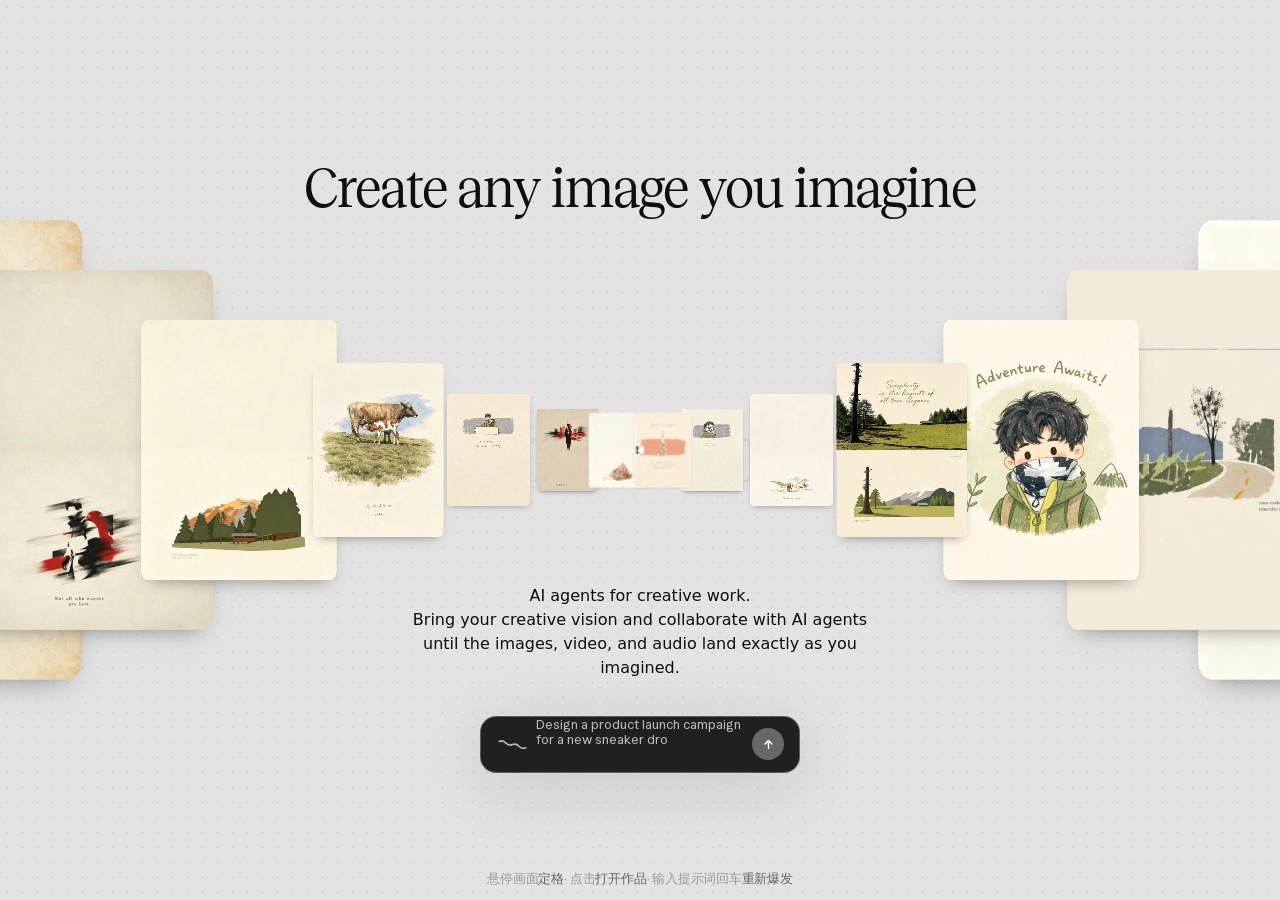
<file: 3D画廊.html>
<!DOCTYPE html>
<html lang="zh-CN">
<head>
<meta charset="UTF-8">
<meta name="viewport" content="width=device-width, initial-scale=1">
<!-- ↓ 这两处是页面之外的文案（浏览器标签页 / 搜索结果），页面上看不见；
     其余所有页面上能看到的文字都在下方脚本顶部的 CONFIG 里 -->
<title>3D 影像环 · 首屏交互模板（复刻 melius.com）</title>
<meta name="description" content="复刻 melius.com 首屏的 3D 影像环交互模板：影像从中心持续向两侧飞出、画布逐块抖动的标题、打字机提示词输入框。">

<!-- 自托管真字体（Reckless / FG Futurist / Ease Standard，逐字照抄原站 @font-face） -->
<link rel="stylesheet" href="assets/fonts/fonts.css">

<style>
/* ============================================================================
   设计 token —— 数值全部取自参考站编译后的 CSS（SOURCE，非目测）
   ========================================================================== */
:root{
  /* 色板：原站 --color-* 逐字照抄 */
  --color-white:#fafafa;
  --color-black:#0e0e0e;
  --color-offblack:#1a1616;
  --color-gray:#676767;
  --color-gray-light-1:#9c9996;
  --color-gray-light-2:#b9b9b9;
  --color-gray-light-2-faded:#b9b9b966;
  --color-gray-light-3:#d9d9d9;
  --color-gray-dark-1:#202020;
  --color-gray-background:#e3e3e3;
  --color-gray-background-2:#e5e3e3;
  --color-orange:#f04e23;

  /* 字体栈：原站 --font-* 逐字照抄（含 metrics 兜底体） */
  --font-reckless-standard:recklessStandard,"recklessStandard Fallback",Georgia,serif;
  --font-fg-futurist:futurist,"futurist Fallback",Arial,"Helvetica Neue",sans-serif;
  --font-ease-standard:easeStandard,"easeStandard Fallback",Arial,"Helvetica Neue",sans-serif;
  --font-mono:"Geist Mono","Geist Mono Fallback",ui-monospace,SFMono-Regular,Menlo,Consolas,monospace;
  --font-sans:ui-sans-serif,system-ui,-apple-system,"Segoe UI",sans-serif;

  /* 字号 token：原站 --t-* 逐字照抄 */
  --t-h-1:400 3.5rem/1 var(--font-reckless-standard);        /* 56px/1 衬线大标题 */
  --t-b-2:400 .85rem/1.2 var(--font-ease-standard);
  --t-b-3:400 .8rem/1.2 var(--font-ease-standard);           /* 12.8px/15.36px */

  /* 缓动：原站 --ease-* 与 GSAP 同名曲线 */
  --ease-out:cubic-bezier(0,0,.2,1);
  --ease-quart-in-out:cubic-bezier(.76,0,.24,1);   /* = GSAP power3.inOut */
  --ease-sin-in-out:cubic-bezier(.37,0,.63,1);
  --ease-out-expo:cubic-bezier(.16,1,.3,1);
  --ease-out-quart:cubic-bezier(.25,1,.5,1);       /* = GSAP power3.out */
  --ease-out-quint:cubic-bezier(.22,1,.36,1);      /* = GSAP power4.out */

  --spacing:.25rem;

  /* 影像环：由 JS 在 resize 时写入 */
  --pw:520px;          /* 画面基准宽（已折算 ring.groupTo） */
}

*,*::before,*::after{ box-sizing:border-box; }
html{
  font-size:16px;                       /* 原站 html{font-size:16px} */
  background-color:var(--color-gray-background);
  color:var(--color-black);
  -webkit-font-smoothing:antialiased;
  -moz-osx-font-smoothing:grayscale;
  overscroll-behavior:none;
}
body{ margin:0; min-height:100svh; overflow:hidden; font-family:var(--font-sans); }
.sr-only{ position:absolute; width:1px; height:1px; margin:-1px; padding:0; overflow:hidden; clip:rect(0 0 0 0); white-space:nowrap; border:0; }

/* ============================================================================
   背景：15px 点阵（2px 圆点 / 8% 黑）—— 原站 data-URI 逐字节照抄
   ========================================================================== */
.bg{
  position:fixed; inset:0; z-index:0; pointer-events:none;
  background-color:var(--color-gray-background);
  background-image:url("data:image/svg+xml,%3Csvg%20xmlns%3D'http%3A%2F%2Fwww.w3.org%2F2000%2Fsvg'%20width%3D'15'%20height%3D'15'%3E%3Crect%20x%3D'6.5'%20y%3D'6.5'%20width%3D'2'%20height%3D'2'%20rx%3D'1'%20ry%3D'1'%20fill%3D'rgb(0%2C0%2C0)'%20fill-opacity%3D'0.08'%2F%3E%3C%2Fsvg%3E");
  background-size:15px 15px;
  background-repeat:repeat;
  background-position:0 0;
}

/* ============================================================================
   首屏骨架
   ========================================================================== */
.hero{ position:relative; min-height:100svh; overflow:hidden; }

/* 影像环所在层（原站：absolute inset-0 flex items-center justify-center overflow-hidden） */
.stage{
  position:absolute; inset:0; z-index:0;
  display:flex; align-items:center; justify-content:center;
  overflow:hidden; pointer-events:none;
}

/* 巨型字标层（原站 absolute z-10 w-[120vw]，GSAP scale 0 → .45 / 3s power3.out）
   —— 原站该层被其 WebGL 画布完全遮住，这里按模板需要保留为极淡的一层 */
.wordmark{
  position:absolute; z-index:1; width:120vw; display:flex; align-items:center; justify-content:center;
  transform:scale(0);
  will-change:transform;
}
.wordmark svg{ width:100%; height:auto; display:block; }
.wordmark text{
  font-family:var(--font-reckless-standard);
  font-size:100px; letter-spacing:-.02em; fill:#202020; opacity:.055;
}

/* ---- 影像环本体 ---------------------------------------------------------- */
.ring{ position:absolute; inset:0; }

/* 单幅画面：尺寸写死为「基准宽」，逐帧只改 transform（不触发布局） */
.card{
  position:absolute; left:50%; top:50%;
  width:var(--pw); aspect-ratio:var(--ar,1);
  transform-origin:50% 50%;
  will-change:transform,opacity;
  backface-visibility:hidden;
  pointer-events:none;
  visibility:hidden;
}
.card__btn{
  display:block; width:100%; height:100%; padding:0; border:0; background:#fff;
  border-radius:var(--radius,4%);          /* 原站 SDF 圆角半径 0.04 */
  overflow:hidden; cursor:pointer;
  box-shadow:0 1px 2px rgba(14,14,14,.06), 0 18px 40px -22px rgba(14,14,14,.5);
  transition:box-shadow 260ms var(--ease-out);
  position:relative;                       /* 让标签条贴在这一层上 */
}
.card__img{
  display:block; width:100%; height:100%; object-fit:cover;
  transition:transform 620ms var(--ease-out-quart), filter 620ms var(--ease-out);
}
/* 悬停反馈必须放在内层元素上：外层 .card 的 transform 每帧被 JS 覆写 */
.card.is-live .card__btn{ pointer-events:auto; }
.card.is-live .card__btn:hover{ box-shadow:0 2px 10px rgba(14,14,14,.12), 0 30px 60px -24px rgba(14,14,14,.6); }
.card.is-live .card__btn:hover .card__img{ transform:scale(1.06); filter:saturate(1.06); }
.card__btn:focus-visible{ outline:2px solid var(--color-orange); outline-offset:3px; }

/* 悬停浮现的标题条 */
.card__tag{
  position:absolute; left:0; right:0; bottom:0; z-index:2;
  display:flex; align-items:center; justify-content:space-between; gap:6px;
  padding:6px 8px; background:rgba(14,14,14,.82); color:var(--color-white);
  font:400 10px/1.2 var(--font-ease-standard); letter-spacing:-.02em;
  opacity:0; transform:translateY(6px);
  transition:opacity 240ms var(--ease-out), transform 240ms var(--ease-out);
  pointer-events:none;
}
.card.is-live .card__btn:hover .card__tag,
.card.is-live .card__btn:focus-visible .card__tag{ opacity:1; transform:none; }

/* ============================================================================
   首屏文案（原站 min-h-main relative flex flex-col items-center justify-center
   overflow-hidden px-5 py-20 lg:px-8）
   ========================================================================== */
.hero__inner{
  position:relative; z-index:2;
  min-height:100svh; display:flex; flex-direction:column;
  align-items:center; justify-content:center; overflow:hidden;
  padding:5rem 1.25rem;
  /* 这一层盖在影像环之上；必须放行指针事件，否则画面点不到、也悬停不了 */
  pointer-events:none;
}
/* 只有真正需要交互的元素重新打开指针事件 */
.prompt-slot{ pointer-events:auto; }
@media (min-width:1024px){ .hero__inner{ padding-left:2rem; padding-right:2rem; } }

/* ---- 大标题：canvas 逐块抖动（原站 t-h-1 relative top-4 lg:top-8） ------- */
.title{
  position:relative; top:1rem;
  display:flex; flex-direction:column; text-align:center;
  font:var(--t-h-1); letter-spacing:-.02em; color:var(--color-black);
  margin:0;
  opacity:0; transform:scale(1.2);
}
@media (min-width:1024px){ .title{ top:2rem; } }
/* 量体用的隐形层：决定 h1 的宽高（原站同款做法） */
.title__sizer{ visibility:hidden; display:block; text-align:center; }
.title__canvas{ position:absolute; pointer-events:none; }
.title.is-in{ animation:titleIn 1.5s var(--ease-out-expo) forwards; }
@keyframes titleIn{ from{ opacity:0; transform:scale(1.2); } to{ opacity:1; transform:none; } }

/* ---- 文案块 + 提示词胶囊（原站 mt-68 lg:mt-100 gap-9） ------------------- */
.below{
  display:flex; flex-direction:column; align-items:center; justify-content:center;
  gap:2.25rem; margin-top:17rem;
  opacity:0; transform:scale(1.2);
}
@media (min-width:1024px){ .below{ margin-top:25rem; } }
.below.is-in{ animation:belowIn 1.5s .2s var(--ease-out-expo) forwards; }
@keyframes belowIn{ from{ opacity:0; transform:scale(1.2); } to{ opacity:1; transform:none; } }

.copy{
  max-width:20rem; text-align:center; text-wrap:balance;
  font:400 1rem/1.5 var(--font-sans); color:var(--color-black);
  margin:0;
}
@media (min-width:1024px){ .copy{ max-width:30rem; } }

/* 提示词位（原站 t-b-3 min-h-[calc(2lh+1.5rem)] lg:max-w-80） */
.prompt-slot{
  font:var(--t-b-3);
  min-height:calc(2lh + 1.5rem);
  width:100%; max-width:100%;
  display:flex; align-items:center; justify-content:center;
}
@media (min-width:1024px){ .prompt-slot{ max-width:20rem; } }

/* ============================================================================
   提示词胶囊（原站：bg-gray-dark-1 / border-gray-light-2-faded /
   rounded-16 / h-55 / px-15 / gap-8 / 32px 圆形按钮）
   ========================================================================== */
.prompt{
  position:relative; width:100%; border-radius:16px;
  background-color:var(--color-gray-dark-1);
  border:1px solid var(--color-gray-light-2-faded);
  box-shadow:0 12px 64px 0 rgba(0,0,0,.12);
  overflow:hidden;
}
/* 橙色流光描边（原站 dock 内的 120deg 渐变环，默认 opacity:0） */
.prompt__glow{
  position:absolute; inset:-1px; border-radius:inherit; padding:1px; opacity:0;
  background-image:linear-gradient(120deg,transparent 35%,var(--color-orange) 50%,transparent 65%);
  background-size:300% 300%;
  -webkit-mask:linear-gradient(#fff 0 0) content-box exclude,linear-gradient(#fff 0 0);
          mask:linear-gradient(#fff 0 0) content-box exclude,linear-gradient(#fff 0 0);
  pointer-events:none; transition:opacity 240ms var(--ease-out);
}
.prompt.is-active .prompt__glow{ opacity:1; animation:glowSweep 2.2s linear infinite; }
@keyframes glowSweep{ from{ background-position:0% 50%; } to{ background-position:300% 50%; } }

.prompt__row{
  position:relative; display:flex; align-items:center; gap:.5rem;
  height:55px; padding:0 15px;
}
.prompt__icon{ flex:none; display:inline-flex; width:32px; height:12px; color:var(--color-gray-light-2); }
.prompt__icon svg{ width:100%; height:100%; display:block; }

.prompt__field{ position:relative; min-width:0; flex:1 1 auto; align-self:stretch; display:flex; align-items:center; }
.prompt__ghost,
.prompt__ph{
  position:absolute; inset-inline:0; top:0; white-space:pre-wrap;
  font:var(--t-b-3); pointer-events:none;
}
.prompt__ghost{ visibility:hidden; }
.prompt__ph{ color:var(--color-gray-light-2); max-height:2rem; overflow:hidden;
  transition:opacity 350ms var(--ease-out); }
.prompt.has-text .prompt__ph{ opacity:0; }
.prompt__input{
  position:relative; z-index:1; width:100%; min-width:0; max-height:2rem;
  field-sizing:content;
  resize:none; border:0; background:transparent; padding:0; outline:none;
  font:var(--t-b-3); color:var(--color-gray-background-2);
  caret-color:var(--color-orange);
}
.prompt__input::placeholder{ color:transparent; }

.prompt__go{
  position:relative; z-index:1; flex:none;
  width:32px; height:32px; border:0; border-radius:9999px; cursor:pointer;
  display:grid; place-items:center; color:#fff;
  background-color:var(--color-gray);
  transition:background-color 200ms var(--ease-out), transform 200ms var(--ease-out);
}
.prompt__go svg{ width:11px; height:11px; display:block; }
.prompt__go:hover{ background-color:var(--color-orange); }
.prompt__go:active{ transform:scale(.92); }
.prompt__go:focus-visible{ outline:2px solid var(--color-orange); outline-offset:2px; }

/* 底部状态行（模板附加：说明当前交互，可按需删） */
.hint{
  position:fixed; z-index:3; left:0; right:0; bottom:14px;
  display:flex; justify-content:center;
  font:var(--t-b-3); letter-spacing:-.02em; color:var(--color-gray-light-1);
  pointer-events:none; opacity:0; transition:opacity .6s var(--ease-out) .8s;
}
.hint.is-in{ opacity:1; }
.hint b{ font-weight:400; color:var(--color-gray); }
/* 视口不够高时，这一行会和正文重叠 —— 直接不显示 */
@media (max-height:760px){ .hint{ display:none; } }

/* ============================================================================
   响应式 / 无障碍
   ========================================================================== */
@media (max-width:1023px){
  :root{ --t-h-1:400 2.5rem/1.05 var(--font-reckless-standard); }
  .below{ margin-top:9rem; gap:1.75rem; }
  .copy{ font-size:.9375rem; }
}
@media (max-width:640px){
  :root{ --t-h-1:400 2rem/1.1 var(--font-reckless-standard); }
  .hero__inner{ padding:4rem 1rem; }
  .below{ margin-top:6rem; }
}
@media (prefers-reduced-motion:reduce){
  .title,.below{ opacity:1; transform:none; animation:none !important; }
  .card__img,.card__tag,.prompt__ph{ transition:none !important; }
  .prompt.is-active .prompt__glow{ animation:none; background-position:50% 50%; }
  .hint{ transition:none; opacity:1; }
}
</style>
</head>
<body>

<div class="bg" aria-hidden="true"></div>

<main class="hero">
  <!-- ===== 影像环层 ===== -->
  <div class="stage" id="stage" aria-hidden="true">
    <div class="wordmark" id="wordmark">
      <svg viewBox="0 0 1000 200" preserveAspectRatio="xMidYMid meet">
        <text id="wordmarkText" x="500" y="150" text-anchor="middle"></text>
      </svg>
    </div>
    <div class="ring" id="ring"></div>
  </div>

  <!-- ===== 文案层 ===== -->
  <div class="hero__inner">
    <h1 class="title" id="title">
      <span class="sr-only" id="titleSR"></span>
      <span class="title__sizer" id="titleSizer" aria-hidden="true"></span>
      <canvas class="title__canvas" id="titleCanvas" aria-hidden="true"></canvas>
    </h1>

    <div class="below" id="below">
      <p class="copy" id="copy"></p>

      <div class="prompt-slot">
        <form class="prompt" id="prompt" autocomplete="off" novalidate>
          <span class="prompt__glow" aria-hidden="true"></span>
          <div class="prompt__row">
            <span class="prompt__icon" aria-hidden="true">
              <svg viewBox="0 0 32 12" fill="none">
                <path d="M3.2 3.4c2.6-1.1 4.8-.2 6.6 1.6 1.8 1.8 4 2.7 6.6 1.6 2.6-1.1 4.8-.2 6.6 1.6 1.8 1.8 4 2.7 6.6 1.6"
                      stroke="currentColor" stroke-width="1.6" stroke-linecap="round"/>
              </svg>
            </span>
            <div class="prompt__field">
              <span class="prompt__ghost" id="promptGhost" aria-hidden="true"></span>
              <span class="prompt__ph" id="promptPh" aria-hidden="true"></span>
              <textarea class="prompt__input" id="promptInput" rows="2"
                        aria-label="Describe what you want to create"></textarea>
            </div>
            <button class="prompt__go" type="submit" aria-label="Submit">
              <svg viewBox="0 0 11 11" fill="none" aria-hidden="true">
                <path d="M5.5 9.5V1.5M5.5 1.5 2 5M5.5 1.5 9 5"
                      stroke="currentColor" stroke-width="1.4" stroke-linecap="round" stroke-linejoin="round"/>
              </svg>
            </button>
          </div>
        </form>
      </div>
    </div>
  </div>
</main>

<!-- 底部操作提示：文字不写在这里，改 CONFIG.hint 即可（见文件下方脚本顶部） -->
<div class="hint" id="hint"></div>

<script>
"use strict";
/* ============================================================================
   0. 配置 —— 页面上所有能看到的文字都在这里，改这一个对象就够了
   ----------------------------------------------------------------------------
   可见文案总表（改哪一行 = 页面上哪一处变）：

     CONFIG.brand              →  背景那行巨大的淡字标（默认 PORTFOLIO）
     CONFIG.title.prefix       →  大标题前半句「Create any」
     CONFIG.title.words[]      →  大标题中间那个逐块抖动的词（轮播，几个都行）
     CONFIG.title.suffix       →  大标题后半句「you imagine」
     CONFIG.title.accessible   →  读屏软件念的完整标题（页面上不显示）
     CONFIG.description        →  标题下方那段说明文案（\n 换行）
     CONFIG.prompts[]          →  输入框里循环打字的示例提示词
     CONFIG.works[].t / .en    →  每幅作品的中文名 / 英文名（悬停标签 + 详情页）
     CONFIG.works[].img        →  该作品的画廊图；ar 是它的宽高比（不裁切就靠这个）
     CONFIG.hint               →  最底下那行操作提示（留空字符串即隐藏）
     CONFIG.a11y.*             →  无障碍标签（页面上不显示）

   不在 CONFIG 里的只有 <head> 里两处，在文件最上面：
     <title>                     →  浏览器标签页标题
     <meta name="description">   →  搜索引擎摘要

   改作品名时记得 work.html 里的 WORKS 也要一起改（同一编号、同一名字）。
   ========================================================================== */
const CONFIG = {
  /* 巨型字标（背景那层巨大的淡字） */
  brand: "PORTFOLIO",

  /* 大标题：中间那个词会逐块抖动地轮换（原站 prefix/words/suffix 逐字照抄） */
  title: {
    prefix: "Create any",
    suffix: "you imagine",
    words: ["image", "UI Design", "APP", "Web", "Figma", "ICON"],
    accessible: "Create anything you imagine",
  },

  /* 说明文案（\n = 强制换行） */
  description: "AI agents for creative work.\nBring your creative vision and collaborate with AI agents until the images, video, and audio land exactly as you imagined.",

  /* 最底下那行操作提示；支持 HTML（<b> 会显示成加深色）。留空字符串 "" 即隐藏整行 */
  hint: "悬停画面 <b>定格</b> · 点击 <b>打开作品</b> · 输入提示词回车 <b>重新爆发</b>",

  /* 无障碍标签：读屏软件会念，页面上不显示 */
  a11y: {
    prompt: "Describe what you want to create",
    submit: "Submit",
  },

  /* 输入框里循环打字的示例提示词（原站 r7 数组逐字照抄） */
  prompts: [
    "Design a product launch campaign for a new sneaker drop…",
    "Storyboard a 30-second trailer for a sci-fi short film…",
    "Generate ad creative for a summer skincare collection…",
    "Mock up a landing page for a fintech mobile app…",
    "Write a release teaser for an indie synth-pop single…",
  ],

  /* 作品数据：img 换成自己的图 / href 换成自己的详情页
     ar = 图片宽高比。画廊图已统一处理成 3:4（1080×1440），整张完整显示、不裁切。
     标题目前是占位编号；改成自己的作品名时，work.html 里的标题也要同步改。 */
  works: [
    { t:"大叻，2024", en:"Dalat, 2024", desc:"A rose-brick church clusters low and right, two-thirds of the sheet left as luminous sky. Fine ink linework fixes the architecture; watercolour handles the surrounding greenery, softened by dots and wet bleed. A blush oval stamped Dalat 2024 turns a drawing into a dated keepsake: resistance to disappearance.", img:"assets/works/main/01.webp", ar:0.75 },
    { t:"信仰是一束光", en:"Faith Is a Light", desc:"A gothic spire cuts vertically through a rough coral brushstroke that reads as light itself: not light falling on the tower but light as ground. Crosshatched ink lines shape the architecture; dry-brush colour leaves paper breathing through. Above and below, scripted verses. Steadfast, luminous, quietly devotional.", img:"assets/works/main/02.webp", ar:0.75 },
    { t:"有些火，不为取暖", en:"Some Fires Are Not Meant to Warm the World", desc:"A figure stands centred above a vast blank, dissolving into a radial burst of red and black streaks; a dim red disc is half-hidden behind the head. Photographic texture collides with brush-driven blur and print grain. Fire as rupture rather than warmth: a declaration of destructive, self-defining force.", img:"assets/works/main/03.webp", ar:0.75 },
    { t:"风知道我要去哪里", en:"The Wind Knows Where I Am Going", desc:"A grey-violet dry-brush panel frames a small half-length portrait, face masked by a checkered scarf, gaze directed out of frame. Ink and thin watercolour leave him barely described; the huge blank beneath carries two handwritten lines. Identity withheld, direction asserted: the wind, not the map, knows.", img:"assets/works/main/04.webp", ar:0.75 },
    { t:"继续走，世界在等你", en:"Keep Going, the World Is Waiting", desc:"The same figure returns inside the same grey-violet panel, now unrolling a blank white scroll across the centre: the only pure white, and the fulcrum of the composition. A companion piece to the portrait beside it, interior conviction answered by outward departure. The unwritten future is handed to the viewer.", img:"assets/works/main/05.webp", ar:0.75 },
    { t:"田园时光，1967", en:"Pastoral Days, 1967", desc:"Seven-eighths of the page is bare; a single cow, two grazing companions and pale hills occupy only the lowest strip. Washed greens and clay yellows, light values only, as though bleached by time. Two birds provide the sole movement against the stillness. Pastoral, invented 1967: an elegy for slowness.", img:"assets/works/main/06.webp", ar:0.75 },
    { t:"山坡旁，1964", en:"By the Hillside, 1964", desc:"A cow and her suckling calf hold the centre of a grassy island, the mother's gaze turned out of frame. Transparent glazes layer ochre and grey fleece against cerulean sky; grass built from dry short strokes. Warm against cool, vigilance against tenderness: the most naturalistic light in the series.", img:"assets/works/main/07.webp", ar:0.75 },
    { t:"简约，是一切优雅的基调", en:"Simplicity Is the Keynote of All True Elegance", desc:"A photograph and its vector reduction are stacked in dialogue: identical tall spruce and hut, identical shadows. The illustration strips texture to flat shapes, keeping only tonal structure. Sunlight, real grass and curated olive sit above one another, demonstrating rather than quoting the motto: simplicity as keynote, elegance as residue.", img:"assets/works/main/08.webp", ar:0.75 },
    { t:"在自然的怀抱里，遇见真正的自己", en:"In the Embrace of Nature", desc:"A flat vector valley of olive meadow, dark conifer wall, rocky orange mountain and small timber cabin occupies only the lowest sixth of the sheet. No gradients, no cast shadow; depth is built from layered silhouettes and tonal shifts. Nature abstracted into portable calm, numbered like an edition.", img:"assets/works/main/09.webp", ar:0.75 },
    { t:"冒险在召唤", en:"Adventure Awaits", desc:"A chibi portrait of the traveller: olive hooded jacket, checkered scarf across the mouth, backpack straps, haloed by a soft green airbrushed oval. Grainy crayon brushes keep it deliberately unpolished; a yellow star is the single accent. A mascot image of anticipation, youth, and the call outward.", img:"assets/works/main/10.webp", ar:0.75 },
    { t:"流浪的人，未必迷失", en:"Not All Who Wander Are Lost", desc:"A tiny walking figure is smeared into horizontal streaks of black and red on a large empty field; small black squares float at left, the epigraph sits low as a plinth. Motion blur turns walking into passing through. Tolkien's defence of drifting, restated for a figure without a face.", img:"assets/works/main/11.webp", ar:0.75 },
    { t:"路会温柔地记得你", en:"Softly, the Road Remembers", desc:"A road curves out of frame through a torn-paper window of flat colour: slate hills, olive scrub, a single thin post. Muted earth tones, risograph grain and one yellow dash draw the eye onward. Enormous emptiness becomes silence, and the road, already remembering the walker, carries memory beyond the picture edge.", img:"assets/works/main/12.webp", ar:0.75 },
    { t:"月、城堡与向日葵", en:"Nocturne for a Sunflower Moon", desc:"A stone crescent moon encloses a sleeping face, two complementary shapes locked in embrace; sunflowers arc between them while a miniature castle rests below. Cool slate blue meets high-chroma yellow, glazed with aged parchment. Digital painting mimics carved stone and porcelain skin. Together they form a wish-list: dream, fidelity, a castle held rather than reached.", img:"assets/works/main/13.webp", ar:0.75 },
    { t:"小小烛火，大大心愿", en:"Little Flame, Big Wishes", desc:"A single slice of cake, drawn in shaky crayon strokes, floats at the top of an otherwise empty sheet. Five colours only; a cool blue candle makes the yellow flame burn brighter. Childlike, deliberately clumsy linework turns the vast blank below into the volume of a wish: small flame, enormous asking.", img:"assets/works/main/14.webp", ar:0.75 },
    { t:"我们不是剪影", en:"We Are Not Silhouettes", desc:"A loose band of figures stands low in the frame beneath a single vertical shaft of vermilion, the only saturated colour on a near-monochrome paper field. Charcoal sweeps converge inward; long shadows steady the horizon. Silhouettes that refuse anonymity: a collective pause, dignified, before light returns.", img:"assets/works/main/15.webp", ar:0.75 },
    { t:"花园，1978", en:"Garden, 1978", desc:"Pen-and-wash watercolour builds a floating garden island: potted trees and pink blossom anchored left, a boardwalk leading right to a thatched cabin, distant hills dissolving into paper. Wet-in-wet washes, dry-brush fibres, untouched white as light. The invented year 1978 turns cultivation into recollection: a small, tendered paradise.", img:"assets/works/main/16.webp", ar:0.75 },
    { t:"静下来，便知", en:"Be Still, and Know", desc:"A palm-sized square of opaque paint floats high on an empty page: an arch of sand, ochre and dusty rose, a wooden crucifix above, a small pale figure at its centre. Coarse bristle edges, fresco-like residue. Below, two handwritten words of Psalm 46:10. Scale and silence, not ornament, carry the devotion.", img:"assets/works/main/17.webp", ar:0.75 },
    { t:"归隐，1987", en:"Retreat, 1987", desc:"A boardwalk crosses dark water to a thatched cabin, hedged by flowering shrubs; a small stone figure sits at right. Layered greens, warm timber and near-black water, with white blossoms replacing sunlight. Sponge-dabbed foliage and wet washes make a sanctuary: separated by water, connected by a bridge one need not cross.", img:"assets/works/main/18.webp", ar:0.75 },
    { t:"山抱一个韵字", en:"Yun: An Echo Between Mountains", desc:"A wordmark that is a landscape: three peaks — sage and two deep pines — cradle a white disc holding the calligraphic character Yun. A single gold line draws water below; a red seal anchors the corner. Sound becomes scenery, and the aftertone of tea is written as mountains holding one word.", img:"assets/works/main/19.webp", ar:0.75 },
    { t:"石上茶事", en:"Tea on Stone", desc:"Brand still life on stacked slate: a gnarled branch, a white porcelain deer, two cups and a pitcher bearing the Yun mark, one dark bloom at its foot, all against molten gold. Warm side light models every glaze and stone edge. An old literati table is restaged for a new tea house.", img:"assets/works/main/20.webp", ar:0.75 },
    { t:"纸上山水", en:"Mountains on Paper", desc:"A take-away cup becomes a scroll: the Yun landscape printed small on white paper, held sharp while stacked cups and lids blur into the dark room behind. Rim light rounds each mouth; shallow focus locks the gaze. The disposable object is quietly promoted, carrying mountains and water out the door.", img:"assets/works/main/21.webp", ar:0.75 },
    { t:"折页里的呼吸", en:"The Quiet Fold", desc:"Stationery speaks in a whisper: a folded card opens to a green mountain and the circled Yun, beside a business card and a single pencil on generous cream. High-key light erases almost every shadow. The identity lives in restraint — blank space kept as good manners, ink spent only where it must be.", img:"assets/works/main/22.webp", ar:0.75 },
    { t:"绿的秩序", en:"Order in Green", desc:"The system laid out in isometric discipline: deep-green boxes in four sizes, white tubes and a round soap marching along one diagonal on cream, the Yun landscape wrapping every surface. Soft top light, short shadows, two colours and a gold line — a family portrait of restraint, rhythm and repetition.", img:"assets/works/main/23.webp", ar:0.75 },
    { t:"把早晨调成慢速", en:"Where Slow Mornings Begin", desc:"A lifestyle app opens on cream white: an oversized greeting, pill filters, and one forest-green action colour. A full-bleed photograph of linen and curtain light anchors the grid; two warm thumbnails continue the palette. Hierarchy reads like a magazine contents page: everything invites slow reading, nothing shouts.", img:"assets/works/main/24.webp", ar:0.75 },
    { t:"四个入口", en:"Four Doors into the Day", desc:"Explore turns taxonomy into colour: four soft-cornered tiles — terracotta, olive, slate blue and brick red — carry white type and a faint diagonal sheen above quiet collection rows. Navigation becomes a set of doors, and each colour a room in the same calm house. Choosing a category feels like choosing a mood.", img:"assets/works/main/25.webp", ar:0.75 },
    { t:"细读一个早晨", en:"Reading a Morning Closely", desc:"The guide opens like a page from a quiet magazine: unmade linen washed in window light, then title, byline and a short checklist of small needs, ticked in muted green. Generous margins keep the reading line pure. Knowledge is framed as a keepsake — the save button waits below like a bookmark.", img:"assets/works/main/26.webp", ar:0.75 },
    { t:"存给慢一点的日子", en:"Saved for a Slower Day", desc:"A saved list keeps its promises in rows: thumbnail, category, title and a small green bookmark, each entry stamped with its own quiet timestamp. Segmented filters and two collection cards add order without weight. The screen becomes a shelf of postponed pleasures, patiently waiting for a slower day.", img:"assets/works/main/27.webp", ar:0.75 },
    { t:"一个读者的自画像", en:"The Reader, Collected", desc:"Profile as self-portrait: an avatar and email, three counting numbers — saved, collections, following — and one deep-green card carrying the product's promise, closed by small orderly preference rows. No photograph softens it. Identity here is quantitative and calm: a life measured in what one chose to keep.", img:"assets/works/main/28.webp", ar:0.75 },
    { t:"住进一把椅子之前", en:"Before You Move In", desc:"A furniture app pitched in five floating screens on black: catalogue cards, a violet neon room with a purple armchair, a product detail, a feature grid and a wireframe room awaiting furniture. Placeholder text betrays its concept-stage nature. The promise is spatial: rehearse a life before buying the chair.", img:"assets/works/main/29.webp", ar:0.75 },
    { t:"毛孩子的主页", en:"A Home Full of Paws", desc:"A pet community app centred on a corgi: profile card, glossy clay-rendered mascot, icon banners and a friend feed, floating above a tilted cascade of sibling screens in blue and apricot. Soft 3D rendering and placeholder text mark the concept. Here the pet holds the account, and cuteness is the interface.", img:"assets/works/main/30.webp", ar:0.75 },
    { t:"负重自白", en:"Who I Am", desc:"A young trekker faces the camera under hard studio light, chartreuse shell and olive pack splitting the frame into two greens. Distressed print texture, scratched edges and a handwritten caption overlay the photoreal portrait. Gear becomes identity: the declaration is worn on the back, not spoken aloud.", img:"assets/works/main/31.webp", ar:0.75 },
    { t:"群鸟离纸", en:"Ascending in Halftone", desc:"A stencil-printed flock lifts through a tall grey frame: pale cyan birds rendered in visible halftone dots, swirling upward and dissolving into pure grain at the bottom, woodgrain breathing through the ink. Take-off is frozen mid-air — freedom and disappearance written in the same dissolving dot pattern.", img:"assets/works/main/32.webp", ar:0.75 },
    { t:"从一叶到一盏", en:"From Leaf to Cup", desc:"An ink-block diagram of tea's whole life: leaf, mountain, terraced fields, a picking hand, a rolling worker, bowl and pot circling the central character cha with one red seal. Coarse carved edges and stencil grain on paper white hold the light. A single word keeps the cycle, from hillside to cup.", img:"assets/works/main/33.webp", ar:0.75 },
    { t:"钟声失真", en:"The Pink Church, Half-Remembered", desc:"A gothic pink church — Da Lat's landmark silhouette — stands intact while horizontal smears drag its flanks into static, as if the memory were losing signal. Aged postcard paper, muted rose against grey-teal. Travel reduced to a cached image: the tower holds, and the rest is weather.", img:"assets/works/main/34.webp", ar:0.75 },
  ],

  /* 影像环几何 —— 全部来自参考站 WebGL 场景源码，不要随意改 */
  ring: {
    panelWidth:  .75,   // 画面宽 = panelWidth × 视野宽（原站 isDesktop ? .75 : 1.2）
    panelWidthMobile: 1.2,
    flyDistance: 1.65,  // 飞出终点 = flyDistance × 视野宽（原站 vWidth * 1.65）
    interval:    900,   // 每 900ms 左右各发射一幅（原站 startFiring 默认 interval）
    duration:    9.6,   // 单幅从中心飞到边界耗时 9.6s（原站 duration）
    reveal:      1.75,  // 出场渐进 1.75s power3.inOut
    zoomFrom:    1.2,   // 整组缩放 1.2 → 0.5（原站 animateZoomOut）
    zoomTo:      0.5,
    zoomTime:    1.5,
    cylindrical: 1,     /* 柱面纵向压缩终值（原站 distortionCylindricalFactor = 0.7）。
                           原站靠它做「圆柱感」，代价是越靠屏幕两侧画面被纵向拉伸越多：
                           实测 cf=0.7 时最外侧画面被拉长 42.9%（比例 0.75 → 0.525），
                           靠近中心的才 0%。本页展示的是绘画作品（带排版文字），
                           拉伸即失真，所以默认关掉（=1 即零拉伸）。想要原站那种圆柱感，
                           把这里改回 0.7 即可。 */
    corner:      4,     // 圆角百分比（原站 SDF 半径 0.04）
    desktopMin:  1024,  // 与 CSS 的 lg 断点保持一致（原站按设备判定 isDesktop）
  },

  /* 打字机（原站 characterDelayMs: 24 / 淡出 350ms） */
  typeSpeed: 24,
  typeHold:  1500,
};

/* ============================================================================
   1. 小工具
   ========================================================================== */
const clamp01 = v => v < 0 ? 0 : v > 1 ? 1 : v;
const lerp = (a, b, t) => a + (b - a) * t;
/** GLSL/GSAP 同款 smoothstep(edge0, edge1, x) */
function smoothstep(e0, e1, x){
  const t = clamp01((x - e0) / (e1 - e0));
  return t * t * (3 - 2 * t);
}
/* GSAP 缓动的解析式（因为整条时间线是按 rAF 自己算的，不用 CSS 动画） */
const easeInOutQuart = t => t < .5 ? 8*t*t*t*t : 1 - Math.pow(-2*t + 2, 4) / 2;  // power3.inOut
const easeOutQuart   = t => 1 - Math.pow(1 - t, 4);                                // power3.out
const easeOutQuint   = t => 1 - Math.pow(1 - t, 5);                                // power4.out
const easeOutExpo    = t => t >= 1 ? 1 : 1 - Math.pow(2, -10 * t);                 // easeOutExpo
const easeInOutCubic = t => t < .5 ? 4*t*t*t : 1 - Math.pow(-2*t + 2, 3) / 2;      // 标题换字宽度插值

const reduceMotion = window.matchMedia("(prefers-reduced-motion: reduce)").matches;

/* ============================================================================
   2. 影像环引擎
   ----------------------------------------------------------------------------
   参考站的做法（源码逐个常数还原）：
     · 每幅画面是一张 □ 贴图平面，宽度 = .75 × 视野宽
     · 画面沿 idx 奇偶分成左右两队，每 900ms 各发射一幅
     · 单幅生命周期 9.6s：位置 x = ±1.65×视野宽×s，缩放走 0.125→1 的包络 n
     · 开场先把两队按 0.09375 的进度均匀铺开（preDistributeCards），形成连续人流
     · 整组先 scale 1.2，开场 1.5s 内压到 0.5
     · 后期再叠一层「柱面压缩」：越靠屏幕两侧，纵向拉伸越多（原站 WebGL 后处理）
   ========================================================================== */
const R = {
  W:0, H:0,        // 舞台尺寸（px）
  base:0,          // 基准画面宽（已折算 zoomTo）
  G:1.2,           // 整组缩放（开场 1.2 → 0.5）
  reveal:1,        // 出场渐进系数
  cf:1,            // 柱面因子（开场 1 → 0.7）
  fired:false,     // 是否已开始发射
  acc:0,           // 发射累加器
  iL:0, iR:0,
  paused:false,
  cards:[], left:[], right:[],
};

const cfg = CONFIG.ring;
const stage = document.getElementById("stage");
const ringEl = document.getElementById("ring");

function buildRing(){
  const frag = document.createDocumentFragment();
  CONFIG.works.forEach((w, i) => {
    const dir = (i % 2 === 0) ? -1 : 1;               // 原站：idx % 2 === 0 → left
    const el = document.createElement("div");
    el.className = "card";
    el.style.setProperty("--ar", w.ar || 1);
    el.style.setProperty("--i", i);

    const btn = document.createElement("button");
    btn.type = "button";
    btn.className = "card__btn";
    btn.setAttribute("aria-label", `${w.t} ${w.en}`);
    btn.addEventListener("click", () => { location.href = w.href || ("work.html?id=" + (i + 1)); });

    const img = document.createElement("img");
    img.className = "card__img";
    img.src = w.img;
    img.alt = w.t;
    img.decoding = "async";
    img.addEventListener("load", () => {
      if (img.naturalWidth && img.naturalHeight){
        const ar = img.naturalWidth / img.naturalHeight;
        el.style.setProperty("--ar", ar.toFixed(4));
        card.ar = ar;
      }
    });

    const tag = document.createElement("span");
    tag.className = "card__tag";
    tag.innerHTML = `<span>${w.t}</span><span>${w.en}</span>`;

    btn.append(img, tag);
    el.append(btn);
    frag.append(el);

    const card = { el, btn, img, dir, p:0, firing:false, held:false, ar: w.ar || 1 };
    // 悬停 = 定格这一幅 + 暂停继续发射（否则画面会从光标下飞走，点不到也读不了标签）
    btn.addEventListener("pointerenter", () => { card.held = true; R.paused = true; });
    btn.addEventListener("pointerleave", () => { card.held = false; R.paused = false; });
    R.cards.push(card);
    (dir < 0 ? R.left : R.right).push(card);
  });
  ringEl.append(frag);
}

/** 舞台尺寸变化：只需更新基准宽（画面尺寸固定，逐帧只改 transform） */
function measure(){
  R.W = stage.clientWidth;
  R.H = stage.clientHeight;
  R.isDesktop = R.W >= cfg.desktopMin;                 // 原站 et.isDesktop
  R.base = (R.isDesktop ? cfg.panelWidth : cfg.panelWidthMobile) * R.W * cfg.zoomTo;
  document.documentElement.style.setProperty("--pw", R.base.toFixed(2) + "px");
  document.documentElement.style.setProperty("--radius", cfg.corner + "%");
}

/** 原站 preDistributeCards：按 interval/(1000·duration) 的步长把两队均匀铺开 */
function distribute(){
  const step = cfg.interval / (1000 * cfg.duration);
  for (const pool of [R.left, R.right]){
    for (let k = 0; k < pool.length; k++){
      const p0 = k * step;
      if (p0 >= 1) break;
      startFire(pool[k], p0);
    }
  }
}
function startFire(c, p0){
  c.p = p0 || 0;
  c.firing = true;
}
function fireNext(pool, key){
  const n = pool.length;
  for (let k = 0; k < n; k++){
    const idx = (R[key] + k) % n;
    if (!pool[idx].firing){
      startFire(pool[idx], 0);
      R[key] = (idx + 1) % n;
      return;
    }
  }
}

/** 落位 + 绘制一幅画面 */
function place(c){
  const p = c.p * R.reveal;                                  // 原站 i = fireProgress * revealFactor
  const S = smoothstep(0, 1, p);
  const s = .5 * S * S + .5 * S;                             // 原站 .5*easeInQuad(s)+.5*s
  const r = R.isDesktop ? .2 : .3;                           // 原站 isDesktop ? .2 : .3
  const n = .125 * smoothstep(0, .15, p) + .875 * smoothstep(r, 1, p);

  const X  = c.dir * cfg.flyDistance * R.W * s * R.G;        // px
  const k  = n * (R.G / cfg.zoomTo);                         // 基准宽已折算 zoomTo

  // 原站后处理：柱面压缩 = 越靠屏幕两侧，纵向越拉伸
  const fx = .5 + X / R.W;
  const xF = Math.min(1, Math.pow(2 * Math.abs(fx - .5), 2));
  const kY = 1 / (1 - xF * (1 - R.cf));

  const halfW = R.base * k * .5;
  const off = Math.abs(X) - halfW > R.W * .5 + 8;            // 完全出画 → 不绘制

  c.el.style.transform = `translate(-50%,-50%) translate3d(${X.toFixed(2)}px,0,0) scale(${k.toFixed(4)},${(k * kY).toFixed(4)})`;
  c.el.style.zIndex = String(100000 - Math.round((s + n) * 1000));   // 原站 renderOrder = s + n
  c.el.style.visibility = (off || k < .0015) ? "hidden" : "visible";
  c.el.classList.toggle("is-live", !off && k > .05);
}

let last = performance.now(), t0 = last, introDone = false;
function frame(now){
  const dt = Math.min(now - last, 100); last = now;
  const el = now - t0;

  if (reduceMotion){
    // 无动画模式：直接按稳态把画面摆好，一帧即可
    if (!introDone){ distribute(); R.reveal = 1; R.G = cfg.zoomTo; R.cf = cfg.cylindrical;
      for (const c of R.cards) place(c); introDone = true; }
    return;
  }

  // 整组缩放 1.2 → 0.5（zoomTime 内 power3.inOut）
  if (R.fired) R.G = lerp(cfg.zoomFrom, cfg.zoomTo, easeInOutQuart(clamp01((el - 0) / (cfg.zoomTime * 1000))));
  else R.G = cfg.zoomFrom;

  // 柱面因子 1 → .7（2s power4.out），与发射同时开始
  R.cf = R.fired ? lerp(1, cfg.cylindrical, easeOutQuint(clamp01(el / 2000))) : 1;

  // 出场渐进 0 → 1（1.75s power3.inOut）
  if (R.fired && R.reveal < 1) R.reveal = easeInOutQuart(clamp01(el / (cfg.reveal * 1000)));

  if (R.fired){
    R.acc += dt;
    while (R.acc >= cfg.interval){
      R.acc -= cfg.interval;
      if (!R.paused){ fireNext(R.left, "iL"); fireNext(R.right, "iR"); }
    }
    for (const c of R.cards){
      if (!c.firing) continue;
      if (c.held){ place(c); continue; }        // 悬停定格：保持不动但仍然绘制
      c.p += dt / (1000 * cfg.duration);
      if (c.p >= 1){                      // 原站：飞完即 innerGroup.visible = false 并复位
        c.firing = false; c.p = 0;
        c.el.style.visibility = "hidden";
        c.el.classList.remove("is-live");
        continue;
      }
      place(c);
    }
  }
  requestAnimationFrame(frame);
}

/* ============================================================================
   3. 大标题：canvas 逐块抖动（逐行复刻参考站的 canvas 渲染器）
   ----------------------------------------------------------------------------
   · 隐形的量体 span 决定 h1 尺寸，真正的字画在 canvas 上
   · 两套图层：d = 前后缀文字，p = 中间那个词
   · 换字时把 p 层降采样成「块」再放大回来（imageSmoothingEnabled=false），
     块数 c = 1 + round((maxBlock-1)·sin(π·进度))，于是出现方块马赛克
   ========================================================================== */
const TITLE = { words: CONFIG.title.words, total:0, seg:[] };

function initTitle(){
  const h1 = document.getElementById("title");
  const sizer = document.getElementById("titleSizer");
  const canvas = document.getElementById("titleCanvas");
  const srEl = document.getElementById("titleSR");
  const copyEl = document.getElementById("copy");
  const markEl = document.getElementById("wordmarkText");
  const hintEl = document.getElementById("hint");

  const { prefix, suffix, words, accessible } = CONFIG.title;
  /* 量体层用「最宽的那个词」排版，这样 h1 的宽度永远够放下最长的词、标题不会跳行。
     先按字符数猜一个（字体还没加载时也能用），真正定稿在 metrics() 里按像素宽重选。 */
  let longest = words.reduce((a, b) => b.length > a.length ? b : a);
  sizer.textContent = `${prefix} ${longest} ${suffix}`;
  srEl.textContent = accessible;
  h1.setAttribute("aria-label", accessible);
  markEl.textContent = CONFIG.brand;
  copyEl.innerHTML = CONFIG.description.replace(/\n/g, "<br>");

  // 底部提示行：内容来自 CONFIG.hint；留空则整行不显示
  if (CONFIG.hint && CONFIG.hint.trim()){
    hintEl.innerHTML = CONFIG.hint;
  } else {
    hintEl.remove();
  }
  // 无障碍标签
  document.getElementById("promptInput").setAttribute("aria-label", CONFIG.a11y.prompt);
  document.querySelector(".prompt__go").setAttribute("aria-label", CONFIG.a11y.submit);

  // 时间线：hold 1300ms + swap 650ms（原站逐字照抄）
  TITLE.seg = words.flatMap((w, i) => [
    { type: "hold", word: w, ms: 1300 },
    { type: "swap", from: w, to: words[(i + 1) % words.length], ms: 650 },
  ]);
  TITLE.total = TITLE.seg.reduce((a, s) => a + s.ms, 0);

  if (reduceMotion){                       // 无动画：静态画一个词
    sizer.textContent = `${prefix} ${words[0]} ${suffix}`;
    return;
  }

  const ctx = canvas.getContext("2d");
  const textC = document.createElement("canvas"), textX = textC.getContext("2d");   // d 层
  const slotC = document.createElement("canvas"), slotX = slotC.getContext("2d");   // p 层
  const blockC = document.createElement("canvas"), blockX = blockC.getContext("2d");// 块层
  const M = { w:0, h:0, bleed:0, dpr:1, font:"", color:"", fontSize:0, lineHeight:0,
              ascent:0, descent:0, space:0, widths:new Map(), maxSlot:0, maxBlock:2 };
  let key = null, raf = 0, dead = false;

  const q = (a, b, x) => { const t = clamp01((x - a) / (b - a)); return t * t * (3 - 2 * t); };
  const segAt = ms => {
    let r = ms % TITLE.total;
    for (const s of TITLE.seg){ if (r < s.ms) return { seg:s, p:r / s.ms }; r -= s.ms; }
    return { seg: TITLE.seg[0], p:0 };
  };

  function metrics(){
    const cs = getComputedStyle(h1);
    M.fontSize   = parseFloat(cs.fontSize);
    M.lineHeight = parseFloat(cs.lineHeight) || M.fontSize * 1.1;
    M.font       = `${cs.fontStyle} ${cs.fontWeight} ${cs.fontSize} ${cs.fontFamily}`;
    M.color      = cs.color;
    M.w = h1.offsetWidth; M.h = h1.offsetHeight;
    M.bleed = Math.round(.3 * M.fontSize);
    M.dpr = window.devicePixelRatio || 1;
    M.maxBlock = Math.max(2, Math.round(M.fontSize / 8));       // 原站 rj = 1/8

    const cw = M.w + 2 * M.bleed, ch = M.h + 2 * M.bleed;
    for (const c of [canvas, textC, slotC, blockC]){ c.width = Math.round(cw * M.dpr); c.height = Math.round(ch * M.dpr); }
    for (const c of [ctx, textX, slotX]){
      c.setTransform(M.dpr, 0, 0, M.dpr, 0, 0);
      c.font = M.font;
      if ("letterSpacing" in c) c.letterSpacing = cs.letterSpacing;
    }
    canvas.style.width = cw + "px"; canvas.style.height = ch + "px";
    canvas.style.top = -M.bleed + "px"; canvas.style.left = -M.bleed + "px";

    // 每个词的像素宽 / 空格宽
    M.space = textX.measureText(" ").width;
    M.widths = new Map(words.map(w => [w, textX.measureText(w).width]));
    M.maxSlot = Math.max(...M.widths.values());

    /* 量体层必须按「像素上最宽」的词排版，不能按字符数 ——
       例如 "UI Design"(9 字符) 比 "campaign"(8 字符) 字符多，但中间那个空格很窄，
       真正的宽度排序要用 measureText 说话。换词表后这里会自动重新选。 */
    const widest = words.reduce((a, b) => M.widths.get(b) > M.widths.get(a) ? b : a, words[0]);
    const want = `${prefix} ${widest} ${suffix}`;
    if (sizer.textContent !== want){
      longest = widest;
      sizer.textContent = want;    // 量体层变了 → h1 尺寸变了，重跑一次再取尺寸
      metrics();
      return;
    }

    const m = textX.measureText(longest);
    M.ascent  = m.fontBoundingBoxAscent  ?? M.fontSize * .8;
    M.descent = m.fontBoundingBoxDescent ?? M.fontSize * .2;
    key = null;
  }

  /** 画两套图层，返回中间词的落位矩形 */
  function layout(word, drawW){
    const items = [
      ...prefix.split(" ").map(t => ({ text:t })),
      { slot: word },
      ...suffix.split(" ").map(t => ({ text:t })),
    ];
    for (const it of items){
      if (it.slot !== undefined){ it.drawW = drawW; it.layoutW = M.maxSlot; }
      else { it.drawW = textX.measureText(it.text).width; it.layoutW = it.drawW; }
    }
    const lines = [[]]; let cur = 0;
    for (const it of items){
      const line = lines[lines.length - 1];
      const w = line.length ? cur + M.space + it.layoutW : it.layoutW;
      if (line.length && w > 1.02 * M.w){ lines.push([it]); cur = it.layoutW; }
      else { line.push(it); cur = w; }
    }
    for (const c of [textX, slotX]){
      c.clearRect(0, 0, M.w + 2 * M.bleed, M.h + 2 * M.bleed);
      c.fillStyle = M.color; c.textBaseline = "alphabetic";
    }
    const top = M.bleed + (M.h - lines.length * M.lineHeight) / 2;
    let rect = null;
    lines.forEach((line, li) => {
      let x = M.bleed + (M.w - line.reduce((a, it, i) => a + it.drawW + (i ? M.space : 0), 0)) / 2;
      const ly = top + li * M.lineHeight;
      const base = ly + (M.lineHeight - (M.ascent + M.descent)) / 2 + M.ascent;
      for (const it of line){
        if (it.slot !== undefined){
          slotX.textAlign = "center";
          slotX.fillText(it.slot, x + it.drawW / 2, base);
          rect = { x, y: ly, w: it.drawW, h: M.lineHeight };
        } else {
          textX.textAlign = "left";
          textX.fillText(it.text, x, base);
        }
        x += it.drawW + M.space;
      }
    });
    return rect;
  }

  function compose(blocks, rect){
    const cw = M.w + 2 * M.bleed, ch = M.h + 2 * M.bleed;
    ctx.setTransform(M.dpr, 0, 0, M.dpr, 0, 0);
    ctx.clearRect(0, 0, cw, ch);
    ctx.imageSmoothingEnabled = true;
    ctx.drawImage(textC, 0, 0, cw, ch);                     // 前后缀
    if (blocks <= 1){ ctx.drawImage(slotC, 0, 0, cw, ch); return; }   // 完整词

    // 把「词」层降采样成 blocks × blocks 的小图，再按最近邻放大 → 方块马赛克
    const bw = Math.max(1, Math.ceil(cw / blocks)), bh = Math.max(1, Math.ceil(ch / blocks));
    blockX.setTransform(1, 0, 0, 1, 0, 0);
    blockX.clearRect(0, 0, bw, bh);
    blockX.imageSmoothingEnabled = true;
    blockX.drawImage(slotC, 0, 0, slotC.width, slotC.height, 0, 0, bw, bh);

    const pad = .2 * M.fontSize;
    ctx.save();
    ctx.beginPath();
    ctx.rect(rect.x - pad, rect.y - pad, rect.w + 2 * pad, rect.h + 2 * pad);
    ctx.clip();
    ctx.imageSmoothingEnabled = false;
    ctx.drawImage(blockC, 0, 0, bw, bh, 0, 0, bw * blocks, bh * blocks);
    ctx.restore();
  }

  function tick(){
    if (dead) return;
    const ms = performance.now() - (TITLE.startedAt || 0) - 700;   // 原站 x = now + 700
    let word, blocks, drawW;
    if (ms < 0){ word = words[0]; blocks = 1; drawW = M.widths.get(word); }
    else {
      const { seg, p } = segAt(ms);
      if (seg.type === "hold"){ word = seg.word; blocks = 1; drawW = M.widths.get(word); }
      else {
        word = p < .5 ? seg.from : seg.to;
        blocks = 1 + Math.round((M.maxBlock - 1) * Math.sin(Math.PI * p));
        const e = easeInOutCubic(p);
        drawW = M.widths.get(seg.from) * (1 - e) + M.widths.get(seg.to) * e;
      }
    }
    const k = `${word}:${blocks}:${Math.round(drawW)}:${M.w}x${M.h}`;
    if (k !== key){
      key = k;
      canvas.dataset.word = word;
      canvas.dataset.block = String(blocks);
      compose(blocks, layout(word, drawW));
    }
    raf = requestAnimationFrame(tick);
  }

  TITLE.startedAt = performance.now();
  metrics();
  document.fonts && document.fonts.ready.then(() => { if (!dead){ metrics(); tick(); } });
  new ResizeObserver(() => { metrics(); }).observe(h1);
  requestAnimationFrame(tick);

  TITLE.kill = () => { dead = true; cancelAnimationFrame(raf); };
}

/* ============================================================================
   4. 提示词胶囊：打字机占位符 + 输入 + 提交爆发
   ========================================================================== */
function initPrompt(){
  const form  = document.getElementById("prompt");
  const input = document.getElementById("promptInput");
  const ph    = document.getElementById("promptPh");
  const ghost = document.getElementById("promptGhost");

  if (reduceMotion){ ph.textContent = CONFIG.prompts[0]; }
  else {
    let i = 0, n = 0, timer = 0;
    const type = () => {
      const text = CONFIG.prompts[i];
      ghost.textContent = text;                    // 撑住两行高度，避免布局跳动
      n++;
      ph.textContent = text.slice(0, n);
      if (n < text.length) timer = setTimeout(type, CONFIG.typeSpeed);
      else {
        timer = setTimeout(() => {
          ph.style.opacity = "0";                  // 淡出 350ms 后换下一条
          timer = setTimeout(() => {
            i = (i + 1) % CONFIG.prompts.length; n = 0;
            ph.style.opacity = ""; type();
          }, 350);
        }, CONFIG.typeHold);
      }
    };
    type();
    TITLE.killPrompt = () => clearTimeout(timer);
  }

  const sync = () => form.classList.toggle("has-text", input.value.trim() !== "");
  input.addEventListener("input", sync);

  form.addEventListener("focusin", () => form.classList.add("is-active"));
  form.addEventListener("focusout", () => form.classList.remove("is-active"));

  // 提交 = 重新爆发一次（模板自己的交互反馈）
  form.addEventListener("submit", e => {
    e.preventDefault();
    burst();
    input.blur();
  });
}

/** 重放整段影像环：重新铺开 + 重新缩放 + 重新揭示 */
function burst(){
  if (reduceMotion) return;
  R.acc = 0; R.iL = 0; R.iR = 0; R.reveal = 0; R.cf = 1;
  R.G = cfg.zoomFrom;
  t0 = performance.now();
  R.fired = true;
  distribute();
}

/* ============================================================================
   5. 开场编排（原站时序逐条还原）
   ----------------------------------------------------------------------------
   · svg 字标 scale 0 → .45，3s，delay .3s，power3.out
   · 资源就绪或 2s 后触发影像环（取先到者）
   · 再过 1s 标题与文案入场（1.5s easeOutExpo，文案 delay .2s）
   ========================================================================== */
function intro(){
  const wm = document.getElementById("wordmark");
  const title = document.getElementById("title");
  const below = document.getElementById("below");
  const hint = document.getElementById("hint");

  if (reduceMotion){
    wm.style.transform = `scale(${.45})`;
    title.classList.add("is-in"); below.classList.add("is-in");
    if (hint) hint.classList.add("is-in");
    R.fired = true; R.reveal = 1; R.G = cfg.zoomTo; R.cf = cfg.cylindrical;
    distribute(); for (const c of R.cards) place(c);
    return;
  }

  // 字标：scale 0 → .45 / 3s / delay .3s / power3.out
  const wStart = performance.now() + 300;
  (function wstep(){
    const t = clamp01((performance.now() - wStart) / 3000);
    wm.style.transform = `scale(${(.45 * easeOutQuart(t)).toFixed(4)})`;
    if (t < 1) requestAnimationFrame(wstep);
  })();

  let done = false;
  const show = () => {
    if (done) return; done = true;
    t0 = performance.now();
    R.fired = true;
    distribute();                       // 原站 preDistributeCards()
    setTimeout(() => {                  // 再过 1s → onIntroComplete
      title.classList.add("is-in");
      below.classList.add("is-in");
      if (hint) hint.classList.add("is-in");   // CONFIG.hint 为空时这一行已被移除
    }, 1000);
  };
  const guard = setTimeout(show, 2000);  // 原站：资源就绪或 2s，取先到者
  Promise.all(R.cards.map(c => c.img.complete
      ? Promise.resolve()
      : new Promise(r => { c.img.addEventListener("load", r); c.img.addEventListener("error", r); })))
    .then(() => { clearTimeout(guard); show(); });
}

/* ============================================================================
   6. 启动
   ========================================================================== */
buildRing();
measure();
initTitle();
initPrompt();
intro();
requestAnimationFrame(frame);

window.addEventListener("resize", () => { measure(); });
// 标签页不可见时把时间基准重置，避免回来时一帧跳一大步
document.addEventListener("visibilitychange", () => { last = performance.now(); });

/* 对外句柄：方便在控制台调参 / 被外部代码触发
   例：__gallery.burst()  重放整段爆发
       __gallery.CONFIG.ring.duration = 4  改完再 burst() 即生效      */
window.__gallery = { R, CONFIG, burst, place, distribute, measure };
</script>
</body>
</html>
</file>
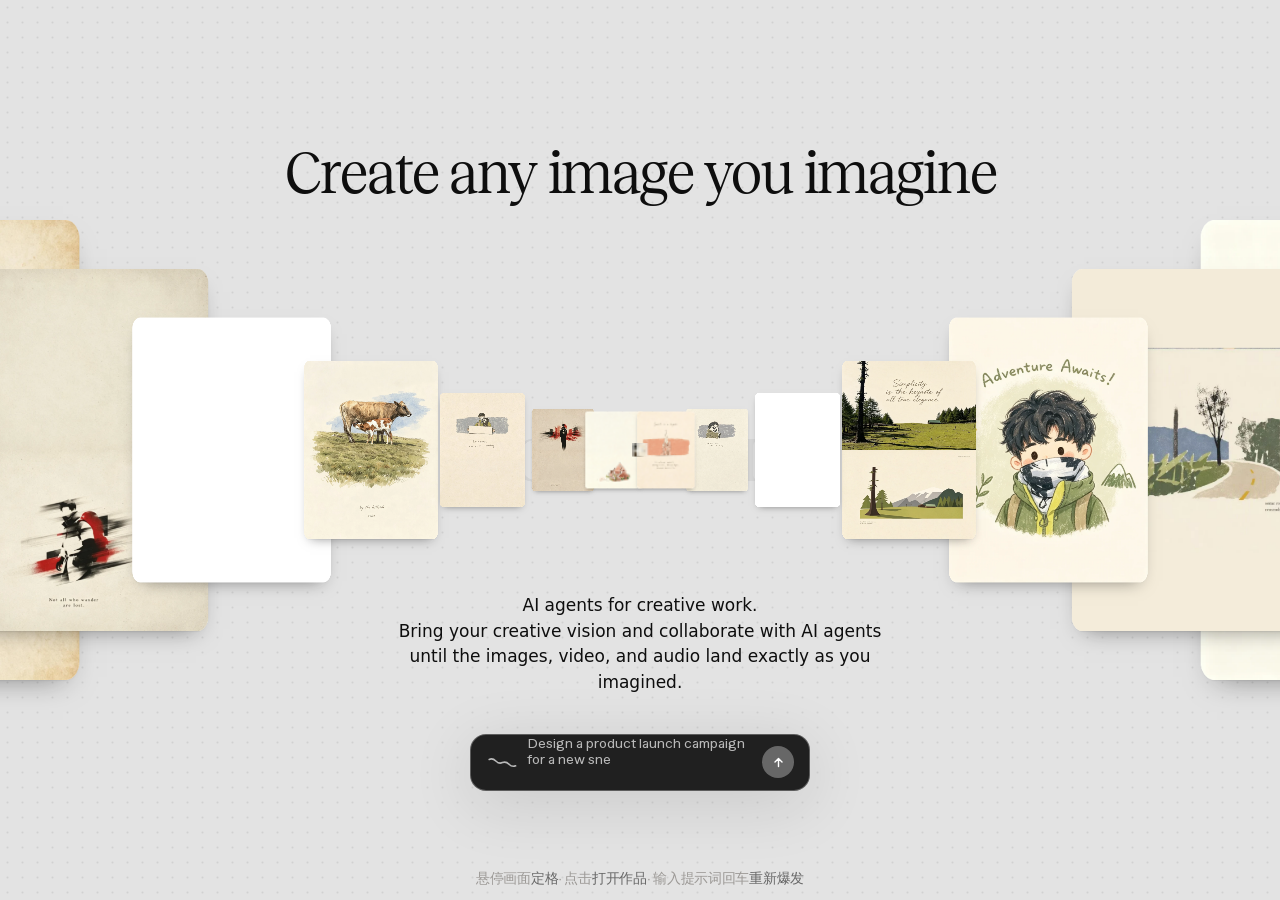
<file: gallery.html>
<!DOCTYPE html>
<html lang="zh-CN">
<head>
<meta charset="UTF-8">
<meta name="viewport" content="width=device-width, initial-scale=1">
<link rel="icon" href="data:image/svg+xml,%3Csvg xmlns='http://www.w3.org/2000/svg' viewBox='0 0 32 32'%3E%3Crect width='32' height='32' rx='6' fill='%23080f20'/%3E%3Ctext x='16' y='22' font-family='Arial' font-size='15' fill='%23bacefc' text-anchor='middle'%3EY%3C/text%3E%3C/svg%3E">
<!-- ↓ 这两处是页面之外的文案（浏览器标签页 / 搜索结果），页面上看不见；
     其余所有页面上能看到的文字都在下方脚本顶部的 CONFIG 里 -->
<title>叶春福 Yee · 视觉作品集</title>
<meta name="description" content="叶春福 Yee 的视觉设计作品集：插画、品牌、界面与图形设计。">

<!-- 自托管真字体（Reckless / FG Futurist / Ease Standard，逐字照抄原站 @font-face） -->
<link rel="stylesheet" href="assets/fonts/fonts.css">

<style>
/* ============================================================================
   设计 token —— 数值全部取自参考站编译后的 CSS（SOURCE，非目测）
   ========================================================================== */
:root{
  /* 色板：原站 --color-* 逐字照抄 */
  --color-white:#fafafa;
  --color-black:#0e0e0e;
  --color-offblack:#1a1616;
  --color-gray:#676767;
  --color-gray-light-1:#9c9996;
  --color-gray-light-2:#b9b9b9;
  --color-gray-light-2-faded:#b9b9b966;
  --color-gray-light-3:#d9d9d9;
  --color-gray-dark-1:#202020;
  --color-gray-background:#e3e3e3;
  --color-gray-background-2:#e5e3e3;
  --color-orange:#f04e23;

  /* 字体栈：原站 --font-* 逐字照抄（含 metrics 兜底体） */
  --font-reckless-standard:recklessStandard,"recklessStandard Fallback",Georgia,serif;
  --font-fg-futurist:futurist,"futurist Fallback",Arial,"Helvetica Neue",sans-serif;
  --font-ease-standard:easeStandard,"easeStandard Fallback",Arial,"Helvetica Neue",sans-serif;
  --font-mono:"Geist Mono","Geist Mono Fallback",ui-monospace,SFMono-Regular,Menlo,Consolas,monospace;
  --font-sans:ui-sans-serif,system-ui,-apple-system,"Segoe UI",sans-serif;

  /* 字号 token：原站 --t-* 逐字照抄 */
  --t-h-1:400 3.5rem/1 var(--font-reckless-standard);        /* 56px/1 衬线大标题 */
  --t-b-2:400 .85rem/1.2 var(--font-ease-standard);
  --t-b-3:400 .8rem/1.2 var(--font-ease-standard);           /* 12.8px/15.36px */

  /* 缓动：原站 --ease-* 与 GSAP 同名曲线 */
  --ease-out:cubic-bezier(0,0,.2,1);
  --ease-quart-in-out:cubic-bezier(.76,0,.24,1);   /* = GSAP power3.inOut */
  --ease-sin-in-out:cubic-bezier(.37,0,.63,1);
  --ease-out-expo:cubic-bezier(.16,1,.3,1);
  --ease-out-quart:cubic-bezier(.25,1,.5,1);       /* = GSAP power3.out */
  --ease-out-quint:cubic-bezier(.22,1,.36,1);      /* = GSAP power4.out */

  --spacing:.25rem;

  /* 影像环：由 JS 在 resize 时写入 */
  --pw:520px;          /* 画面基准宽（已折算 ring.groupTo） */
}

*,*::before,*::after{ box-sizing:border-box; }
html{
  font-size:16px;                       /* 原站 html{font-size:16px} */
  background-color:var(--color-gray-background);
  color:var(--color-black);
  -webkit-font-smoothing:antialiased;
  -moz-osx-font-smoothing:grayscale;
  overscroll-behavior:none;
}
body{ margin:0; min-height:100svh; overflow:hidden; font-family:var(--font-sans); }
.sr-only{ position:absolute; width:1px; height:1px; margin:-1px; padding:0; overflow:hidden; clip:rect(0 0 0 0); white-space:nowrap; border:0; }

/* ============================================================================
   背景：15px 点阵（2px 圆点 / 8% 黑）—— 原站 data-URI 逐字节照抄
   ========================================================================== */
.bg{
  position:fixed; inset:0; z-index:0; pointer-events:none;
  background-color:var(--color-gray-background);
  background-image:url("data:image/svg+xml,%3Csvg%20xmlns%3D'http%3A%2F%2Fwww.w3.org%2F2000%2Fsvg'%20width%3D'15'%20height%3D'15'%3E%3Crect%20x%3D'6.5'%20y%3D'6.5'%20width%3D'2'%20height%3D'2'%20rx%3D'1'%20ry%3D'1'%20fill%3D'rgb(0%2C0%2C0)'%20fill-opacity%3D'0.08'%2F%3E%3C%2Fsvg%3E");
  background-size:15px 15px;
  background-repeat:repeat;
  background-position:0 0;
}

/* ============================================================================
   首屏骨架
   ========================================================================== */
.hero{ position:relative; min-height:100svh; overflow:hidden; }

/* 影像环所在层（原站：absolute inset-0 flex items-center justify-center overflow-hidden） */
.stage{
  position:absolute; inset:0; z-index:0;
  display:flex; align-items:center; justify-content:center;
  overflow:hidden; pointer-events:none;
}

/* 巨型字标层（原站 absolute z-10 w-[120vw]，GSAP scale 0 → .45 / 3s power3.out）
   —— 原站该层被其 WebGL 画布完全遮住，这里按模板需要保留为极淡的一层 */
.wordmark{
  position:absolute; z-index:1; width:120vw; display:flex; align-items:center; justify-content:center;
  transform:scale(0);
  will-change:transform;
}
.wordmark svg{ width:100%; height:auto; display:block; }
.wordmark text{
  font-family:var(--font-reckless-standard);
  font-size:100px; letter-spacing:-.02em; fill:#202020; opacity:.055;
}

/* ---- 影像环本体 ---------------------------------------------------------- */
.ring{ position:absolute; inset:0; }

/* 单幅画面：尺寸写死为「基准宽」，逐帧只改 transform（不触发布局） */
.card{
  position:absolute; left:50%; top:50%;
  width:var(--pw); aspect-ratio:var(--ar,1);
  transform-origin:50% 50%;
  will-change:transform,opacity;
  backface-visibility:hidden;
  pointer-events:none;
  visibility:hidden;
}
.card__btn{
  display:block; width:100%; height:100%; padding:0; border:0; background:#fff;
  border-radius:var(--radius,4%);          /* 原站 SDF 圆角半径 0.04 */
  overflow:hidden; cursor:pointer;
  box-shadow:0 1px 2px rgba(14,14,14,.06), 0 18px 40px -22px rgba(14,14,14,.5);
  transition:box-shadow 260ms var(--ease-out);
  position:relative;                       /* 让标签条贴在这一层上 */
}
.card__img{
  display:block; width:100%; height:100%; object-fit:cover;
  transition:transform 620ms var(--ease-out-quart), filter 620ms var(--ease-out);
}
/* 悬停反馈必须放在内层元素上：外层 .card 的 transform 每帧被 JS 覆写 */
.card.is-live .card__btn{ pointer-events:auto; }
.card.is-live .card__btn:hover{ box-shadow:0 2px 10px rgba(14,14,14,.12), 0 30px 60px -24px rgba(14,14,14,.6); }
.card.is-live .card__btn:hover .card__img{ transform:scale(1.06); filter:saturate(1.06); }
.card__btn:focus-visible{ outline:2px solid var(--color-orange); outline-offset:3px; }

/* 悬停浮现的标题条 */
.card__tag{
  position:absolute; left:0; right:0; bottom:0; z-index:2;
  display:flex; align-items:center; justify-content:space-between; gap:6px;
  padding:6px 8px; background:rgba(14,14,14,.82); color:var(--color-white);
  font:400 10px/1.2 var(--font-ease-standard); letter-spacing:-.02em;
  opacity:0; transform:translateY(6px);
  transition:opacity 240ms var(--ease-out), transform 240ms var(--ease-out);
  pointer-events:none;
}
.card.is-live .card__btn:hover .card__tag,
.card.is-live .card__btn:focus-visible .card__tag{ opacity:1; transform:none; }

/* ============================================================================
   首屏文案（原站 min-h-main relative flex flex-col items-center justify-center
   overflow-hidden px-5 py-20 lg:px-8）
   ========================================================================== */
.hero__inner{
  position:relative; z-index:2;
  min-height:100svh; display:flex; flex-direction:column;
  align-items:center; justify-content:center; overflow:hidden;
  padding:5rem 1.25rem;
  /* 这一层盖在影像环之上；必须放行指针事件，否则画面点不到、也悬停不了 */
  pointer-events:none;
}
/* 只有真正需要交互的元素重新打开指针事件 */
.prompt-slot{ pointer-events:auto; }
@media (min-width:1024px){ .hero__inner{ padding-left:2rem; padding-right:2rem; } }

/* ---- 大标题：canvas 逐块抖动（原站 t-h-1 relative top-4 lg:top-8） ------- */
.title{
  position:relative; top:1rem;
  display:flex; flex-direction:column; text-align:center;
  font:var(--t-h-1); letter-spacing:-.02em; color:var(--color-black);
  margin:0;
  opacity:0; transform:scale(1.2);
}
@media (min-width:1024px){ .title{ top:2rem; } }
/* 量体用的隐形层：决定 h1 的宽高（原站同款做法） */
.title__sizer{ visibility:hidden; display:block; text-align:center; }
.title__canvas{ position:absolute; pointer-events:none; }
.title.is-in{ animation:titleIn 1.5s var(--ease-out-expo) forwards; }
@keyframes titleIn{ from{ opacity:0; transform:scale(1.2); } to{ opacity:1; transform:none; } }

/* ---- 文案块 + 提示词胶囊（原站 mt-68 lg:mt-100 gap-9） ------------------- */
.below{
  display:flex; flex-direction:column; align-items:center; justify-content:center;
  gap:2.25rem; margin-top:17rem;
  opacity:0; transform:scale(1.2);
}
@media (min-width:1024px){ .below{ margin-top:25rem; } }
.below.is-in{ animation:belowIn 1.5s .2s var(--ease-out-expo) forwards; }
@keyframes belowIn{ from{ opacity:0; transform:scale(1.2); } to{ opacity:1; transform:none; } }

.copy{
  max-width:20rem; text-align:center; text-wrap:balance;
  font:400 1rem/1.5 var(--font-sans); color:var(--color-black);
  margin:0;
}
@media (min-width:1024px){ .copy{ max-width:30rem; } }

/* 提示词位（原站 t-b-3 min-h-[calc(2lh+1.5rem)] lg:max-w-80） */
.prompt-slot{
  font:var(--t-b-3);
  min-height:calc(2lh + 1.5rem);
  width:100%; max-width:100%;
  display:flex; align-items:center; justify-content:center;
}
@media (min-width:1024px){ .prompt-slot{ max-width:20rem; } }

/* ============================================================================
   提示词胶囊（原站：bg-gray-dark-1 / border-gray-light-2-faded /
   rounded-16 / h-55 / px-15 / gap-8 / 32px 圆形按钮）
   ========================================================================== */
.prompt{
  position:relative; width:100%; border-radius:16px;
  background-color:var(--color-gray-dark-1);
  border:1px solid var(--color-gray-light-2-faded);
  box-shadow:0 12px 64px 0 rgba(0,0,0,.12);
  overflow:hidden;
}
/* 橙色流光描边（原站 dock 内的 120deg 渐变环，默认 opacity:0） */
.prompt__glow{
  position:absolute; inset:-1px; border-radius:inherit; padding:1px; opacity:0;
  background-image:linear-gradient(120deg,transparent 35%,var(--color-orange) 50%,transparent 65%);
  background-size:300% 300%;
  -webkit-mask:linear-gradient(#fff 0 0) content-box exclude,linear-gradient(#fff 0 0);
          mask:linear-gradient(#fff 0 0) content-box exclude,linear-gradient(#fff 0 0);
  pointer-events:none; transition:opacity 240ms var(--ease-out);
}
.prompt.is-active .prompt__glow{ opacity:1; animation:glowSweep 2.2s linear infinite; }
@keyframes glowSweep{ from{ background-position:0% 50%; } to{ background-position:300% 50%; } }

.prompt__row{
  position:relative; display:flex; align-items:center; gap:.5rem;
  height:55px; padding:0 15px;
}
.prompt__icon{ flex:none; display:inline-flex; width:32px; height:12px; color:var(--color-gray-light-2); }
.prompt__icon svg{ width:100%; height:100%; display:block; }

.prompt__field{ position:relative; min-width:0; flex:1 1 auto; align-self:stretch; display:flex; align-items:center; }
.prompt__ghost,
.prompt__ph{
  position:absolute; inset-inline:0; top:0; white-space:pre-wrap;
  font:var(--t-b-3); pointer-events:none;
}
.prompt__ghost{ visibility:hidden; }
.prompt__ph{ color:var(--color-gray-light-2); max-height:2rem; overflow:hidden;
  transition:opacity 350ms var(--ease-out); }
.prompt.has-text .prompt__ph{ opacity:0; }
.prompt__input{
  position:relative; z-index:1; width:100%; min-width:0; max-height:2rem;
  field-sizing:content;
  resize:none; border:0; background:transparent; padding:0; outline:none;
  font:var(--t-b-3); color:var(--color-gray-background-2);
  caret-color:var(--color-orange);
}
.prompt__input::placeholder{ color:transparent; }

.prompt__go{
  position:relative; z-index:1; flex:none;
  width:32px; height:32px; border:0; border-radius:9999px; cursor:pointer;
  display:grid; place-items:center; color:#fff;
  background-color:var(--color-gray);
  transition:background-color 200ms var(--ease-out), transform 200ms var(--ease-out);
}
.prompt__go svg{ width:11px; height:11px; display:block; }
.prompt__go:hover{ background-color:var(--color-orange); }
.prompt__go:active{ transform:scale(.92); }
.prompt__go:focus-visible{ outline:2px solid var(--color-orange); outline-offset:2px; }

/* 底部状态行（模板附加：说明当前交互，可按需删） */
.hint{
  position:fixed; z-index:3; left:0; right:0; bottom:14px;
  display:flex; justify-content:center;
  font:var(--t-b-3); letter-spacing:-.02em; color:var(--color-gray-light-1);
  pointer-events:none; opacity:0; transition:opacity .6s var(--ease-out) .8s;
}
.hint.is-in{ opacity:1; }
.hint b{ font-weight:400; color:var(--color-gray); }
/* 视口不够高时，这一行会和正文重叠 —— 直接不显示 */
@media (max-height:760px){ .hint{ display:none; } }

/* ============================================================================
   响应式 / 无障碍
   ========================================================================== */
@media (max-width:1023px){
  :root{ --t-h-1:400 2.5rem/1.05 var(--font-reckless-standard); }
  .below{ margin-top:9rem; gap:1.75rem; }
  .copy{ font-size:.9375rem; }
}
@media (max-width:640px){
  :root{ --t-h-1:400 2rem/1.1 var(--font-reckless-standard); }
  .hero__inner{ padding:4rem 1rem; }
  .below{ margin-top:6rem; }
}
@media (prefers-reduced-motion:reduce){
  .title,.below{ opacity:1; transform:none; animation:none !important; }
  .card__img,.card__tag,.prompt__ph{ transition:none !important; }
  .prompt.is-active .prompt__glow{ animation:none; background-position:50% 50%; }
  .hint{ transition:none; opacity:1; }
  .work-modal, .work-modal__dialog{ transition:none !important; }
}

/* ============================================================================
   作品详情弹窗（点击影像环画面打开）
   ========================================================================== */
.work-modal{
  position:fixed; inset:0; z-index:50;
  display:flex; align-items:center; justify-content:center;
  padding:20px; visibility:hidden; opacity:0;
  transition:opacity 260ms var(--ease-out), visibility 0s 260ms;
}
.work-modal.is-open{ visibility:visible; opacity:1; transition:opacity 260ms var(--ease-out); }
.work-modal__backdrop{
  position:absolute; inset:0; background:rgba(14,14,14,.62);
  -webkit-backdrop-filter:blur(5px); backdrop-filter:blur(5px);
}
.work-modal__dialog{
  position:relative; z-index:1; width:min(720px,100%);
  max-height:calc(100svh - 40px); overflow:auto;
  background:var(--color-white); border-radius:16px;
  box-shadow:0 40px 100px -24px rgba(14,14,14,.65);
  transform:translateY(18px) scale(.985);
  transition:transform 320ms var(--ease-out);
}
.work-modal.is-open .work-modal__dialog{ transform:none; }
.work-modal__media{ position:relative; background:var(--color-gray-background); }
.work-modal__media img{ display:block; width:100%; max-height:56svh; object-fit:contain; }
.work-modal__close{
  position:absolute; top:14px; right:14px; z-index:2;
  width:38px; height:38px; border:0; border-radius:9999px; cursor:pointer;
  display:grid; place-items:center; color:var(--color-white);
  background:rgba(14,14,14,.62); font-size:20px; line-height:1;
  transition:background-color 200ms var(--ease-out), transform 200ms var(--ease-out);
}
.work-modal__close:hover{ background:var(--color-orange); }
.work-modal__close:active{ transform:scale(.92); }
.work-modal__close:focus-visible{ outline:2px solid var(--color-orange); outline-offset:2px; }
.work-modal__count{
  position:absolute; top:18px; left:18px; z-index:2;
  margin:0; padding:4px 10px; border-radius:999px;
  font:400 .72rem/1.2 var(--font-mono); letter-spacing:.08em;
  color:var(--color-white); background:rgba(14,14,14,.62);
}
.work-modal__body{ padding:24px 26px 28px; }
.work-modal__title{
  margin:0 0 4px; font:400 1.5rem/1.15 var(--font-reckless-standard);
  color:var(--color-black); letter-spacing:-.01em;
}
.work-modal__name{
  margin:0 0 16px; font:400 .82rem/1.4 var(--font-ease-standard);
  color:var(--color-gray); letter-spacing:.02em;
}
.work-modal__desc{
  margin:0; font:400 .95rem/1.7 var(--font-sans); color:var(--color-gray-dark-1);
}
</style>
<style id="presentation-scale">
/* 会议展示用整体放大：基准字号上调（rem 比例统一放大） */
html { font-size: 17px; }
@media (min-width: 1440px) { html { font-size: 18px; } }
</style>
</head>
<body>

<div class="bg" aria-hidden="true"></div>

<main class="hero">
  <!-- ===== 影像环层 ===== -->
  <div class="stage" id="stage" aria-hidden="true">
    <div class="wordmark" id="wordmark">
      <svg viewBox="0 0 1000 200" preserveAspectRatio="xMidYMid meet">
        <text id="wordmarkText" x="500" y="150" text-anchor="middle"></text>
      </svg>
    </div>
    <div class="ring" id="ring"></div>
  </div>

  <!-- ===== 文案层 ===== -->
  <div class="hero__inner">
    <h1 class="title" id="title">
      <span class="sr-only" id="titleSR"></span>
      <span class="title__sizer" id="titleSizer" aria-hidden="true"></span>
      <canvas class="title__canvas" id="titleCanvas" aria-hidden="true"></canvas>
    </h1>

    <div class="below" id="below">
      <p class="copy" id="copy"></p>

      <div class="prompt-slot">
        <form class="prompt" id="prompt" autocomplete="off" novalidate>
          <span class="prompt__glow" aria-hidden="true"></span>
          <div class="prompt__row">
            <span class="prompt__icon" aria-hidden="true">
              <svg viewBox="0 0 32 12" fill="none">
                <path d="M3.2 3.4c2.6-1.1 4.8-.2 6.6 1.6 1.8 1.8 4 2.7 6.6 1.6 2.6-1.1 4.8-.2 6.6 1.6 1.8 1.8 4 2.7 6.6 1.6"
                      stroke="currentColor" stroke-width="1.6" stroke-linecap="round"/>
              </svg>
            </span>
            <div class="prompt__field">
              <span class="prompt__ghost" id="promptGhost" aria-hidden="true"></span>
              <span class="prompt__ph" id="promptPh" aria-hidden="true"></span>
              <textarea class="prompt__input" id="promptInput" rows="2"
                        aria-label="Describe what you want to create"></textarea>
            </div>
            <button class="prompt__go" type="submit" aria-label="Submit">
              <svg viewBox="0 0 11 11" fill="none" aria-hidden="true">
                <path d="M5.5 9.5V1.5M5.5 1.5 2 5M5.5 1.5 9 5"
                      stroke="currentColor" stroke-width="1.4" stroke-linecap="round" stroke-linejoin="round"/>
              </svg>
            </button>
          </div>
        </form>
      </div>
    </div>
  </div>
</main>

<!-- 底部操作提示：文字不写在这里，改 CONFIG.hint 即可（见文件下方脚本顶部） -->
<div class="hint" id="hint"></div>

<!-- ===== 作品详情弹窗 ===== -->
<div class="work-modal" id="workModal" role="dialog" aria-modal="true" aria-label="作品详情" aria-hidden="true">
  <div class="work-modal__backdrop" data-close></div>
  <div class="work-modal__dialog">
    <button class="work-modal__close" type="button" data-close aria-label="关闭详情">×</button>
    <div class="work-modal__media">
      <span class="work-modal__count" id="wmCount"></span>
      <img id="wmImg" alt="">
    </div>
    <div class="work-modal__body">
      <h2 class="work-modal__title" id="wmTitle"></h2>
      <p class="work-modal__name" id="wmName"></p>
      <p class="work-modal__desc" id="wmDesc"></p>
    </div>
  </div>
</div>

<script>
"use strict";
/* ============================================================================
   0. 配置 —— 页面上所有能看到的文字都在这里，改这一个对象就够了
   ----------------------------------------------------------------------------
   可见文案总表（改哪一行 = 页面上哪一处变）：

     CONFIG.brand              →  背景那行巨大的淡字标（默认 PORTFOLIO）
     CONFIG.title.prefix       →  大标题前半句「Create any」
     CONFIG.title.words[]      →  大标题中间那个逐块抖动的词（轮播，几个都行）
     CONFIG.title.suffix       →  大标题后半句「you imagine」
     CONFIG.title.accessible   →  读屏软件念的完整标题（页面上不显示）
     CONFIG.description        →  标题下方那段说明文案（\n 换行）
     CONFIG.prompts[]          →  输入框里循环打字的示例提示词
     CONFIG.works[].t / .en    →  每幅作品的中文名 / 英文名（悬停标签 + 详情页）
     CONFIG.works[].img        →  该作品的画廊图；ar 是它的宽高比（不裁切就靠这个）
     CONFIG.hint               →  最底下那行操作提示（留空字符串即隐藏）
     CONFIG.a11y.*             →  无障碍标签（页面上不显示）

   不在 CONFIG 里的只有 <head> 里两处，在文件最上面：
     <title>                     →  浏览器标签页标题
     <meta name="description">   →  搜索引擎摘要

   改作品名时只需改 CONFIG.works 即可（详情弹窗会自动读取同一条数据，无需另改文件）。
   ========================================================================== */
const CONFIG = {
  /* 巨型字标（背景那层巨大的淡字） */
  brand: "PORTFOLIO",

  /* 大标题：中间那个词会逐块抖动地轮换（原站 prefix/words/suffix 逐字照抄） */
  title: {
    prefix: "Create any",
    suffix: "you imagine",
    words: ["image", "UI Design", "APP", "Web", "Figma", "ICON"],
    accessible: "Create anything you imagine",
  },

  /* 说明文案（\n = 强制换行） */
  description: "AI agents for creative work.\nBring your creative vision and collaborate with AI agents until the images, video, and audio land exactly as you imagined.",

  /* 最底下那行操作提示；支持 HTML（<b> 会显示成加深色）。留空字符串 "" 即隐藏整行 */
  hint: "悬停画面 <b>定格</b> · 点击 <b>打开作品</b> · 输入提示词回车 <b>重新爆发</b>",

  /* 无障碍标签：读屏软件会念，页面上不显示 */
  a11y: {
    prompt: "Describe what you want to create",
    submit: "Submit",
  },

  /* 输入框里循环打字的示例提示词（原站 r7 数组逐字照抄） */
  prompts: [
    "Design a product launch campaign for a new sneaker drop…",
    "Storyboard a 30-second trailer for a sci-fi short film…",
    "Generate ad creative for a summer skincare collection…",
    "Mock up a landing page for a fintech mobile app…",
    "Write a release teaser for an indie synth-pop single…",
  ],

  /* 作品数据：img 换成自己的图；点击画面会弹出详情弹窗（显示 t / en / desc）。
     ar = 图片宽高比。画廊图已统一处理成 3:4（1080×1440），整张完整显示、不裁切。 */
  works: [
    { t:"大叻，2024", en:"Dalat, 2024", desc:"A rose-brick church clusters low and right, two-thirds of the sheet left as luminous sky. Fine ink linework fixes the architecture; watercolour handles the surrounding greenery, softened by dots and wet bleed. A blush oval stamped Dalat 2024 turns a drawing into a dated keepsake: resistance to disappearance.", img:"assets/works/main/01.webp", ar:0.75 },
    { t:"信仰是一束光", en:"Faith Is a Light", desc:"A gothic spire cuts vertically through a rough coral brushstroke that reads as light itself: not light falling on the tower but light as ground. Crosshatched ink lines shape the architecture; dry-brush colour leaves paper breathing through. Above and below, scripted verses. Steadfast, luminous, quietly devotional.", img:"assets/works/main/02.webp", ar:0.75 },
    { t:"有些火，不为取暖", en:"Some Fires Are Not Meant to Warm the World", desc:"A figure stands centred above a vast blank, dissolving into a radial burst of red and black streaks; a dim red disc is half-hidden behind the head. Photographic texture collides with brush-driven blur and print grain. Fire as rupture rather than warmth: a declaration of destructive, self-defining force.", img:"assets/works/main/03.webp", ar:0.75 },
    { t:"风知道我要去哪里", en:"The Wind Knows Where I Am Going", desc:"A grey-violet dry-brush panel frames a small half-length portrait, face masked by a checkered scarf, gaze directed out of frame. Ink and thin watercolour leave him barely described; the huge blank beneath carries two handwritten lines. Identity withheld, direction asserted: the wind, not the map, knows.", img:"assets/works/main/04.webp", ar:0.75 },
    { t:"继续走，世界在等你", en:"Keep Going, the World Is Waiting", desc:"The same figure returns inside the same grey-violet panel, now unrolling a blank white scroll across the centre: the only pure white, and the fulcrum of the composition. A companion piece to the portrait beside it, interior conviction answered by outward departure. The unwritten future is handed to the viewer.", img:"assets/works/main/05.webp", ar:0.75 },
    { t:"田园时光，1967", en:"Pastoral Days, 1967", desc:"Seven-eighths of the page is bare; a single cow, two grazing companions and pale hills occupy only the lowest strip. Washed greens and clay yellows, light values only, as though bleached by time. Two birds provide the sole movement against the stillness. Pastoral, invented 1967: an elegy for slowness.", img:"assets/works/main/06.webp", ar:0.75 },
    { t:"山坡旁，1964", en:"By the Hillside, 1964", desc:"A cow and her suckling calf hold the centre of a grassy island, the mother's gaze turned out of frame. Transparent glazes layer ochre and grey fleece against cerulean sky; grass built from dry short strokes. Warm against cool, vigilance against tenderness: the most naturalistic light in the series.", img:"assets/works/main/07.webp", ar:0.75 },
    { t:"简约，是一切优雅的基调", en:"Simplicity Is the Keynote of All True Elegance", desc:"A photograph and its vector reduction are stacked in dialogue: identical tall spruce and hut, identical shadows. The illustration strips texture to flat shapes, keeping only tonal structure. Sunlight, real grass and curated olive sit above one another, demonstrating rather than quoting the motto: simplicity as keynote, elegance as residue.", img:"assets/works/main/08.webp", ar:0.75 },
    { t:"在自然的怀抱里，遇见真正的自己", en:"In the Embrace of Nature", desc:"A flat vector valley of olive meadow, dark conifer wall, rocky orange mountain and small timber cabin occupies only the lowest sixth of the sheet. No gradients, no cast shadow; depth is built from layered silhouettes and tonal shifts. Nature abstracted into portable calm, numbered like an edition.", img:"assets/works/main/09.webp", ar:0.75 },
    { t:"冒险在召唤", en:"Adventure Awaits", desc:"A chibi portrait of the traveller: olive hooded jacket, checkered scarf across the mouth, backpack straps, haloed by a soft green airbrushed oval. Grainy crayon brushes keep it deliberately unpolished; a yellow star is the single accent. A mascot image of anticipation, youth, and the call outward.", img:"assets/works/main/10.webp", ar:0.75 },
    { t:"流浪的人，未必迷失", en:"Not All Who Wander Are Lost", desc:"A tiny walking figure is smeared into horizontal streaks of black and red on a large empty field; small black squares float at left, the epigraph sits low as a plinth. Motion blur turns walking into passing through. Tolkien's defence of drifting, restated for a figure without a face.", img:"assets/works/main/11.webp", ar:0.75 },
    { t:"路会温柔地记得你", en:"Softly, the Road Remembers", desc:"A road curves out of frame through a torn-paper window of flat colour: slate hills, olive scrub, a single thin post. Muted earth tones, risograph grain and one yellow dash draw the eye onward. Enormous emptiness becomes silence, and the road, already remembering the walker, carries memory beyond the picture edge.", img:"assets/works/main/12.webp", ar:0.75 },
    { t:"月、城堡与向日葵", en:"Nocturne for a Sunflower Moon", desc:"A stone crescent moon encloses a sleeping face, two complementary shapes locked in embrace; sunflowers arc between them while a miniature castle rests below. Cool slate blue meets high-chroma yellow, glazed with aged parchment. Digital painting mimics carved stone and porcelain skin. Together they form a wish-list: dream, fidelity, a castle held rather than reached.", img:"assets/works/main/13.webp", ar:0.75 },
    { t:"小小烛火，大大心愿", en:"Little Flame, Big Wishes", desc:"A single slice of cake, drawn in shaky crayon strokes, floats at the top of an otherwise empty sheet. Five colours only; a cool blue candle makes the yellow flame burn brighter. Childlike, deliberately clumsy linework turns the vast blank below into the volume of a wish: small flame, enormous asking.", img:"assets/works/main/14.webp", ar:0.75 },
    { t:"我们不是剪影", en:"We Are Not Silhouettes", desc:"A loose band of figures stands low in the frame beneath a single vertical shaft of vermilion, the only saturated colour on a near-monochrome paper field. Charcoal sweeps converge inward; long shadows steady the horizon. Silhouettes that refuse anonymity: a collective pause, dignified, before light returns.", img:"assets/works/main/15.webp", ar:0.75 },
    { t:"花园，1978", en:"Garden, 1978", desc:"Pen-and-wash watercolour builds a floating garden island: potted trees and pink blossom anchored left, a boardwalk leading right to a thatched cabin, distant hills dissolving into paper. Wet-in-wet washes, dry-brush fibres, untouched white as light. The invented year 1978 turns cultivation into recollection: a small, tendered paradise.", img:"assets/works/main/16.webp", ar:0.75 },
    { t:"静下来，便知", en:"Be Still, and Know", desc:"A palm-sized square of opaque paint floats high on an empty page: an arch of sand, ochre and dusty rose, a wooden crucifix above, a small pale figure at its centre. Coarse bristle edges, fresco-like residue. Below, two handwritten words of Psalm 46:10. Scale and silence, not ornament, carry the devotion.", img:"assets/works/main/17.webp", ar:0.75 },
    { t:"归隐，1987", en:"Retreat, 1987", desc:"A boardwalk crosses dark water to a thatched cabin, hedged by flowering shrubs; a small stone figure sits at right. Layered greens, warm timber and near-black water, with white blossoms replacing sunlight. Sponge-dabbed foliage and wet washes make a sanctuary: separated by water, connected by a bridge one need not cross.", img:"assets/works/main/18.webp", ar:0.75 },
    { t:"山抱一个韵字", en:"Yun: An Echo Between Mountains", desc:"A wordmark that is a landscape: three peaks — sage and two deep pines — cradle a white disc holding the calligraphic character Yun. A single gold line draws water below; a red seal anchors the corner. Sound becomes scenery, and the aftertone of tea is written as mountains holding one word.", img:"assets/works/main/19.webp", ar:0.75 },
    { t:"石上茶事", en:"Tea on Stone", desc:"Brand still life on stacked slate: a gnarled branch, a white porcelain deer, two cups and a pitcher bearing the Yun mark, one dark bloom at its foot, all against molten gold. Warm side light models every glaze and stone edge. An old literati table is restaged for a new tea house.", img:"assets/works/main/20.webp", ar:0.75 },
    { t:"纸上山水", en:"Mountains on Paper", desc:"A take-away cup becomes a scroll: the Yun landscape printed small on white paper, held sharp while stacked cups and lids blur into the dark room behind. Rim light rounds each mouth; shallow focus locks the gaze. The disposable object is quietly promoted, carrying mountains and water out the door.", img:"assets/works/main/21.webp", ar:0.75 },
    { t:"折页里的呼吸", en:"The Quiet Fold", desc:"Stationery speaks in a whisper: a folded card opens to a green mountain and the circled Yun, beside a business card and a single pencil on generous cream. High-key light erases almost every shadow. The identity lives in restraint — blank space kept as good manners, ink spent only where it must be.", img:"assets/works/main/22.webp", ar:0.75 },
    { t:"绿的秩序", en:"Order in Green", desc:"The system laid out in isometric discipline: deep-green boxes in four sizes, white tubes and a round soap marching along one diagonal on cream, the Yun landscape wrapping every surface. Soft top light, short shadows, two colours and a gold line — a family portrait of restraint, rhythm and repetition.", img:"assets/works/main/23.webp", ar:0.75 },
    { t:"把早晨调成慢速", en:"Where Slow Mornings Begin", desc:"A lifestyle app opens on cream white: an oversized greeting, pill filters, and one forest-green action colour. A full-bleed photograph of linen and curtain light anchors the grid; two warm thumbnails continue the palette. Hierarchy reads like a magazine contents page: everything invites slow reading, nothing shouts.", img:"assets/works/main/24.webp", ar:0.75 },
    { t:"四个入口", en:"Four Doors into the Day", desc:"Explore turns taxonomy into colour: four soft-cornered tiles — terracotta, olive, slate blue and brick red — carry white type and a faint diagonal sheen above quiet collection rows. Navigation becomes a set of doors, and each colour a room in the same calm house. Choosing a category feels like choosing a mood.", img:"assets/works/main/25.webp", ar:0.75 },
    { t:"细读一个早晨", en:"Reading a Morning Closely", desc:"The guide opens like a page from a quiet magazine: unmade linen washed in window light, then title, byline and a short checklist of small needs, ticked in muted green. Generous margins keep the reading line pure. Knowledge is framed as a keepsake — the save button waits below like a bookmark.", img:"assets/works/main/26.webp", ar:0.75 },
    { t:"存给慢一点的日子", en:"Saved for a Slower Day", desc:"A saved list keeps its promises in rows: thumbnail, category, title and a small green bookmark, each entry stamped with its own quiet timestamp. Segmented filters and two collection cards add order without weight. The screen becomes a shelf of postponed pleasures, patiently waiting for a slower day.", img:"assets/works/main/27.webp", ar:0.75 },
    { t:"一个读者的自画像", en:"The Reader, Collected", desc:"Profile as self-portrait: an avatar and email, three counting numbers — saved, collections, following — and one deep-green card carrying the product's promise, closed by small orderly preference rows. No photograph softens it. Identity here is quantitative and calm: a life measured in what one chose to keep.", img:"assets/works/main/28.webp", ar:0.75 },
    { t:"住进一把椅子之前", en:"Before You Move In", desc:"A furniture app pitched in five floating screens on black: catalogue cards, a violet neon room with a purple armchair, a product detail, a feature grid and a wireframe room awaiting furniture. Placeholder text betrays its concept-stage nature. The promise is spatial: rehearse a life before buying the chair.", img:"assets/works/main/29.webp", ar:0.75 },
    { t:"毛孩子的主页", en:"A Home Full of Paws", desc:"A pet community app centred on a corgi: profile card, glossy clay-rendered mascot, icon banners and a friend feed, floating above a tilted cascade of sibling screens in blue and apricot. Soft 3D rendering and placeholder text mark the concept. Here the pet holds the account, and cuteness is the interface.", img:"assets/works/main/30.webp", ar:0.75 },
    { t:"负重自白", en:"Who I Am", desc:"A young trekker faces the camera under hard studio light, chartreuse shell and olive pack splitting the frame into two greens. Distressed print texture, scratched edges and a handwritten caption overlay the photoreal portrait. Gear becomes identity: the declaration is worn on the back, not spoken aloud.", img:"assets/works/main/31.webp", ar:0.75 },
    { t:"群鸟离纸", en:"Ascending in Halftone", desc:"A stencil-printed flock lifts through a tall grey frame: pale cyan birds rendered in visible halftone dots, swirling upward and dissolving into pure grain at the bottom, woodgrain breathing through the ink. Take-off is frozen mid-air — freedom and disappearance written in the same dissolving dot pattern.", img:"assets/works/main/32.webp", ar:0.75 },
    { t:"从一叶到一盏", en:"From Leaf to Cup", desc:"An ink-block diagram of tea's whole life: leaf, mountain, terraced fields, a picking hand, a rolling worker, bowl and pot circling the central character cha with one red seal. Coarse carved edges and stencil grain on paper white hold the light. A single word keeps the cycle, from hillside to cup.", img:"assets/works/main/33.webp", ar:0.75 },
    { t:"钟声失真", en:"The Pink Church, Half-Remembered", desc:"A gothic pink church — Da Lat's landmark silhouette — stands intact while horizontal smears drag its flanks into static, as if the memory were losing signal. Aged postcard paper, muted rose against grey-teal. Travel reduced to a cached image: the tower holds, and the rest is weather.", img:"assets/works/main/34.webp", ar:0.75 },
  ],

  /* 影像环几何 —— 全部来自参考站 WebGL 场景源码，不要随意改 */
  ring: {
    panelWidth:  .75,   // 画面宽 = panelWidth × 视野宽（原站 isDesktop ? .75 : 1.2）
    panelWidthMobile: 1.2,
    flyDistance: 1.65,  // 飞出终点 = flyDistance × 视野宽（原站 vWidth * 1.65）
    interval:    900,   // 每 900ms 左右各发射一幅（原站 startFiring 默认 interval）
    duration:    9.6,   // 单幅从中心飞到边界耗时 9.6s（原站 duration）
    reveal:      1.75,  // 出场渐进 1.75s power3.inOut
    zoomFrom:    1.2,   // 整组缩放 1.2 → 0.5（原站 animateZoomOut）
    zoomTo:      0.5,
    zoomTime:    1.5,
    cylindrical: 1,     /* 柱面纵向压缩终值（原站 distortionCylindricalFactor = 0.7）。
                           原站靠它做「圆柱感」，代价是越靠屏幕两侧画面被纵向拉伸越多：
                           实测 cf=0.7 时最外侧画面被拉长 42.9%（比例 0.75 → 0.525），
                           靠近中心的才 0%。本页展示的是绘画作品（带排版文字），
                           拉伸即失真，所以默认关掉（=1 即零拉伸）。想要原站那种圆柱感，
                           把这里改回 0.7 即可。 */
    corner:      4,     // 圆角百分比（原站 SDF 半径 0.04）
    desktopMin:  1024,  // 与 CSS 的 lg 断点保持一致（原站按设备判定 isDesktop）
  },

  /* 打字机（原站 characterDelayMs: 24 / 淡出 350ms） */
  typeSpeed: 24,
  typeHold:  1500,
};

/* ============================================================================
   1. 小工具
   ========================================================================== */
const clamp01 = v => v < 0 ? 0 : v > 1 ? 1 : v;
const lerp = (a, b, t) => a + (b - a) * t;
/** GLSL/GSAP 同款 smoothstep(edge0, edge1, x) */
function smoothstep(e0, e1, x){
  const t = clamp01((x - e0) / (e1 - e0));
  return t * t * (3 - 2 * t);
}
/* GSAP 缓动的解析式（因为整条时间线是按 rAF 自己算的，不用 CSS 动画） */
const easeInOutQuart = t => t < .5 ? 8*t*t*t*t : 1 - Math.pow(-2*t + 2, 4) / 2;  // power3.inOut
const easeOutQuart   = t => 1 - Math.pow(1 - t, 4);                                // power3.out
const easeOutQuint   = t => 1 - Math.pow(1 - t, 5);                                // power4.out
const easeOutExpo    = t => t >= 1 ? 1 : 1 - Math.pow(2, -10 * t);                 // easeOutExpo
const easeInOutCubic = t => t < .5 ? 4*t*t*t : 1 - Math.pow(-2*t + 2, 3) / 2;      // 标题换字宽度插值

const reduceMotion = window.matchMedia("(prefers-reduced-motion: reduce)").matches;

/* ============================================================================
   2. 影像环引擎
   ----------------------------------------------------------------------------
   参考站的做法（源码逐个常数还原）：
     · 每幅画面是一张 □ 贴图平面，宽度 = .75 × 视野宽
     · 画面沿 idx 奇偶分成左右两队，每 900ms 各发射一幅
     · 单幅生命周期 9.6s：位置 x = ±1.65×视野宽×s，缩放走 0.125→1 的包络 n
     · 开场先把两队按 0.09375 的进度均匀铺开（preDistributeCards），形成连续人流
     · 整组先 scale 1.2，开场 1.5s 内压到 0.5
     · 后期再叠一层「柱面压缩」：越靠屏幕两侧，纵向拉伸越多（原站 WebGL 后处理）
   ========================================================================== */
const R = {
  W:0, H:0,        // 舞台尺寸（px）
  base:0,          // 基准画面宽（已折算 zoomTo）
  G:1.2,           // 整组缩放（开场 1.2 → 0.5）
  reveal:1,        // 出场渐进系数
  cf:1,            // 柱面因子（开场 1 → 0.7）
  fired:false,     // 是否已开始发射
  acc:0,           // 发射累加器
  iL:0, iR:0,
  paused:false,
  cards:[], left:[], right:[],
};

const cfg = CONFIG.ring;
const stage = document.getElementById("stage");
const ringEl = document.getElementById("ring");

function buildRing(){
  const frag = document.createDocumentFragment();
  CONFIG.works.forEach((w, i) => {
    const dir = (i % 2 === 0) ? -1 : 1;               // 原站：idx % 2 === 0 → left
    const el = document.createElement("div");
    el.className = "card";
    el.style.setProperty("--ar", w.ar || 1);
    el.style.setProperty("--i", i);

    const btn = document.createElement("button");
    btn.type = "button";
    btn.className = "card__btn";
    btn.setAttribute("aria-label", `${w.t} ${w.en}`);
    btn.addEventListener("click", () => { detailModal.open(w, i); });

    const img = document.createElement("img");
    img.className = "card__img";
    img.src = w.img;
    img.alt = w.t;
    img.decoding = "async";
    img.addEventListener("load", () => {
      if (img.naturalWidth && img.naturalHeight){
        const ar = img.naturalWidth / img.naturalHeight;
        el.style.setProperty("--ar", ar.toFixed(4));
        card.ar = ar;
      }
    });

    const tag = document.createElement("span");
    tag.className = "card__tag";
    tag.innerHTML = `<span>${w.t}</span><span>${w.en}</span>`;

    btn.append(img, tag);
    el.append(btn);
    frag.append(el);

    const card = { el, btn, img, dir, p:0, firing:false, held:false, ar: w.ar || 1 };
    // 悬停 = 定格这一幅 + 暂停继续发射（否则画面会从光标下飞走，点不到也读不了标签）
    btn.addEventListener("pointerenter", () => { card.held = true; R.paused = true; });
    btn.addEventListener("pointerleave", () => { card.held = false; R.paused = false; });
    R.cards.push(card);
    (dir < 0 ? R.left : R.right).push(card);
  });
  ringEl.append(frag);
}

/** 舞台尺寸变化：只需更新基准宽（画面尺寸固定，逐帧只改 transform） */
function measure(){
  R.W = stage.clientWidth;
  R.H = stage.clientHeight;
  R.isDesktop = R.W >= cfg.desktopMin;                 // 原站 et.isDesktop
  R.base = (R.isDesktop ? cfg.panelWidth : cfg.panelWidthMobile) * R.W * cfg.zoomTo;
  document.documentElement.style.setProperty("--pw", R.base.toFixed(2) + "px");
  document.documentElement.style.setProperty("--radius", cfg.corner + "%");
}

/** 原站 preDistributeCards：按 interval/(1000·duration) 的步长把两队均匀铺开 */
function distribute(){
  const step = cfg.interval / (1000 * cfg.duration);
  for (const pool of [R.left, R.right]){
    for (let k = 0; k < pool.length; k++){
      const p0 = k * step;
      if (p0 >= 1) break;
      startFire(pool[k], p0);
    }
  }
}
function startFire(c, p0){
  c.p = p0 || 0;
  c.firing = true;
}
function fireNext(pool, key){
  const n = pool.length;
  for (let k = 0; k < n; k++){
    const idx = (R[key] + k) % n;
    if (!pool[idx].firing){
      startFire(pool[idx], 0);
      R[key] = (idx + 1) % n;
      return;
    }
  }
}

/** 落位 + 绘制一幅画面 */
function place(c){
  const p = c.p * R.reveal;                                  // 原站 i = fireProgress * revealFactor
  const S = smoothstep(0, 1, p);
  const s = .5 * S * S + .5 * S;                             // 原站 .5*easeInQuad(s)+.5*s
  const r = R.isDesktop ? .2 : .3;                           // 原站 isDesktop ? .2 : .3
  const n = .125 * smoothstep(0, .15, p) + .875 * smoothstep(r, 1, p);

  const X  = c.dir * cfg.flyDistance * R.W * s * R.G;        // px
  const k  = n * (R.G / cfg.zoomTo);                         // 基准宽已折算 zoomTo

  // 原站后处理：柱面压缩 = 越靠屏幕两侧，纵向越拉伸
  const fx = .5 + X / R.W;
  const xF = Math.min(1, Math.pow(2 * Math.abs(fx - .5), 2));
  const kY = 1 / (1 - xF * (1 - R.cf));

  const halfW = R.base * k * .5;
  const off = Math.abs(X) - halfW > R.W * .5 + 8;            // 完全出画 → 不绘制

  c.el.style.transform = `translate(-50%,-50%) translate3d(${X.toFixed(2)}px,0,0) scale(${k.toFixed(4)},${(k * kY).toFixed(4)})`;
  c.el.style.zIndex = String(100000 - Math.round((s + n) * 1000));   // 原站 renderOrder = s + n
  c.el.style.visibility = (off || k < .0015) ? "hidden" : "visible";
  c.el.classList.toggle("is-live", !off && k > .05);
}

let last = performance.now(), t0 = last, introDone = false;
function frame(now){
  const dt = Math.min(now - last, 100); last = now;
  const el = now - t0;

  if (reduceMotion){
    // 无动画模式：直接按稳态把画面摆好，一帧即可
    if (!introDone){ distribute(); R.reveal = 1; R.G = cfg.zoomTo; R.cf = cfg.cylindrical;
      for (const c of R.cards) place(c); introDone = true; }
    return;
  }

  // 整组缩放 1.2 → 0.5（zoomTime 内 power3.inOut）
  if (R.fired) R.G = lerp(cfg.zoomFrom, cfg.zoomTo, easeInOutQuart(clamp01((el - 0) / (cfg.zoomTime * 1000))));
  else R.G = cfg.zoomFrom;

  // 柱面因子 1 → .7（2s power4.out），与发射同时开始
  R.cf = R.fired ? lerp(1, cfg.cylindrical, easeOutQuint(clamp01(el / 2000))) : 1;

  // 出场渐进 0 → 1（1.75s power3.inOut）
  if (R.fired && R.reveal < 1) R.reveal = easeInOutQuart(clamp01(el / (cfg.reveal * 1000)));

  if (R.fired){
    R.acc += dt;
    while (R.acc >= cfg.interval){
      R.acc -= cfg.interval;
      if (!R.paused){ fireNext(R.left, "iL"); fireNext(R.right, "iR"); }
    }
    for (const c of R.cards){
      if (!c.firing) continue;
      if (c.held){ place(c); continue; }        // 悬停定格：保持不动但仍然绘制
      c.p += dt / (1000 * cfg.duration);
      if (c.p >= 1){                      // 原站：飞完即 innerGroup.visible = false 并复位
        c.firing = false; c.p = 0;
        c.el.style.visibility = "hidden";
        c.el.classList.remove("is-live");
        continue;
      }
      place(c);
    }
  }
  requestAnimationFrame(frame);
}

/* ============================================================================
   3. 大标题：canvas 逐块抖动（逐行复刻参考站的 canvas 渲染器）
   ----------------------------------------------------------------------------
   · 隐形的量体 span 决定 h1 尺寸，真正的字画在 canvas 上
   · 两套图层：d = 前后缀文字，p = 中间那个词
   · 换字时把 p 层降采样成「块」再放大回来（imageSmoothingEnabled=false），
     块数 c = 1 + round((maxBlock-1)·sin(π·进度))，于是出现方块马赛克
   ========================================================================== */
const TITLE = { words: CONFIG.title.words, total:0, seg:[] };

function initTitle(){
  const h1 = document.getElementById("title");
  const sizer = document.getElementById("titleSizer");
  const canvas = document.getElementById("titleCanvas");
  const srEl = document.getElementById("titleSR");
  const copyEl = document.getElementById("copy");
  const markEl = document.getElementById("wordmarkText");
  const hintEl = document.getElementById("hint");

  const { prefix, suffix, words, accessible } = CONFIG.title;
  /* 量体层用「最宽的那个词」排版，这样 h1 的宽度永远够放下最长的词、标题不会跳行。
     先按字符数猜一个（字体还没加载时也能用），真正定稿在 metrics() 里按像素宽重选。 */
  let longest = words.reduce((a, b) => b.length > a.length ? b : a);
  sizer.textContent = `${prefix} ${longest} ${suffix}`;
  srEl.textContent = accessible;
  h1.setAttribute("aria-label", accessible);
  markEl.textContent = CONFIG.brand;
  copyEl.innerHTML = CONFIG.description.replace(/\n/g, "<br>");

  // 底部提示行：内容来自 CONFIG.hint；留空则整行不显示
  if (CONFIG.hint && CONFIG.hint.trim()){
    hintEl.innerHTML = CONFIG.hint;
  } else {
    hintEl.remove();
  }
  // 无障碍标签
  document.getElementById("promptInput").setAttribute("aria-label", CONFIG.a11y.prompt);
  document.querySelector(".prompt__go").setAttribute("aria-label", CONFIG.a11y.submit);

  // 时间线：hold 1300ms + swap 650ms（原站逐字照抄）
  TITLE.seg = words.flatMap((w, i) => [
    { type: "hold", word: w, ms: 1300 },
    { type: "swap", from: w, to: words[(i + 1) % words.length], ms: 650 },
  ]);
  TITLE.total = TITLE.seg.reduce((a, s) => a + s.ms, 0);

  if (reduceMotion){                       // 无动画：静态画一个词
    sizer.textContent = `${prefix} ${words[0]} ${suffix}`;
    return;
  }

  const ctx = canvas.getContext("2d");
  const textC = document.createElement("canvas"), textX = textC.getContext("2d");   // d 层
  const slotC = document.createElement("canvas"), slotX = slotC.getContext("2d");   // p 层
  const blockC = document.createElement("canvas"), blockX = blockC.getContext("2d");// 块层
  const M = { w:0, h:0, bleed:0, dpr:1, font:"", color:"", fontSize:0, lineHeight:0,
              ascent:0, descent:0, space:0, widths:new Map(), maxSlot:0, maxBlock:2 };
  let key = null, raf = 0, dead = false;

  const q = (a, b, x) => { const t = clamp01((x - a) / (b - a)); return t * t * (3 - 2 * t); };
  const segAt = ms => {
    let r = ms % TITLE.total;
    for (const s of TITLE.seg){ if (r < s.ms) return { seg:s, p:r / s.ms }; r -= s.ms; }
    return { seg: TITLE.seg[0], p:0 };
  };

  function metrics(){
    const cs = getComputedStyle(h1);
    M.fontSize   = parseFloat(cs.fontSize);
    M.lineHeight = parseFloat(cs.lineHeight) || M.fontSize * 1.1;
    M.font       = `${cs.fontStyle} ${cs.fontWeight} ${cs.fontSize} ${cs.fontFamily}`;
    M.color      = cs.color;
    M.w = h1.offsetWidth; M.h = h1.offsetHeight;
    M.bleed = Math.round(.3 * M.fontSize);
    M.dpr = window.devicePixelRatio || 1;
    M.maxBlock = Math.max(2, Math.round(M.fontSize / 8));       // 原站 rj = 1/8

    const cw = M.w + 2 * M.bleed, ch = M.h + 2 * M.bleed;
    for (const c of [canvas, textC, slotC, blockC]){ c.width = Math.round(cw * M.dpr); c.height = Math.round(ch * M.dpr); }
    for (const c of [ctx, textX, slotX]){
      c.setTransform(M.dpr, 0, 0, M.dpr, 0, 0);
      c.font = M.font;
      if ("letterSpacing" in c) c.letterSpacing = cs.letterSpacing;
    }
    canvas.style.width = cw + "px"; canvas.style.height = ch + "px";
    canvas.style.top = -M.bleed + "px"; canvas.style.left = -M.bleed + "px";

    // 每个词的像素宽 / 空格宽
    M.space = textX.measureText(" ").width;
    M.widths = new Map(words.map(w => [w, textX.measureText(w).width]));
    M.maxSlot = Math.max(...M.widths.values());

    /* 量体层必须按「像素上最宽」的词排版，不能按字符数 ——
       例如 "UI Design"(9 字符) 比 "campaign"(8 字符) 字符多，但中间那个空格很窄，
       真正的宽度排序要用 measureText 说话。换词表后这里会自动重新选。 */
    const widest = words.reduce((a, b) => M.widths.get(b) > M.widths.get(a) ? b : a, words[0]);
    const want = `${prefix} ${widest} ${suffix}`;
    if (sizer.textContent !== want){
      longest = widest;
      sizer.textContent = want;    // 量体层变了 → h1 尺寸变了，重跑一次再取尺寸
      metrics();
      return;
    }

    const m = textX.measureText(longest);
    M.ascent  = m.fontBoundingBoxAscent  ?? M.fontSize * .8;
    M.descent = m.fontBoundingBoxDescent ?? M.fontSize * .2;
    key = null;
  }

  /** 画两套图层，返回中间词的落位矩形 */
  function layout(word, drawW){
    const items = [
      ...prefix.split(" ").map(t => ({ text:t })),
      { slot: word },
      ...suffix.split(" ").map(t => ({ text:t })),
    ];
    for (const it of items){
      if (it.slot !== undefined){ it.drawW = drawW; it.layoutW = M.maxSlot; }
      else { it.drawW = textX.measureText(it.text).width; it.layoutW = it.drawW; }
    }
    const lines = [[]]; let cur = 0;
    for (const it of items){
      const line = lines[lines.length - 1];
      const w = line.length ? cur + M.space + it.layoutW : it.layoutW;
      if (line.length && w > 1.02 * M.w){ lines.push([it]); cur = it.layoutW; }
      else { line.push(it); cur = w; }
    }
    for (const c of [textX, slotX]){
      c.clearRect(0, 0, M.w + 2 * M.bleed, M.h + 2 * M.bleed);
      c.fillStyle = M.color; c.textBaseline = "alphabetic";
    }
    const top = M.bleed + (M.h - lines.length * M.lineHeight) / 2;
    let rect = null;
    lines.forEach((line, li) => {
      let x = M.bleed + (M.w - line.reduce((a, it, i) => a + it.drawW + (i ? M.space : 0), 0)) / 2;
      const ly = top + li * M.lineHeight;
      const base = ly + (M.lineHeight - (M.ascent + M.descent)) / 2 + M.ascent;
      for (const it of line){
        if (it.slot !== undefined){
          slotX.textAlign = "center";
          slotX.fillText(it.slot, x + it.drawW / 2, base);
          rect = { x, y: ly, w: it.drawW, h: M.lineHeight };
        } else {
          textX.textAlign = "left";
          textX.fillText(it.text, x, base);
        }
        x += it.drawW + M.space;
      }
    });
    return rect;
  }

  function compose(blocks, rect){
    const cw = M.w + 2 * M.bleed, ch = M.h + 2 * M.bleed;
    ctx.setTransform(M.dpr, 0, 0, M.dpr, 0, 0);
    ctx.clearRect(0, 0, cw, ch);
    ctx.imageSmoothingEnabled = true;
    ctx.drawImage(textC, 0, 0, cw, ch);                     // 前后缀
    if (blocks <= 1){ ctx.drawImage(slotC, 0, 0, cw, ch); return; }   // 完整词

    // 把「词」层降采样成 blocks × blocks 的小图，再按最近邻放大 → 方块马赛克
    const bw = Math.max(1, Math.ceil(cw / blocks)), bh = Math.max(1, Math.ceil(ch / blocks));
    blockX.setTransform(1, 0, 0, 1, 0, 0);
    blockX.clearRect(0, 0, bw, bh);
    blockX.imageSmoothingEnabled = true;
    blockX.drawImage(slotC, 0, 0, slotC.width, slotC.height, 0, 0, bw, bh);

    const pad = .2 * M.fontSize;
    ctx.save();
    ctx.beginPath();
    ctx.rect(rect.x - pad, rect.y - pad, rect.w + 2 * pad, rect.h + 2 * pad);
    ctx.clip();
    ctx.imageSmoothingEnabled = false;
    ctx.drawImage(blockC, 0, 0, bw, bh, 0, 0, bw * blocks, bh * blocks);
    ctx.restore();
  }

  function tick(){
    if (dead) return;
    const ms = performance.now() - (TITLE.startedAt || 0) - 700;   // 原站 x = now + 700
    let word, blocks, drawW;
    if (ms < 0){ word = words[0]; blocks = 1; drawW = M.widths.get(word); }
    else {
      const { seg, p } = segAt(ms);
      if (seg.type === "hold"){ word = seg.word; blocks = 1; drawW = M.widths.get(word); }
      else {
        word = p < .5 ? seg.from : seg.to;
        blocks = 1 + Math.round((M.maxBlock - 1) * Math.sin(Math.PI * p));
        const e = easeInOutCubic(p);
        drawW = M.widths.get(seg.from) * (1 - e) + M.widths.get(seg.to) * e;
      }
    }
    const k = `${word}:${blocks}:${Math.round(drawW)}:${M.w}x${M.h}`;
    if (k !== key){
      key = k;
      canvas.dataset.word = word;
      canvas.dataset.block = String(blocks);
      compose(blocks, layout(word, drawW));
    }
    raf = requestAnimationFrame(tick);
  }

  TITLE.startedAt = performance.now();
  metrics();
  document.fonts && document.fonts.ready.then(() => { if (!dead){ metrics(); tick(); } });
  new ResizeObserver(() => { metrics(); }).observe(h1);
  requestAnimationFrame(tick);

  TITLE.kill = () => { dead = true; cancelAnimationFrame(raf); };
}

/* ============================================================================
   4. 提示词胶囊：打字机占位符 + 输入 + 提交爆发
   ========================================================================== */
function initPrompt(){
  const form  = document.getElementById("prompt");
  const input = document.getElementById("promptInput");
  const ph    = document.getElementById("promptPh");
  const ghost = document.getElementById("promptGhost");

  if (reduceMotion){ ph.textContent = CONFIG.prompts[0]; }
  else {
    let i = 0, n = 0, timer = 0;
    const type = () => {
      const text = CONFIG.prompts[i];
      ghost.textContent = text;                    // 撑住两行高度，避免布局跳动
      n++;
      ph.textContent = text.slice(0, n);
      if (n < text.length) timer = setTimeout(type, CONFIG.typeSpeed);
      else {
        timer = setTimeout(() => {
          ph.style.opacity = "0";                  // 淡出 350ms 后换下一条
          timer = setTimeout(() => {
            i = (i + 1) % CONFIG.prompts.length; n = 0;
            ph.style.opacity = ""; type();
          }, 350);
        }, CONFIG.typeHold);
      }
    };
    type();
    TITLE.killPrompt = () => clearTimeout(timer);
  }

  const sync = () => form.classList.toggle("has-text", input.value.trim() !== "");
  input.addEventListener("input", sync);

  form.addEventListener("focusin", () => form.classList.add("is-active"));
  form.addEventListener("focusout", () => form.classList.remove("is-active"));

  // 提交 = 重新爆发一次（模板自己的交互反馈）
  form.addEventListener("submit", e => {
    e.preventDefault();
    burst();
    input.blur();
  });
}

/** 重放整段影像环：重新铺开 + 重新缩放 + 重新揭示 */
function burst(){
  if (reduceMotion) return;
  R.acc = 0; R.iL = 0; R.iR = 0; R.reveal = 0; R.cf = 1;
  R.G = cfg.zoomFrom;
  t0 = performance.now();
  R.fired = true;
  distribute();
}

/* ============================================================================
   5. 开场编排（原站时序逐条还原）
   ----------------------------------------------------------------------------
   · svg 字标 scale 0 → .45，3s，delay .3s，power3.out
   · 资源就绪或 2s 后触发影像环（取先到者）
   · 再过 1s 标题与文案入场（1.5s easeOutExpo，文案 delay .2s）
   ========================================================================== */
function intro(){
  const wm = document.getElementById("wordmark");
  const title = document.getElementById("title");
  const below = document.getElementById("below");
  const hint = document.getElementById("hint");

  if (reduceMotion){
    wm.style.transform = `scale(${.45})`;
    title.classList.add("is-in"); below.classList.add("is-in");
    if (hint) hint.classList.add("is-in");
    R.fired = true; R.reveal = 1; R.G = cfg.zoomTo; R.cf = cfg.cylindrical;
    distribute(); for (const c of R.cards) place(c);
    return;
  }

  // 字标：scale 0 → .45 / 3s / delay .3s / power3.out
  const wStart = performance.now() + 300;
  (function wstep(){
    const t = clamp01((performance.now() - wStart) / 3000);
    wm.style.transform = `scale(${(.45 * easeOutQuart(t)).toFixed(4)})`;
    if (t < 1) requestAnimationFrame(wstep);
  })();

  let done = false;
  const show = () => {
    if (done) return; done = true;
    t0 = performance.now();
    R.fired = true;
    distribute();                       // 原站 preDistributeCards()
    setTimeout(() => {                  // 再过 1s → onIntroComplete
      title.classList.add("is-in");
      below.classList.add("is-in");
      if (hint) hint.classList.add("is-in");   // CONFIG.hint 为空时这一行已被移除
    }, 1000);
  };
  const guard = setTimeout(show, 2000);  // 原站：资源就绪或 2s，取先到者
  Promise.all(R.cards.map(c => c.img.complete
      ? Promise.resolve()
      : new Promise(r => { c.img.addEventListener("load", r); c.img.addEventListener("error", r); })))
    .then(() => { clearTimeout(guard); show(); });
}

/* ============================================================================
   作品详情弹窗 —— 点击影像环画面打开
   ========================================================================== */
function initDetailModal(){
  const modal = document.getElementById("workModal");
  const img = document.getElementById("wmImg");
  const title = document.getElementById("wmTitle");
  const name = document.getElementById("wmName");
  const desc = document.getElementById("wmDesc");
  const count = document.getElementById("wmCount");
  let lastFocus = null;

  function open(w, i){
    img.src = w.img;
    img.alt = w.t + " " + w.en;
    title.textContent = w.t;
    name.textContent = w.en;
    desc.textContent = w.desc || "";
    count.textContent = String(i + 1).padStart(2, "0") + " / " + String(CONFIG.works.length).padStart(2, "0");
    modal.classList.add("is-open");
    modal.setAttribute("aria-hidden", "false");
    lastFocus = document.activeElement;
    modal.querySelector(".work-modal__close").focus();
  }
  function close(){
    modal.classList.remove("is-open");
    modal.setAttribute("aria-hidden", "true");
    if (lastFocus && lastFocus.focus) lastFocus.focus();
  }
  modal.addEventListener("click", e => { if (e.target.closest("[data-close]")) close(); });
  document.addEventListener("keydown", e => {
    if (e.key === "Escape" && modal.classList.contains("is-open")) close();
  });
  return { open, close };
}

/* ============================================================================
   6. 启动
   ========================================================================== */
const detailModal = initDetailModal();
buildRing();
measure();
initTitle();
initPrompt();
intro();
requestAnimationFrame(frame);

window.addEventListener("resize", () => { measure(); });
// 标签页不可见时把时间基准重置，避免回来时一帧跳一大步
document.addEventListener("visibilitychange", () => { last = performance.now(); });

/* 对外句柄：方便在控制台调参 / 被外部代码触发
   例：__gallery.burst()  重放整段爆发
       __gallery.CONFIG.ring.duration = 4  改完再 burst() 即生效      */
window.__gallery = { R, CONFIG, burst, place, distribute, measure };
</script>
</body>
</html>
</file>
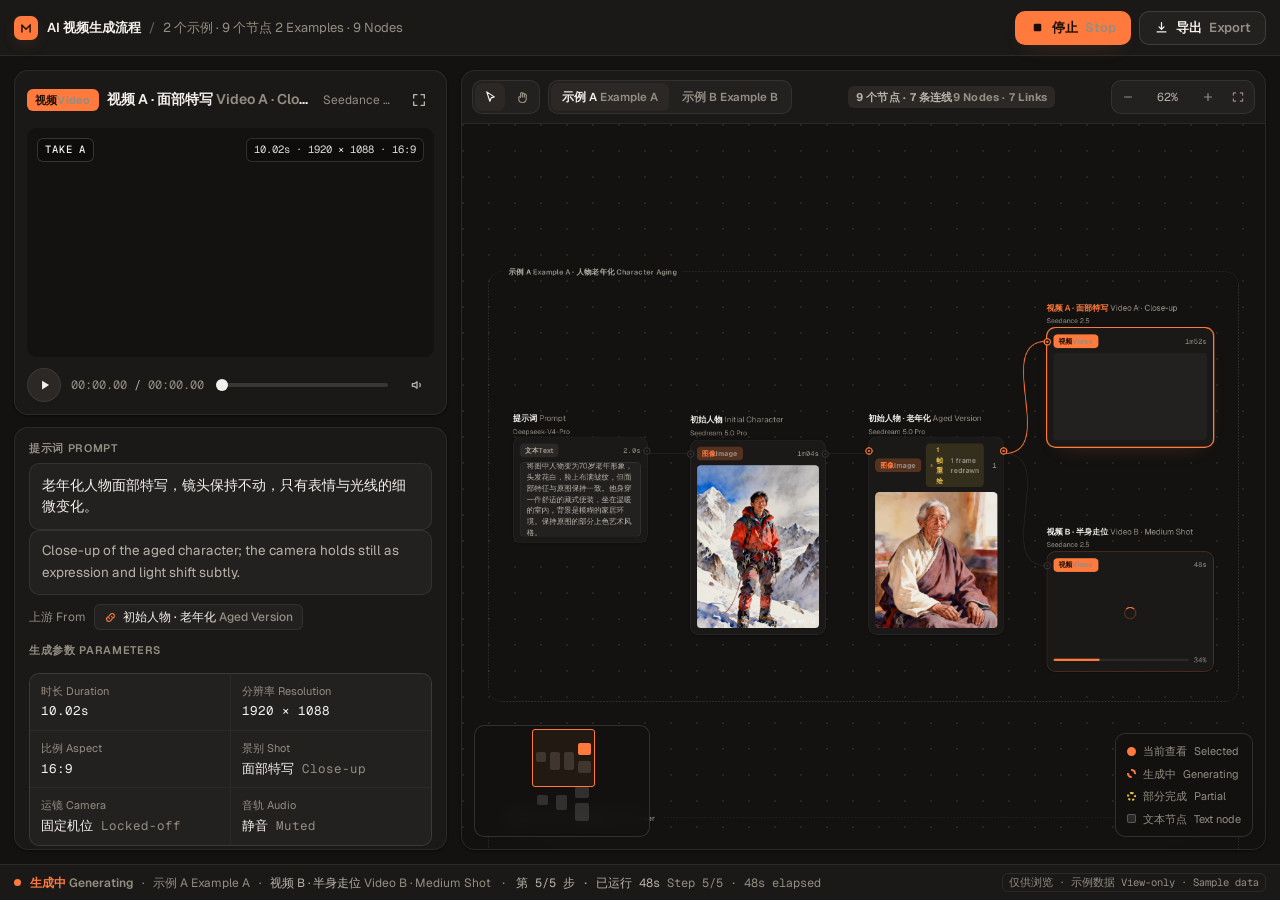
<file: graduation-project.html>
<!doctype html>
<html lang="zh-CN">
<head>
<meta charset="utf-8">
<meta name="viewport" content="width=device-width, initial-scale=1, viewport-fit=cover">
<link rel="icon" href="data:image/svg+xml,%3Csvg xmlns='http://www.w3.org/2000/svg' viewBox='0 0 32 32'%3E%3Crect width='32' height='32' rx='6' fill='%23080f20'/%3E%3Ctext x='16' y='22' font-family='Arial' font-size='15' fill='%23bacefc' text-anchor='middle'%3EY%3C/text%3E%3C/svg%3E">
<title>叶春福 Yee · 毕业设计 · AI 动画短片</title>
<meta name="description" content="AI 视频生成流程界面：左侧播放器查看节点产物，右侧画布同时呈现两条流程 —— 提示词 → 初始人物 → 全景 / 特写两条视频。">
<link rel="preconnect" href="https://fonts.googleapis.com">
<link rel="preconnect" href="https://fonts.gstatic.com" crossorigin>
<link rel="stylesheet" href="https://fonts.googleapis.com/css2?family=Geist:wght@400;500;600;700&family=Geist+Mono:wght@400;500&display=swap">
<style>
/* finesse · register=product · A=warm-graphite / coral+teal · B=geist + geist-mono
 * C=canvas-dominant split, inset stage · D=canvas2d seeded film + svg wire draw
 * E=film-lab contact sheet · SOUL=7 SPECTACLE=6 DENSITY=7
 * rejected defaults: "AI tool -> near-black + violet orb + sparkle"; 2nd order "not-purple -> Linear indigo";
 * the orange here is a burnt coral carrying the wires of a canvas, with a teal partner for "已自动完成". */

:root{
  /* substrate: warm graphite, tinted toward the accent hue */
  --page:#131211;
  --bg:#1a1917;
  --panel-2:#232120;
  --panel-3:#2b2826;
  --border:rgba(255,255,255,.075);
  --border-2:rgba(255,255,255,.13);
  --border-3:rgba(255,255,255,.22);

  /* ink */
  --ink-1:#f4f1ec;
  --ink-2:#b9b3a9;
  --ink-3:#948d82;

  /* brand */
  --accent:#ff7a3c;
  --accent-hover:#ff8b55;
  --accent-2:#38d6c4;
  --accent-soft:rgba(255,122,60,.14);
  --accent-soft-2:rgba(255,122,60,.26);
  --accent-ghost:rgba(255,122,60,.07);
  --accent-2-soft:rgba(56,214,196,.14);
  --on-accent:#1b0d05;
  --glow:rgba(255,122,60,.32);
  --wire:rgba(255,122,60,.62);
  --wire-lit:rgba(255,122,60,.95);
  --wire-dim:rgba(255,255,255,.10);

  /* a text node's artefact is words, so the stage turns into paper */
  --board:#f2ede4;
  --board-dot:rgba(36,31,26,.075);
  --board-ink:#241f1a;
  --board-ink-2:#6b6155;

  /* semantic */
  --auto:var(--accent-2);
  --needs:var(--accent);
  --up:#4fd08a;
  --down:#ee5a5f;
  --warn:#efc24a;

  /* elevation */
  --shadow:0 1px 3px rgba(0,0,0,.45);
  --shadow-lg:0 40px 90px -50px rgba(0,0,0,.9);

  /* shape */
  --r-xs:6px; --r-sm:10px; --r-md:14px; --r-lg:20px;

  /* metrics */
  --nav-h:56px; --status-h:36px; --node-head:44px;

  /* type */
  --font:'Geist',system-ui,-apple-system,'Segoe UI','PingFang SC','Microsoft YaHei UI','Microsoft YaHei','Noto Sans SC',sans-serif;
  --mono:'Geist Mono',ui-monospace,'SF Mono',Menlo,Consolas,'Liberation Mono',monospace;

  /* depth */
  --z-wires:1; --z-nodes:2; --z-sticky:40; --z-nav:60; --z-pop:70; --z-toast:80;
}

*,*::before,*::after{box-sizing:border-box}
[hidden]{display:none!important}
html,body{overflow-x:clip}
html{-webkit-text-size-adjust:100%}
body{
  margin:0; background:var(--page); color:var(--ink-2);
  font-family:var(--font); font-size:14px; line-height:1.5;
  font-feature-settings:"cv11" 1,"ss01" 1;
  -webkit-font-smoothing:antialiased;
}
button{font:inherit;color:inherit;background:none;border:0;padding:0;cursor:pointer}
:focus-visible{outline:2px solid var(--accent);outline-offset:2px;border-radius:var(--r-xs)}
.sr{position:absolute;width:1px;height:1px;padding:0;margin:-1px;overflow:hidden;clip:rect(0 0 0 0);white-space:nowrap;border:0}
.skip{position:absolute;left:12px;top:-60px;z-index:100;background:var(--accent);color:var(--on-accent);
  padding:8px 14px;border-radius:var(--r-sm);font-weight:600;transition:top .15s}
.skip:focus{top:12px}
.mono{font-family:var(--mono);font-variant-numeric:tabular-nums}

/* bilingual: 中文为主，英文释义同字号跟在旁边。英文用灰阶弱一档，两种语言一眼能分开；
   要改成高亮色只需把 .en 的 color 换成 var(--accent)。 */
.en{color:var(--ink-3);font-size:inherit;font-weight:inherit}
.en-dim{color:var(--ink-3)}
.en-title{color:var(--ink-3);font-weight:400;font-size:17px}


/* ─────────────────────────── shell ─────────────────────────── */
.app{display:grid;grid-template-rows:auto minmax(0,1fr) auto;height:100dvh;overflow:hidden}

.topbar{
  height:var(--nav-h);display:flex;align-items:center;gap:14px;
  padding:0 14px;border-bottom:1px solid var(--border);background:var(--bg);
}
.brand{display:flex;align-items:center;gap:9px;flex:0 0 auto}
.brand-mark{width:24px;height:24px;border-radius:7px;background:var(--accent);color:var(--on-accent);
  display:grid;place-items:center;box-shadow:0 6px 18px -6px var(--glow)}
.brand-mark svg{width:14px;height:14px}
.crumbs{display:flex;align-items:center;gap:8px;font-size:13px;min-width:0}
.crumbs .sep{color:var(--ink-3);opacity:.7}
.crumbs b{color:var(--ink-1);font-weight:600;white-space:nowrap}
.crumbs span{color:var(--ink-3);white-space:nowrap;overflow:hidden;text-overflow:ellipsis}
.topbar-spacer{flex:1 1 auto;min-width:8px}

.top-actions{display:flex;align-items:center;gap:8px;flex:0 0 auto}
.btn{
  display:inline-flex;align-items:center;justify-content:center;gap:7px;height:34px;padding:0 14px;
  border-radius:var(--r-sm);font-size:13px;font-weight:600;white-space:nowrap;
  border:1px solid transparent;transition:background .15s,border-color .15s,color .15s;
}
.btn svg{width:15px;height:15px;flex:0 0 auto}
.btn-primary{background:var(--accent);color:var(--on-accent);box-shadow:0 8px 22px -12px var(--glow)}
.btn-primary:hover{background:var(--accent-hover)}
.btn-primary[aria-disabled="true"]{background:var(--panel-3);color:var(--ink-3);box-shadow:none;cursor:not-allowed}
.btn-outline{border-color:var(--border-2);color:var(--ink-1);background:var(--panel-2)}
.btn-outline:hover{border-color:var(--border-3);background:var(--panel-3)}
.btn-ghost{color:var(--ink-2);padding:0 11px}
.btn-ghost:hover{background:var(--panel-2);color:var(--ink-1)}

.iconbtn{
  width:34px;height:34px;border-radius:var(--r-sm);display:grid;place-items:center;
  color:var(--ink-2);border:1px solid transparent;transition:background .15s,color .15s,border-color .15s;
}
.iconbtn:hover{background:var(--panel-2);color:var(--ink-1)}
.iconbtn svg{width:16px;height:16px}
.iconbtn.is-on{background:var(--accent-soft);color:var(--accent)}

/* ─────────────────────────── main ─────────────────────────── */
.shell{
  display:grid;grid-template-columns:minmax(0,0.70fr) minmax(0,1.30fr);
  gap:14px;padding:14px;min-height:0;
}
.col{min-width:0;min-height:0;display:flex;flex-direction:column;gap:12px}

.card{
  background:var(--bg);border:1px solid var(--border);border-radius:var(--r-md);
  box-shadow:var(--shadow);min-width:0;
}

/* ── stage (left: the artifact) ── */
.stage-card{flex:0 0 auto;padding:12px;display:flex;flex-direction:column;gap:11px}
.stage-head{display:flex;align-items:center;gap:10px;min-width:0}
.stage-title{color:var(--ink-1);font-size:14px;font-weight:600;white-space:nowrap;overflow:hidden;text-overflow:ellipsis}
.stage-model{color:var(--ink-3);font-size:12px;white-space:nowrap;overflow:hidden;text-overflow:ellipsis;min-width:0}
.stage-head .grow{flex:1 1 auto;min-width:0;display:flex;align-items:baseline;gap:8px}

.chip{
  display:inline-flex;align-items:center;height:22px;padding:0 8px;border-radius:var(--r-xs);
  font-size:11px;font-weight:700;letter-spacing:.02em;flex:0 0 auto;
}
.chip-video{background:var(--accent);color:var(--on-accent)}
.chip-image{background:var(--accent-soft-2);color:var(--accent)}
.chip-audio{background:var(--accent-2-soft);color:var(--auto)}
.chip-text{background:var(--panel-3);color:var(--ink-2)}
.chip-queued{background:transparent;color:var(--ink-3);border:1px dashed var(--border-2)}

.film-wrap{
  position:relative;aspect-ratio:16/9;border-radius:var(--r-sm);overflow:hidden;
  background:var(--page);cursor:pointer;
}
/* contain, not cover: a 3:4 still and a 16:9 clip both have to show whole */
.film-media{
  position:absolute;inset:0;width:100%;height:100%;object-fit:contain;
  background:var(--page);display:block;
}
.film-overlay{position:absolute;inset:0;pointer-events:none;display:flex;flex-direction:column;justify-content:space-between;padding:10px}
.film-overlay .row{display:flex;align-items:flex-start;justify-content:space-between;gap:8px}

/* a text node gets paper instead of a player: same dot grid as the canvas, inverted.
   `safe center` centres short prompts and top-aligns long ones, so an overlong
   prompt scrolls from the top instead of being clipped at both ends. */
.board{
  position:absolute;inset:0;overflow:auto;display:flex;flex-direction:column;
  justify-content:center;justify-content:safe center;padding:26px 34px;
  background-color:var(--board);color:var(--board-ink);
  background-image:radial-gradient(circle at 1px 1px,var(--board-dot) 1px,transparent 0);
  background-size:22px 22px;
}
.board::-webkit-scrollbar{width:10px}
.board::-webkit-scrollbar-thumb{background:rgba(36,31,26,.16);border-radius:10px;border:3px solid var(--board)}
.board-inner{width:100%;max-width:620px;margin:0 auto;display:flex;flex-direction:column;gap:13px}
.board-kicker{
  font-family:var(--mono);font-size:11px;letter-spacing:.06em;line-height:1.3;
  color:var(--board-ink-2);
}
.board-text{
  margin:0;font-size:17px;line-height:1.78;letter-spacing:-.004em;
  text-wrap:pretty;overflow-wrap:anywhere;
}
.board-en{margin:0;font-size:17px;line-height:1.68;letter-spacing:-.004em;color:var(--board-ink-2);text-wrap:pretty;overflow-wrap:anywhere;padding-top:11px;border-top:1px solid var(--board-dot)}

.film-badge{
  font-family:var(--mono);font-size:10.5px;font-weight:500;letter-spacing:.08em;
  color:rgba(255,255,255,.94);background:rgba(10,8,6,.42);backdrop-filter:blur(6px);
  border:1px solid rgba(255,255,255,.16);border-radius:var(--r-xs);padding:3px 7px;white-space:nowrap;
}
.film-note{
  font-family:var(--mono);font-size:10.5px;color:rgba(255,255,255,.86);
  background:rgba(10,8,6,.42);backdrop-filter:blur(6px);border:1px solid rgba(255,255,255,.14);
  border-radius:var(--r-xs);padding:3px 7px;white-space:nowrap;
}
.film-empty{
  position:absolute;inset:14px;border:1px dashed var(--border-2);border-radius:var(--r-sm);
  display:flex;flex-direction:column;align-items:center;justify-content:center;gap:8px;text-align:center;
  color:var(--ink-3);font-size:12.5px;padding:16px;
}
.film-empty svg{width:22px;height:22px;color:var(--ink-3)}
.film-empty b{color:var(--ink-2);font-weight:600}

.transport{display:flex;align-items:center;gap:10px}
.transport .tc{font-family:var(--mono);font-size:12px;color:var(--ink-2);white-space:nowrap;font-variant-numeric:tabular-nums}
.transport .tc span{color:var(--ink-3)}
.playbtn{
  width:34px;height:34px;border-radius:50%;display:grid;place-items:center;flex:0 0 auto;
  background:var(--panel-3);color:var(--ink-1);border:1px solid var(--border);transition:background .15s,color .15s;
}
.playbtn:hover{background:var(--accent);color:var(--on-accent);border-color:transparent}
.playbtn svg{width:14px;height:14px;margin-left:1px}
.playbtn.is-playing svg{margin-left:0}
.scrub{
  -webkit-appearance:none;appearance:none;flex:1 1 auto;min-width:60px;height:22px;background:transparent;cursor:pointer;
}
.scrub:disabled{cursor:not-allowed;opacity:.45}
.scrub::-webkit-slider-runnable-track{
  height:4px;border-radius:2px;
  background:linear-gradient(90deg,var(--accent) var(--fill,0%),var(--border-2) var(--fill,0%));
}
.scrub::-webkit-slider-thumb{
  -webkit-appearance:none;width:12px;height:12px;border-radius:50%;margin-top:-4px;background:var(--ink-1);
  box-shadow:0 0 0 0 var(--accent-soft);transition:box-shadow .15s;
}
.scrub:hover::-webkit-slider-thumb,.scrub:focus-visible::-webkit-slider-thumb{box-shadow:0 0 0 5px var(--accent-soft)}
.scrub::-moz-range-track{height:4px;border-radius:2px;background:var(--border-2)}
.scrub::-moz-range-progress{height:4px;border-radius:2px;background:var(--accent)}
.scrub::-moz-range-thumb{width:12px;height:12px;border:0;border-radius:50%;background:var(--ink-1)}

/* facts card */
.facts{flex:1 1 auto;min-height:0;display:flex;flex-direction:column;overflow:hidden}
.facts-scroll{flex:1 1 auto;overflow-y:auto;min-height:0;padding:14px;display:flex;flex-direction:column;gap:14px}
.facts-scroll::-webkit-scrollbar{width:9px}
.facts-scroll::-webkit-scrollbar-thumb{background:var(--panel-3);border-radius:9px;border:3px solid var(--bg)}

.section-label{
  font-size:11px;font-weight:600;letter-spacing:.06em;text-transform:uppercase;line-height:1.25;
  color:var(--ink-3);margin:0 0 7px;
}
.prompt-text{
  margin:0;color:var(--ink-1);font-size:13.5px;line-height:1.6;text-wrap:pretty;
  background:var(--panel-2);border:1px solid var(--border);border-radius:var(--r-sm);padding:11px 12px;
}
.prompt-en{
  margin:0;color:var(--ink-2);font-size:13.5px;line-height:1.6;text-wrap:pretty;
  border-top:1px solid var(--border);padding-top:9px;
}
.prov{display:flex;align-items:center;gap:8px;flex-wrap:wrap;margin-top:9px;font-size:12px;color:var(--ink-3)}
.linkbtn{
  display:inline-flex;align-items:center;gap:6px;height:26px;padding:0 9px;border-radius:var(--r-xs);
  background:var(--panel-2);border:1px solid var(--border);color:var(--ink-1);font-size:12px;font-weight:500;
  transition:border-color .15s,background .15s;max-width:100%;
}
.linkbtn:hover{border-color:var(--accent);background:var(--accent-soft)}
.linkbtn span{overflow:hidden;text-overflow:ellipsis;white-space:nowrap}
.linkbtn svg{width:13px;height:13px;color:var(--accent);flex:0 0 auto}

.kv{display:grid;grid-template-columns:repeat(2,minmax(0,1fr));gap:1px;background:var(--border);border:1px solid var(--border);border-radius:var(--r-sm);overflow:hidden}
.kv div{background:var(--panel-2);padding:9px 11px;min-width:0}
.kv dt{font-size:11px;color:var(--ink-3);margin:0 0 3px}
.kv dd{margin:0;font-family:var(--mono);font-size:12.5px;color:var(--ink-1);overflow:hidden;text-overflow:ellipsis;white-space:nowrap}

/* ── canvas (right: the flow) ── */
.canvas-card{flex:1 1 auto;min-height:0;position:relative;overflow:hidden;display:flex;flex-direction:column}
.canvas-bar{
  display:flex;align-items:center;gap:8px;padding:9px 10px;border-bottom:1px solid var(--border);flex:0 0 auto;
}
.seg{display:inline-flex;background:var(--panel-2);border:1px solid var(--border);border-radius:var(--r-sm);padding:2px;gap:2px}
.seg button{
  width:30px;height:28px;border-radius:7px;display:grid;place-items:center;color:var(--ink-3);transition:background .15s,color .15s;
}
.seg button[aria-pressed="true"]{background:var(--panel-3);color:var(--ink-1)}
.seg button:hover{color:var(--ink-1)}
.seg svg{width:15px;height:15px}
.canvas-bar .spacer{flex:1 1 auto;min-width:6px}
.zoomctl{display:inline-flex;align-items:center;gap:2px;background:var(--panel-2);border:1px solid var(--border);border-radius:var(--r-sm);padding:2px}
.zoomctl button{width:28px;height:28px;border-radius:7px;display:grid;place-items:center;color:var(--ink-3)}
.zoomctl button:hover{background:var(--panel-3);color:var(--ink-1)}
.zoomctl button svg{width:14px;height:14px}
.zoomctl .pct{min-width:48px;text-align:center;font-family:var(--mono);font-size:11.5px;color:var(--ink-2)}
.jump{display:inline-flex;align-items:center;gap:2px;background:var(--panel-2);border:1px solid var(--border);border-radius:var(--r-sm);padding:2px;flex:0 0 auto}
.jump button{height:28px;padding:0 11px;border-radius:7px;font-size:11.5px;font-weight:600;color:var(--ink-3);white-space:nowrap;transition:background .15s,color .15s}
.jump button[aria-pressed="true"]{background:var(--panel-3);color:var(--ink-1)}
.jump button:hover{color:var(--ink-1)}
.jump .short{display:none}

.viewport{
  position:relative;flex:1 1 auto;min-height:0;overflow:hidden;cursor:grab;
  background-color:var(--page);
  background-image:radial-gradient(circle at 1px 1px, rgba(255,255,255,.075) 1px, transparent 0);
  background-size:26px 26px;
  touch-action:none;
}
.viewport.is-panning{cursor:grabbing}
.viewport::after{
  content:"";position:absolute;inset:0;pointer-events:none;
  background:radial-gradient(130% 100% at 50% 45%, transparent 62%, rgba(0,0,0,.34) 100%);
}
.graph{position:absolute;left:0;top:0;width:0;height:0;transform-origin:0 0;will-change:transform}

/* one dashed frame per example, its label sitting on the top border */
.frame{
  position:absolute;left:var(--x);top:var(--y);width:var(--w);height:var(--h);
  z-index:0;pointer-events:none;border:1px dashed var(--border-2);border-radius:22px;
}
.frame-label{
  position:absolute;left:22px;top:-9px;padding:0 10px;background-color:var(--page);
  color:var(--ink-2);font-size:11.5px;font-weight:600;letter-spacing:.02em;white-space:nowrap;
}
.wires{position:absolute;left:0;top:0;overflow:visible;z-index:var(--z-wires);pointer-events:none}
.wires path{fill:none;stroke:var(--wire);stroke-width:1.6;stroke-linecap:round;transition:stroke .18s,opacity .18s}
.wires path.dim{stroke:var(--wire-dim);opacity:.7}
.wires path.lit{stroke:var(--wire-lit)}

/* node */
.node{position:absolute;left:var(--x);top:var(--y);width:var(--w);height:var(--h);z-index:var(--z-nodes);
  display:flex;flex-direction:column;min-width:0}
.node-head{height:var(--node-head);display:flex;flex-direction:column;justify-content:center;gap:3px;min-width:0;padding-right:4px}
.node-title{color:var(--ink-1);font-size:13px;font-weight:600;white-space:nowrap;overflow:hidden;text-overflow:ellipsis;min-width:0}
.node-title .en{font-weight:400}
.node-model{color:var(--ink-3);font-size:11px;white-space:nowrap;overflow:hidden;text-overflow:ellipsis;min-width:0}
.node.is-selected .node-title{color:var(--accent)}
.node.is-queued .node-title{color:var(--ink-3)}

.node-card{
  position:relative;flex:1 1 auto;min-height:0;display:flex;flex-direction:column;gap:8px;padding:10px;
  background:var(--bg);border:1px solid var(--border);border-radius:var(--r-md);
  box-shadow:var(--shadow);transition:border-color .18s,box-shadow .18s,background .18s;
}
.node:hover .node-card{border-color:var(--border-2);background:var(--panel-2)}
.node.is-selected .node-card{border-color:var(--accent);box-shadow:0 0 0 1px var(--accent),0 14px 34px -22px var(--glow)}
.node:focus-within .node-card{border-color:var(--accent)}
.node.is-queued .node-card{background:transparent;border-style:dashed;border-color:var(--border-2);box-shadow:none}
.node.is-running .node-card{border-color:var(--accent-soft-2)}

.node-hit{position:absolute;inset:0;z-index:1;border-radius:inherit;background:transparent}
.node-hit:focus-visible{outline:none}
.node-hit:focus-visible::after{content:"";position:absolute;inset:-3px;border-radius:calc(var(--r-md) + 3px);
  border:2px solid var(--accent);pointer-events:none}

.port{position:absolute;width:12px;height:12px;top:16px;border-radius:50%;z-index:3;pointer-events:none;
  background:var(--page);border:2px solid var(--accent);transition:border-color .18s,box-shadow .18s}
.port::after{content:"";position:absolute;inset:2px;border-radius:50%;background:var(--accent);opacity:.9}
.port-in{left:-6px}
.port-out{right:-6px}
.node.is-queued .port{border-color:var(--border-3)}
.node.is-queued .port::after{background:var(--border-3)}
.node.dim-node .port{border-color:var(--border-2)}
.node.dim-node .port::after{background:var(--border-2)}

.node-bar{display:flex;align-items:center;gap:7px;min-width:0;position:relative;z-index:2;pointer-events:none}
.node-bar .grow{flex:1 1 auto;min-width:0}
.node-flag{pointer-events:none}
.node-stat{font-family:var(--mono);font-size:11px;color:var(--ink-3);white-space:nowrap;overflow:hidden;text-overflow:ellipsis}

.node-media{position:relative;flex:1 1 auto;min-height:0;border-radius:var(--r-xs);overflow:hidden;background:var(--panel-2)}
.node-media img,.node-media video{display:block;width:100%;height:100%;object-fit:cover}
.node-media.is-text{
  display:flex;align-items:center;padding:10px;overflow:hidden;
  font-size:11.5px;line-height:1.55;color:var(--ink-2);
  background:var(--panel-2);border:1px solid var(--border);
}
.node-media.is-empty{display:grid;place-items:center;background:transparent;border:1px dashed var(--border-2);
  color:var(--ink-3);font-size:11px;text-align:center;padding:8px}
.node-media .veil{position:absolute;inset:0;background:rgba(19,18,17,.5)}
.node-media .scan{
  position:absolute;left:0;right:0;height:34%;pointer-events:none;
  background:linear-gradient(180deg,transparent,rgba(255,122,60,.16),transparent);
  animation:scan 2.6s cubic-bezier(.4,0,.6,1) infinite;
}
@keyframes scan{0%{transform:translateY(-120%)}100%{transform:translateY(320%)}}
.node-media .centermark{position:absolute;inset:0;display:grid;place-items:center}
.spinner{width:20px;height:20px;border-radius:50%;border:2px solid var(--accent-soft-2);border-top-color:var(--accent);
  animation:spin 1s linear infinite}
@keyframes spin{to{transform:rotate(1turn)}}

.node-foot{display:flex;align-items:center;gap:8px;position:relative;z-index:2;min-width:0;pointer-events:none}
.progress{flex:1 1 auto;height:4px;border-radius:2px;background:var(--border);overflow:hidden;min-width:0}
.progress i{display:block;height:100%;background:var(--accent);border-radius:2px;transition:width .4s linear}
.node-foot .t{font-family:var(--mono);font-size:11px;color:var(--ink-3);white-space:nowrap}
.node-flag{
  position:relative;z-index:2;display:inline-flex;align-items:center;gap:5px;font-size:11px;font-weight:600;
  color:var(--warn);background:rgba(239,194,74,.12);border-radius:var(--r-xs);padding:2px 7px;
}
.node-flag svg{width:12px;height:12px}
.qbadge{font-family:var(--mono);font-size:10.5px;color:var(--ink-3);border:1px solid var(--border-2);
  border-radius:var(--r-xs);padding:1px 6px;white-space:nowrap}

.pulse{width:7px;height:7px;border-radius:50%;background:var(--accent);flex:0 0 auto;animation:pulse 1.6s ease-in-out infinite}
@keyframes pulse{0%,100%{opacity:1}50%{opacity:.28}}

/* minimap + legend */
.minimap{
  position:absolute;left:12px;bottom:12px;width:176px;height:112px;z-index:var(--z-sticky);
  background:rgba(19,18,17,.86);backdrop-filter:blur(8px);border:1px solid var(--border-2);
  border-radius:var(--r-sm);overflow:hidden;cursor:crosshair;
}
.minimap i{position:absolute;border-radius:2px;background:var(--border-2)}
.minimap i.on{background:var(--accent)}
.minimap .vp{position:absolute;border:1px solid var(--accent);background:var(--accent-ghost);border-radius:3px}
.legend{
  position:absolute;right:12px;bottom:12px;z-index:var(--z-sticky);display:flex;flex-direction:column;gap:6px;
  background:rgba(19,18,17,.86);backdrop-filter:blur(8px);border:1px solid var(--border-2);
  border-radius:var(--r-sm);padding:9px 11px;font-size:11px;color:var(--ink-3);
}
.legend div{display:flex;align-items:center;gap:7px;white-space:nowrap}
.legend .k{width:9px;height:9px;border-radius:50%;border:2px solid var(--border-2);background:transparent;flex:0 0 auto}
.legend .k-on{background:var(--accent);border-color:var(--accent)}
.legend .k-run{border-color:var(--accent);border-style:dashed}
.legend .k-part{border-color:var(--warn);border-style:dotted}
.legend .k-text{border-radius:2px;background:var(--panel-3);border-width:1px;border-color:var(--border-3)}

/* ── status bar ── */
.statusbar{
  height:var(--status-h);display:flex;align-items:center;gap:14px;padding:0 14px;
  border-top:1px solid var(--border);background:var(--bg);font-size:12px;color:var(--ink-3);
}
.statusbar .seg-live{display:flex;align-items:center;gap:9px;min-width:0;color:var(--ink-2);white-space:nowrap}
.statusbar .seg-live b{color:var(--accent);font-weight:600;white-space:nowrap;flex:0 0 auto}
.statusbar .seg-live .live-run::before,
.statusbar .seg-live .live-node::before,
.statusbar .seg-live .live-step::before{content:"·";color:var(--ink-3);margin-right:9px}
.statusbar .seg-live .live-run,
.statusbar .seg-live .live-node,
.statusbar .seg-live .live-step{overflow:hidden;text-overflow:ellipsis;min-width:0}
.statusbar .seg-live .live-run{color:var(--ink-3);flex:0 0 auto}
.statusbar .spacer{flex:1 1 auto}
.logbtn{
  display:inline-flex;align-items:center;gap:7px;height:24px;padding:0 9px;border-radius:var(--r-xs);
  border:1px solid var(--border);background:var(--panel-2);color:var(--ink-2);font-size:11.5px;font-weight:500;
}
.logbtn:hover{border-color:var(--border-3);color:var(--ink-1)}
.logbtn svg{width:13px;height:13px}
.demo-tag{
  font-family:var(--mono);font-size:10.5px;color:var(--ink-3);border:1px solid var(--border);
  border-radius:var(--r-xs);padding:1px 6px;white-space:nowrap;
}

/* ── run log popover ── */
.pop{
  position:absolute;z-index:var(--z-pop);width:min(430px,calc(100vw - 24px));
  background:var(--bg);border:1px solid var(--border-2);border-radius:var(--r-md);
  box-shadow:var(--shadow-lg);overflow:hidden;opacity:0;transform:translateY(6px);pointer-events:none;
  transition:opacity .16s,transform .16s;
}
.pop[data-open="true"]{opacity:1;transform:none;pointer-events:auto}
.pop-head{display:flex;align-items:center;gap:9px;padding:11px 13px;border-bottom:1px solid var(--border)}
.pop-head b{color:var(--ink-1);font-size:13px;font-weight:600}
.pop-head .spacer{flex:1 1 auto}
.pop-body{max-height:328px;overflow-y:auto;padding:5px}
.pop-body::-webkit-scrollbar{width:9px}
.pop-body::-webkit-scrollbar-thumb{background:var(--panel-3);border-radius:9px;border:3px solid var(--bg)}
.row-step{display:grid;grid-template-columns:16px minmax(0,1fr) auto;align-items:center;gap:10px;
  padding:8px 9px;border-radius:var(--r-xs);width:100%;text-align:left}
.row-step:hover{background:var(--panel-2)}
.row-step .ico{width:16px;height:16px;display:grid;place-items:center;color:var(--auto)}
.row-step .ico svg{width:14px;height:14px}
.row-step .lbl{min-width:0}
.row-step .lbl b{display:block;color:var(--ink-1);font-size:12.5px;font-weight:500;white-space:nowrap;overflow:hidden;text-overflow:ellipsis}
.row-step .lbl span{display:block;font-family:var(--mono);font-size:11px;color:var(--ink-3);white-space:nowrap;overflow:hidden;text-overflow:ellipsis}
.row-step .d{font-family:var(--mono);font-size:11.5px;color:var(--ink-3);white-space:nowrap}
.row-step.is-run .ico{color:var(--accent)}
.row-step.is-part .ico{color:var(--warn)}
.row-step.is-part .d{color:var(--warn)}
.evidence{margin:2px 9px 8px 35px;border:1px solid var(--border);border-radius:var(--r-sm);background:var(--panel-2);padding:9px 10px}
.evidence div{display:flex;gap:10px;font-family:var(--mono);font-size:11.5px;line-height:1.7;color:var(--ink-2)}
.evidence div span:first-child{color:var(--ink-3);width:42px;flex:0 0 auto}
.evidence div span:last-child{overflow-wrap:anywhere}
.pop-foot{display:flex;align-items:center;gap:8px;padding:10px 13px;border-top:1px solid var(--border);color:var(--ink-3);font-size:11.5px}
.pop-foot .spacer{flex:1 1 auto}

/* toast */
.toasts{position:fixed;left:50%;bottom:calc(var(--status-h) + 16px);transform:translateX(-50%);
  z-index:var(--z-toast);display:flex;flex-direction:column;gap:8px;align-items:center;pointer-events:none}
.toast{
  display:flex;align-items:center;gap:9px;background:var(--panel-3);border:1px solid var(--border-2);
  border-radius:999px;padding:9px 15px;font-size:12.5px;color:var(--ink-1);box-shadow:var(--shadow-lg);
  animation:toastin .22s cubic-bezier(.16,1,.3,1) both;max-width:min(420px,calc(100vw - 32px));
}
.toast svg{width:14px;height:14px;color:var(--accent);flex:0 0 auto}
.toast.out{animation:toastout .2s ease-in both}
@keyframes toastin{from{opacity:0;transform:translateY(8px)}to{opacity:1;transform:none}}
@keyframes toastout{to{opacity:0;transform:translateY(6px)}}

/* ─────────────────────────── responsive ─────────────────────────── */
@media (max-width:1100px){
  .shell{grid-template-columns:minmax(0,1fr)}
  /* on one column the flow canvas would otherwise sit below a tall spec sheet */
  .col{display:contents}
  .stage-card{order:1}
  .canvas-card{order:2;min-height:560px}
  .facts{order:3}
}
@media (max-width:900px){
  .app{height:auto;min-height:100dvh;overflow:visible}
  .topbar{position:sticky;top:0;z-index:var(--z-nav)}
  .shell{overflow:visible}
  .facts{overflow:visible}
  .facts-scroll{overflow:visible}
}
@media (max-width:760px){
  /* the status bar is the widest fixed row on the page: let it break into two lines
     instead of forcing the whole document wider than the viewport */
  .statusbar{height:auto;min-height:var(--status-h);flex-wrap:wrap;row-gap:7px;padding:8px 14px}
  .statusbar .seg-live{flex:1 1 100%;min-width:0}
  .statusbar .seg-live b{overflow:hidden;text-overflow:ellipsis;min-width:0}
  .statusbar .spacer{display:none}
  .canvas-bar .chip{display:none}
  .jump button{padding:0 9px}
}
@media (max-width:520px){
  .jump .full{display:none}
  .jump .short{display:inline}
}

@media (max-width:720px){
  .crumbs span,.demo-tag{display:none}
  .brand-mark{display:none}
  .btn-ghost{display:none}
  .legend{display:none}
  .statusbar{gap:10px}
  .seg-live .live-node{display:none}
  .zoomctl .pct{min-width:42px}
}
@media (max-width:520px){
  .seg-live .live-step{display:none}
}
/* a 16:9 board on a phone is short: drop the type a step so a normal prompt fits
   without scrolling, and let anything longer scroll from the top */
@media (max-width:430px){
  .board{padding:16px 18px}
  .board-text{font-size:14.5px;line-height:1.72}
}

@media (prefers-reduced-motion:reduce){
  *,*::before,*::after{animation-duration:.01ms!important;animation-iteration-count:1!important;transition-duration:.01ms!important}
  .scan{display:none}
  /* a frozen spinner reads as "stuck"; the state is carried by words + elapsed time instead */
  .centermark .spinner{display:none}
  .centermark::after{content:"生成中";font:600 11px/1 var(--mono);letter-spacing:.04em;color:var(--accent)}
}
</style>
<style id="presentation-scale">
/* 会议展示用整体放大：基准字号上调 */
html { font-size: 17px; }
body { font-size: 15px; }
@media (min-width: 1440px) {
  html { font-size: 18px; }
  body { font-size: 16px; }
}
</style>
</head>
<body>
<a class="skip" href="#stage">跳到播放器</a>

<div class="app">

  <!-- ══════════════ topbar ══════════════ -->
  <header class="topbar">
    <div class="brand">
      <span class="brand-mark" aria-hidden="true">
        <svg viewBox="0 0 24 24" fill="none" stroke="currentColor" stroke-width="2.4" stroke-linecap="round">
          <path d="M5 19V7m0 0 7 7 7-7v12"/>
        </svg>
      </span>
      <nav class="crumbs" aria-label="项目路径">
        <b>AI 视频生成流程</b>
        <span class="sep" aria-hidden="true">/</span>
        <span>2 个示例 · 9 个节点 <span class="en">2 Examples · 9 Nodes</span></span>
      </nav>
    </div>

    <span class="topbar-spacer"></span>

    <div class="top-actions">
      <button class="btn btn-primary" id="stopBtn" type="button">
        <svg viewBox="0 0 24 24" fill="currentColor" aria-hidden="true"><rect x="6" y="6" width="12" height="12" rx="2"/></svg>
        停止 <span class="en">Stop</span>
      </button>
      <button class="btn btn-outline" id="exportBtn" type="button">
        <svg viewBox="0 0 24 24" fill="none" stroke="currentColor" stroke-width="2" stroke-linecap="round" stroke-linejoin="round" aria-hidden="true"><path d="M12 4v11m0 0 4-4m-4 4-4-4M5 19h14"/></svg>
        导出 <span class="en">Export</span>
      </button>
    </div>
  </header>

  <!-- ══════════════ main ══════════════ -->
  <main class="shell">

    <!-- ── LEFT: stage ── -->
    <div class="col">
      <section class="card stage-card" id="stage" aria-label="节点产物播放器">
        <div class="stage-head">
          <span class="grow">
            <span class="chip chip-video" id="stageChip">视频 <span class="en">Video</span></span>
            <span class="stage-title" id="stageTitle">视频 A · 面部特写 <span class="en">Video A · Close-up</span></span>
            <span class="stage-model" id="stageModel">Seedance 2.5</span>          </span>
          <button class="iconbtn" id="fullBtn" type="button" aria-label="全屏播放">
            <svg viewBox="0 0 24 24" fill="none" stroke="currentColor" stroke-width="2" stroke-linecap="round" stroke-linejoin="round" aria-hidden="true"><path d="M4 9V4h5M20 9V4h-5M4 15v5h5M20 15v5h-5"/></svg>
          </button>
        </div>

        <div class="film-wrap" id="filmWrap">
          <video id="filmVid" class="film-media" muted playsinline preload="metadata" aria-label="正在播放的生成结果" hidden></video>
          <img id="filmImg" class="film-media" alt="" hidden>
          <div class="board" id="board" hidden>
            <div class="board-inner">
              <span class="board-kicker" id="boardKicker">提示词 Prompt · 初始版本</span>
              <p class="board-text" id="boardZh"></p>
              <p class="board-text board-en" id="boardEn"></p>
            </div>
          </div>
          <div class="film-overlay" aria-hidden="true">
            <div class="row">
              <span class="film-badge" id="filmBadge">TAKE A</span>
              <span class="film-note" id="filmNote">15.07s · 1280 × 720 · 16:9</span>
            </div>
            <div class="row"></div>
          </div>
          <div class="film-empty" id="filmEmpty" hidden>
            <svg viewBox="0 0 24 24" fill="none" stroke="currentColor" stroke-width="1.8" stroke-linecap="round" aria-hidden="true"><circle cx="12" cy="12" r="8"/><path d="M12 8v5l3 2"/></svg>
            <span><b id="emptyTitle">等待上游</b><br><span id="emptySub">上游节点生成中</span></span>
          </div>
        </div>

        <div class="transport">
          <button class="playbtn" id="playBtn" type="button" aria-label="播放">
            <svg id="playIcon" viewBox="0 0 24 24" fill="currentColor" aria-hidden="true"><path d="M7 4.5l12 7.5-12 7.5z"/></svg>
          </button>
          <span class="tc"><span id="tcNow">00:00.00</span> / <span id="tcDur">00:15.00</span></span>
          <input class="scrub" id="scrub" type="range" min="0" max="1000" value="0" step="1" aria-label="播放进度">
          <button class="iconbtn" id="muteBtn" type="button" aria-label="静音切换" aria-pressed="false">
            <svg viewBox="0 0 24 24" fill="none" stroke="currentColor" stroke-width="1.9" stroke-linecap="round" stroke-linejoin="round" aria-hidden="true"><path d="M5 10v4h3l4 3V7L8 10H5z"/><path d="M16 9.5c1.2 1.2 1.2 3.8 0 5"/></svg>
          </button>
        </div>
      </section>

      <section class="card facts" aria-label="当前节点参数">
        <div class="facts-scroll">
          <div>
            <h2 class="section-label">提示词 <span class="en">Prompt</span></h2>
            <p class="prompt-text" id="promptZh"></p>
            <p class="prompt-text prompt-en" id="promptEn"></p>
            <div class="prov" id="prov"></div>
          </div>

          <div>
            <h2 class="section-label">生成参数 <span class="en">Parameters</span></h2>
            <dl class="kv" id="kvBox"></dl>
          </div>
        </div>
      </section>
    </div>

    <!-- ── RIGHT: canvas ── -->
    <section class="card canvas-card" aria-label="生成流程画布">
      <div class="canvas-bar">
        <div class="seg" role="group" aria-label="画布工具">
          <button type="button" aria-pressed="true" aria-label="选择工具" title="选择 (V)">
            <svg viewBox="0 0 24 24" fill="none" stroke="currentColor" stroke-width="1.9" stroke-linejoin="round" aria-hidden="true"><path d="M6 3l12 8-5 1.6L11 18 6 3z"/></svg>
          </button>
          <button type="button" aria-pressed="false" aria-label="抓手工具" title="抓手 (H)">
            <svg viewBox="0 0 24 24" fill="none" stroke="currentColor" stroke-width="1.9" stroke-linecap="round" stroke-linejoin="round" aria-hidden="true"><path d="M9 11V5.5a1.5 1.5 0 0 1 3 0V11m0-1.5v-3a1.5 1.5 0 0 1 3 0V11m0-1v-2a1.5 1.5 0 0 1 3 0v6.5A5.5 5.5 0 0 1 12.5 20h-1A5.5 5.5 0 0 1 6 14.5V12a1.5 1.5 0 0 1 3 0"/></svg>
          </button>
        </div>
        <div class="jump" role="group" aria-label="跳到示例">
          <button type="button" id="jumpA" aria-pressed="true"><span class="full">示例 A <span class="en">Example A</span></span><span class="short">A</span></button>
          <button type="button" id="jumpB" aria-pressed="false"><span class="full">示例 B <span class="en">Example B</span></span><span class="short">B</span></button>
        </div>
        <span class="spacer"></span>
        <span class="chip chip-text">9 个节点 · 7 条连线 <span class="en">9 Nodes · 7 Links</span></span>
        <span class="spacer"></span>
        <div class="zoomctl">
          <button type="button" id="zoomOut" aria-label="缩小"><svg viewBox="0 0 24 24" fill="none" stroke="currentColor" stroke-width="2" stroke-linecap="round" aria-hidden="true"><path d="M6 12h12"/></svg></button>
          <span class="pct" id="zoomPct">90%</span>
          <button type="button" id="zoomIn" aria-label="放大"><svg viewBox="0 0 24 24" fill="none" stroke="currentColor" stroke-width="2" stroke-linecap="round" aria-hidden="true"><path d="M12 6v12M6 12h12"/></svg></button>
          <button type="button" id="zoomFit" aria-label="适应视图" title="适应视图">
            <svg viewBox="0 0 24 24" fill="none" stroke="currentColor" stroke-width="1.9" stroke-linecap="round" stroke-linejoin="round" aria-hidden="true"><path d="M4 9V5h4M20 9V5h-4M4 15v4h4M20 15v4h-4"/></svg>
          </button>
        </div>
      </div>

      <div class="viewport" id="viewport">
        <div class="graph" id="graph">
          <div id="frames"></div>
          <svg class="wires" id="wires" width="1250" height="1750" viewBox="0 0 1250 1750" aria-hidden="true"></svg>
          <div id="nodes"></div>
        </div>

        <div class="minimap" id="minimap" role="button" tabindex="0" aria-label="缩略图导航"></div>

        <div class="legend" aria-hidden="true">
          <div><i class="k k-on"></i>当前查看 <span class="en">Selected</span></div>
          <div><i class="k k-run"></i>生成中 <span class="en">Generating</span></div>
          <div><i class="k k-part"></i>部分完成 <span class="en">Partial</span></div>
          <div><i class="k k-text"></i>文本节点 <span class="en">Text node</span></div>
        </div>
      </div>
    </section>
  </main>

  <!-- ══════════════ status bar ══════════════
       the whole run speaks from one line: state, which step, how long. It used to be
       split across a topbar chip, a topbar receipt and a budget meter, which said the
       same thing three times in three places. -->
  <footer class="statusbar">
    <span class="seg-live">
      <span class="pulse" aria-hidden="true"></span>
      <b id="liveState">生成中 <span class="en">Generating</span></b>
      <span class="live-run" id="liveRun">示例 A <span class="en">Example A</span></span>
      <span class="live-node" id="liveNode">视频 B · 半身走位 <span class="en">Video B · Medium Shot</span></span>
      <span class="live-step mono" id="liveStep">第 5/5 步 · 已运行 48s <span class="en">Step 5/5 · 48s</span></span>
    </span>

    <span class="spacer"></span>

    <span class="demo-tag">仅供浏览 · 示例数据 <span class="en">View-only · Sample data</span></span>
  </footer>
</div>

<div class="toasts" id="toasts" aria-live="polite" aria-atomic="false"></div>

<script>
(function(){
"use strict";

/* ═══════════════════════════ 0 · probes ═══════════════════════════ */
const RM   = matchMedia('(prefers-reduced-motion: reduce)').matches;
const FINE = matchMedia('(hover:hover) and (pointer:fine)').matches;
const $  = (s, r) => (r || document).querySelector(s);
const $$ = (s, r) => Array.prototype.slice.call((r || document).querySelectorAll(s));
const clamp = (v, a, b) => v < a ? a : v > b ? b : v;

/* bilingual helper: 中文为主，英文释义同字号跟在旁边。passing an explicit en overrides
   the dictionary lookup, so node titles get a hand-tuned professional term. */
const ZH_EN = {
  '提示词':'Prompt', '图像':'Image', '视频':'Video', '文本':'Text',
  '生成中':'Generating', '运行记录':'Run log', '停止':'Stop', '导出':'Export',
  '生成参数':'Parameters', '上游':'From', '类型':'Type', '版本':'Version', '下游':'Downstream',
  '分辨率':'Resolution', '比例':'Aspect', '风格':'Style', '角色':'Character', '时长':'Duration',
  '景别':'Shot', '运镜':'Camera', '音轨':'Audio', '当前查看':'Selected', '文本节点':'Text node',
  '示例 A':'Example A', '示例 B':'Example B', '仅供浏览 · 示例数据':'View-only · Sample data',
  '入参':'Input', '出参':'Output', '耗时':'Duration', '重绘的':'Redrawn',
  '从部分完成的步骤重试':'Retry from the partial step', '无时间轴':'No timeline', '静帧':'Still',
  '排队':'Queued', '部分完成':'Partial', '已完成':'Done'
};
function bi(zh, en){ return '<span class="zh">' + zh + '</span> <span class="en">' + (en || ZH_EN[zh] || '') + '</span>'; }

/* ═══════════════════════════ 1 · node model ═══════════════════════════
   Two example runs live on one canvas, each inside its own frame:

     示例 A   提示词(初始版本) → 图像【初始人物】 → 图像【初始人物 老年化】 ─┬→ 视频 A · 面部特写
                                                                          └→ 视频 B · 半身走位
     示例 B   提示词(初始版本) → 图像【初始人物】 ─┬→ 视频 A · 全景镜头
                                                  └→ 视频 B · 特写镜头

   Every node carries a real artefact under assets/; the canvas is the flow, the
   player on the left is whatever node you have selected. */
const HEAD = 44, PORT_DY = 22;   /* node-head height (bilingual two-line) · port centre below the card top */

const NODES = [
  /* ─────────── 示例 A · 人物老年化 ─────────── */
  {
    id:'a-prompt', run:'A', kind:'text', chip:'文本', chipCls:'chip-text',
    title:'提示词', en:'Prompt', model:'Deepseek-V4-Pro', x:20, y:296, w:216, h:210, status:'done', take:'TEXT',
    prompt:'将图中人物变为70岁老年形象，头发花白，脸上布满皱纹，但面部特征与原图保持一致。他身穿一件舒适的藏式便装，坐在温暖的室内，背景是模糊的家居环境。保持原图的部分上色艺术风格。',
    prompt_en:'Age the person in the image to 70: graying hair and a face lined with wrinkles, while keeping the facial features consistent with the original. He wears a comfortable Tibetan-style casual outfit, seated in a warm interior against a blurred home setting. Keep the partial-color art style of the original.',
    params:[['类型','Type','文本节点','Text node'],['版本','Version','初始版本','Initial version'],['下游','Downstream','1 条','1']],
    time:'2.0s', tok:'0', cost:'¥0.00', dur:0
  },
  {
    id:'a-img1', run:'A', kind:'image', chip:'图像', chipCls:'chip-image',
    title:'初始人物', en:'Initial Character', model:'Seedream 5.0 Pro', x:304, y:296, w:218, h:357, status:'done',
    src:'assets/a-kf-01-initial.jpg', take:'IMG 01',
    alt:'水彩风格的年轻登山者，红色冲锋衣，雪山背景',
    prompt:'将图中人物变为70岁老年形象，头发花白，脸上布满皱纹，但面部特征与原图保持一致。保持原图的部分上色艺术风格。',
    prompt_en:'Age the person in the image to 70: graying hair and a face lined with wrinkles, while keeping the facial features consistent with the original. Keep the partial-color art style of the original.',
    params:[['分辨率','Resolution','1728 × 2304'],['比例','Aspect','3:4'],['风格','Style','水彩 · 部分上色','Watercolor · partial color'],['角色','Character','初始人物','Initial character']],
    time:'1m04s', tok:'2.4k', cost:'¥0.52', dur:0, from:['a-prompt']
  },
  {
    id:'a-img2', run:'A', kind:'image', chip:'图像', chipCls:'chip-image',
    title:'初始人物 · 老年化', en:'Aged Version', model:'Seedream 5.0 Pro', x:590, y:296, w:218, h:357, status:'partial',
    src:'assets/a-kf-02-aged.jpg', take:'IMG 02',
    alt:'同一位人物的老年化版本，藏式便装，温暖室内',
    prompt:'将图中人物变为70岁老年形象，头发花白，脸上布满皱纹，但面部特征与原图保持一致。他身穿一件舒适的藏式便装，坐在温暖的室内，背景是模糊的家居环境。保持原图的部分上色艺术风格。',
    prompt_en:'Age the person in the image to 70: graying hair and a face lined with wrinkles, while keeping the facial features consistent with the original. He wears a comfortable Tibetan-style casual outfit, seated in a warm interior against a blurred home setting. Keep the partial-color art style of the original.',
    params:[['分辨率','Resolution','1728 × 2304'],['比例','Aspect','3:4'],['风格','Style','水彩 · 部分上色','Watercolor · partial color'],['角色','Character','70 岁版本','Age-70 version']],
    time:'1m18s', tok:'3.1k', cost:'¥0.61', dur:0, from:['a-img1'], flag:'1 帧重绘', flag_en:'1 frame redrawn'
  },
  {
    id:'a-vidA', run:'A', kind:'video', chip:'视频', chipCls:'chip-video',
    title:'视频 A · 面部特写', en:'Video A · Close-up', model:'Seedance 2.5', x:876, y:116, w:268, h:236, status:'done',
    src:'assets/a-take-face.mp4', take:'TAKE A', dur:10.02,
    prompt:'老年化人物面部特写，镜头保持不动，只有表情与光线的细微变化。',
    prompt_en:'Close-up of the aged character; the camera holds still as expression and light shift subtly.',
    params:[['时长','Duration','10.02s'],['分辨率','Resolution','1920 × 1088'],['比例','Aspect','16:9'],['景别','Shot','面部特写','Close-up'],['运镜','Camera','固定机位','Locked-off'],['音轨','Audio','静音','Muted']],
    time:'1m52s', tok:'5.2k', cost:'¥1.22', from:['a-img2']
  },
  {
    id:'a-vidB', run:'A', kind:'video', chip:'视频', chipCls:'chip-video',
    title:'视频 B · 半身走位', en:'Video B · Medium Shot', model:'Seedance 2.5', x:876, y:476, w:268, h:236, status:'running',
    src:'assets/a-take-halfbody.mp4', take:'TAKE B', dur:10.02, progress:0.34, elapsed:'48s',
    prompt:'老年化人物半身景别，轻微呼吸起伏与视线变化，环境光保持不变。',
    prompt_en:'Medium shot of the aged character; gentle breathing and a slow shift of gaze against an unchanging ambient light.',
    params:[['时长','Duration','10.02s'],['分辨率','Resolution','1920 × 1088'],['比例','Aspect','16:9'],['景别','Shot','半身','Medium shot'],['运镜','Camera','固定机位','Locked-off'],['音轨','Audio','静音','Muted']],
    time:'48s', tok:'1.9k', cost:'¥0.48', from:['a-img2']
  },

  /* ─────────── 示例 B · 登山队员 ─────────── */
  {
    id:'b-prompt', run:'B', kind:'text', chip:'文本', chipCls:'chip-text',
    title:'提示词', en:'Prompt', model:'Deepseek-V4-Pro', x:57, y:1162, w:216, h:210, status:'done', take:'TEXT',
    prompt:'特写登山队员戴着氧气面罩，面罩内烟雾弥漫凝结成白霜，队员眼睛微闭表情痛苦，面罩玻璃上结满霜花，光线昏暗，纪实摄影风格，冷色调，4K画质。',
    prompt_en:'Close-up of a mountaineer wearing an oxygen mask, breath fogging the visor into frost, eyes half-closed in pain, the glass crusted with frost, dim light, documentary photography style, cool tones, 4K.',
    params:[['类型','Type','文本节点','Text node'],['版本','Version','初始版本','Initial version'],['下游','Downstream','2 条','2']],
    time:'2.0s', tok:'0', cost:'¥0.00', dur:0
  },
  {
    id:'b-img1', run:'B', kind:'image', chip:'图像', chipCls:'chip-image',
    title:'初始人物', en:'Initial Character', model:'Seedream 5.0 Pro', x:437, y:1162, w:228, h:304, status:'partial',
    src:'assets/b-kf-01-initial.jpg', take:'IMG 01',
    alt:'戴着氧气面罩的登山队员，面罩玻璃结满霜花，冷色调纪实摄影风格',
    prompt:'特写登山队员戴着氧气面罩，面罩内烟雾弥漫凝结成白霜，队员眼睛微闭表情痛苦，面罩玻璃上结满霜花，光线昏暗，纪实摄影风格，冷色调，4K画质。',
    prompt_en:'Close-up of a mountaineer wearing an oxygen mask, breath fogging the visor into frost, eyes half-closed in pain, the glass crusted with frost, dim light, documentary photography style, cool tones, 4K.',
    params:[['分辨率','Resolution','5792 × 5792'],['比例','Aspect','1:1'],['风格','Style','纪实摄影 · 冷色调','Documentary · cool tone'],['角色','Character','初始人物','Initial character']],
    time:'1m04s', tok:'3.1k', cost:'¥0.61', dur:0, from:['b-prompt'], flag:'1 帧重绘', flag_en:'1 frame redrawn'
  },
  {
    id:'b-vidA', run:'B', kind:'video', chip:'视频', chipCls:'chip-video',
    title:'视频 A · 全景镜头', en:'Video A · Wide Shot', model:'Seedance 2.5', x:827, y:992, w:280, h:242, status:'done',
    src:'assets/b-take-wide.mp4', take:'TAKE A', dur:15.07,
    prompt:'由初始人物延展的全景镜头：登山队员立于风雪山脊，广角收下整片山体。',
    prompt_en:'A wide shot extended from the initial character: the mountaineer stands on a snowy ridge, the whole massif held in a wide frame.',
    params:[['时长','Duration','15.07s'],['分辨率','Resolution','1280 × 720'],['比例','Aspect','16:9'],['景别','Shot','全景','Wide'],['运镜','Camera','固定机位','Locked-off'],['音轨','Audio','静音','Muted']],
    time:'1m52s', tok:'5.2k', cost:'¥1.22', from:['b-img1']
  },
  {
    id:'b-vidB', run:'B', kind:'video', chip:'视频', chipCls:'chip-video',
    title:'视频 B · 特写镜头', en:'Video B · Close-up', model:'Seedance 2.5', x:827, y:1332, w:280, h:356, status:'running',
    src:'assets/b-take-close.mp4', take:'TAKE B', dur:15.07, progress:0.34, elapsed:'48s',
    prompt:'由初始人物延展的特写镜头：氧气面罩与霜花占满画面，呼吸起伏可见。',
    prompt_en:'A close-up extended from the initial character: the oxygen mask and frost fill the frame, breathing barely visible.',
    params:[['时长','Duration','15.07s'],['分辨率','Resolution','960 × 960'],['比例','Aspect','1:1'],['景别','Shot','特写','Close-up'],['运镜','Camera','固定机位','Locked-off'],['音轨','Audio','静音','Muted']],
    time:'48s', tok:'1.9k', cost:'¥0.48', from:['b-img1']
  }
];

/* ═══════════════════════════ 2 · the two runs ═══════════════════════════
   The footer and the run log describe whichever run you are looking at, so the
   page never claims to be generating something you are not looking at. */
const RUNS = {
  A: {
    key: 'A',
    label: '示例 A', en:'Example A',
    name: '人物老年化', name_en:'Character Aging',
    runId: 'Run #1842',
    liveNode: '视频 B · 半身走位', liveNode_en:'Video B · Medium Shot',
    step: '第 5/5 步 · 已运行 48s', step_en:'Step 5/5 · 48s elapsed',
    featured: 'a-vidA',
    bounds: { x: -20, y: 70, w: 1204, h: 690 },
    foot: '3 项已完成 · 1 项部分完成 · 1 项进行中',
    foot_en: '3 done · 1 partial · 1 running',
    steps: [
      { k:'run',  title:'视频 B · 半身走位', en:'Video B · Medium Shot', sub:'Seedance 2.5 · 生成视频', sub_en:'Seedance 2.5 · video generation', d:'48.0s' },
      { k:'done', title:'视频 A · 面部特写', en:'Video A · Close-up', sub:'Seedance 2.5 · 生成视频', sub_en:'Seedance 2.5 · video generation', d:'1m52s' },
      { k:'part', title:'初始人物 · 老年化', en:'Aged Version', sub:'Seedream 5.0 Pro · 有 1 帧被重绘', sub_en:'Seedream 5.0 Pro · 1 frame redrawn', d:'1m18s',
        evidence: [
          ['入参','Input', '{ "ref": "img_01", "age": 70, "keep_identity": true, "model": "seedream-5.0-pro" }'],
          ['出参','Output', '2 candidates · 1728×2304 · 1 frame redrawn'],
          ['耗时','Duration', '1m18s · model Seedream 5.0 Pro · token 3.1k'],
          ['重绘的','Redrawn', 'Candidate b, frame 1: facial drift, discarded <span style="color:var(--warn)">[view]</span>']
        ] },
      { k:'done', title:'初始人物', en:'Initial Character', sub:'Seedream 5.0 Pro · 生成图像', sub_en:'Seedream 5.0 Pro · image generation', d:'1m04s' },
      { k:'done', title:'提示词解析', en:'Prompt Parsing', sub:'Deepseek-V4-Pro · 拆成 1 条图像提示与 2 条运动提示', sub_en:'Deepseek-V4-Pro · 1 image + 2 motion prompts', d:'2.0s' }
    ]
  },
  B: {
    key: 'B',
    label: '示例 B', en:'Example B',
    name: '登山队员', name_en:'Mountaineer',
    runId: 'Run #1907',
    liveNode: '视频 B · 特写镜头', liveNode_en:'Video B · Close-up',
    step: '第 4/4 步 · 已运行 48s', step_en:'Step 4/4 · 48s elapsed',
    featured: 'b-vidA',
    bounds: { x: -20, y: 946, w: 1204, h: 790 },
    foot: '2 项已完成 · 1 项部分完成 · 1 项进行中',
    foot_en: '2 done · 1 partial · 1 running',
    steps: [
      { k:'run',  title:'视频 B · 特写镜头', en:'Video B · Close-up', sub:'Seedance 2.5 · 生成视频', sub_en:'Seedance 2.5 · video generation', d:'48.0s' },
      { k:'done', title:'视频 A · 全景镜头', en:'Video A · Wide Shot', sub:'Seedance 2.5 · 生成视频', sub_en:'Seedance 2.5 · video generation', d:'1m52s' },
      { k:'part', title:'初始人物', en:'Initial Character', sub:'Seedream 5.0 Pro · 有 1 帧被重绘', sub_en:'Seedream 5.0 Pro · 1 frame redrawn', d:'1m04s',
        evidence: [
          ['入参','Input', '{ "from": "prompt", "aspect": "1:1", "size": "5792x5792", "variants": 2 }'],
          ['出参','Output', '2 candidates · 5792×5792 · 1 frame redrawn'],
          ['耗时','Duration', '1m04s · model Seedream 5.0 Pro · token 3.1k'],
          ['重绘的','Redrawn', 'Candidate b: edge repeat artifacts, discarded <span style="color:var(--warn)">[view]</span>']
        ] },
      { k:'done', title:'提示词解析', en:'Prompt Parsing', sub:'Deepseek-V4-Pro · 拆成 1 条图像提示与 2 条运镜提示', sub_en:'Deepseek-V4-Pro · 1 image + 2 camera prompts', d:'2.0s' }
    ]
  }
};
const RUN_KEYS = ['A', 'B'];

/* everything, frames included */
const BOUNDS = { x: -20, y: 70, w: 1204, h: 1666 };

const WIRES = [];
NODES.forEach(function(n){
  (n.from || []).forEach(function(from){ WIRES.push({ from: from, to: n.id }); });
});

const byId = {};
NODES.forEach(function(n){ byId[n.id] = n; });

/* a node only shows the ports a wire actually uses */
const hasOut = {};
WIRES.forEach(function(w){ hasOut[w.from] = true; });

/* run frames: one dashed rounded box per example, labelled on its top border */
const framesHost = $('#frames');
RUN_KEYS.forEach(function(k){
  const b = RUNS[k].bounds;
  const el = document.createElement('div');
  el.className = 'frame';
  el.style.setProperty('--x', b.x + 'px');
  el.style.setProperty('--y', b.y + 'px');
  el.style.setProperty('--w', b.w + 'px');
  el.style.setProperty('--h', b.h + 'px');
  el.innerHTML = '<span class="frame-label">' + RUNS[k].label + ' <span class="en">' + RUNS[k].en + '</span> · ' + RUNS[k].name + ' <span class="en">' + RUNS[k].name_en + '</span></span>';
  framesHost.appendChild(el);
});

/* ═══════════════════════════ 3 · wires ═══════════════════════════ */
const wiresSvg = $('#wires');
const wireEls = {};

function portOut(n){ return { x: n.x + n.w, y: n.y + HEAD + PORT_DY }; }
function portIn(n){ return { x: n.x, y: n.y + HEAD + PORT_DY }; }

function pathFor(a, b){
  const p1 = portOut(a), p2 = portIn(b);
  const dx = clamp(Math.max(48, Math.abs(p2.x - p1.x) * 0.5) + Math.abs(p2.y - p1.y) * 0.22, 48, 210);
  return 'M' + p1.x + ' ' + p1.y +
         ' C' + (p1.x + dx) + ' ' + p1.y + ',' +
                (p2.x - dx) + ' ' + p2.y + ',' +
                p2.x + ' ' + p2.y;
}

WIRES.forEach(function(w, i){
  const p = document.createElementNS('http://www.w3.org/2000/svg', 'path');
  p.setAttribute('d', pathFor(byId[w.from], byId[w.to]));
  p.dataset.from = w.from;
  p.dataset.to = w.to;
  p.dataset.i = i;
  wiresSvg.appendChild(p);
  wireEls[w.from + '>' + w.to] = p;
});

/* one-shot draw-in. Authored in its final state: reduced motion simply never runs it. */
function drawInWires(){
  if (RM) return;
  $$('path', wiresSvg).forEach(function(p, i){
    const len = p.getTotalLength();
    p.animate(
      [{ strokeDasharray: len + ' ' + len, strokeDashoffset: len },
       { strokeDasharray: len + ' ' + len, strokeDashoffset: 0 }],
      { duration: 620, delay: 90 + i * 55, easing: 'cubic-bezier(.16,1,.3,1)', fill: 'backwards' }
    );
  });
}

/* ═══════════════════════════ 4 · nodes ═══════════════════════════ */
const nodesHost = $('#nodes');
const nodeEls = {};

NODES.forEach(function(n){
  const el = document.createElement('div');
  el.className = 'node is-' + n.status;
  el.dataset.id = n.id;
  el.style.setProperty('--x', n.x + 'px');
  el.style.setProperty('--y', n.y + 'px');
  el.style.setProperty('--w', n.w + 'px');
  el.style.setProperty('--h', n.h + 'px');

  const flag = n.flag
    ? '<span class="node-flag"><svg viewBox="0 0 24 24" fill="none" stroke="currentColor" stroke-width="2" stroke-linecap="round" stroke-linejoin="round" aria-hidden="true"><path d="M12 4.5L21 20H3l9-15.5z"/><path d="M12 10v4.5M12 17.2v.3"/></svg>' + n.flag + ' <span class="en">' + (n.flag_en || '') + '</span></span>'
    : '';
  const stat = n.status === 'queued'
    ? '<span class="qbadge">排队 <span class="en">Queued</span></span>'
    : (n.status === 'running'
        ? '<span class="node-stat">' + n.elapsed + '</span>'
        : '<span class="node-stat">' + n.time + '</span>');

  const media = mediaHTML(n);

  let foot = '';
  if (n.status === 'running'){
    foot = '<div class="node-foot"><span class="progress"><i style="width:' +
           Math.round(n.progress * 100) + '%"></i></span><span class="t">' +
           Math.round(n.progress * 100) + '%</span></div>';
  }

  el.innerHTML =
    '<div class="node-head">' +
      '<span class="node-title">' + n.title + ' <span class="en">' + (n.en || '') + '</span></span>' +
      '<span class="node-model">' + n.model + '</span>' +
    '</div>' +
    '<div class="node-card">' +
      '<button class="node-hit" type="button" aria-pressed="false" aria-label="查看 ' + n.title + ' (' + (n.en || '') + ') 的产物"></button>' +
      (n.from && n.from.length ? '<span class="port port-in" aria-hidden="true"></span>' : '') +
      (hasOut[n.id] ? '<span class="port port-out" aria-hidden="true"></span>' : '') +
      '<div class="node-bar">' +
        '<span class="chip ' + n.chipCls + '">' + n.chip + ' <span class="en">' + ZH_EN[n.chip] + '</span></span>' +
        flag +
        '<span class="grow"></span>' +
        stat +
      '</div>' +
      media + foot +
    '</div>';

  nodesHost.appendChild(el);
  nodeEls[n.id] = el;

  $('.node-hit', el).addEventListener('click', function(){ goTo(n.id); });
  el.addEventListener('pointerenter', function(){ emphasize(n.id); });
  el.addEventListener('pointerleave', function(){ emphasize(state.selected); });

  const v = $('video', el);
  if (v) primeVideo(v);
});

/* ═══════════════════════════ 5 · media ═══════════════════════════
   Node thumbnails are the real artefacts. A <video> parked on a poster frame stays
   crisp at any canvas zoom, which a rasterised canvas would not.               */
function primeVideo(v){
  const seek = function(){
    if (v.dataset.primed) return;
    v.dataset.primed = '1';
    const d = v.duration;
    if (!d || !isFinite(d)) return;
    try { v.currentTime = Math.min(0.5, d * 0.05); } catch (e) {}
  };
  if (v.readyState >= 1) seek();
  else v.addEventListener('loadedmetadata', seek, { once: true });
}

function mediaHTML(n){
  if (n.kind === 'text') return '<div class="node-media is-text">' + n.prompt + '</div>';
  if (n.status === 'queued') return '<div class="node-media is-empty"><span>等待上游</span></div>';

  const overlay = n.status === 'running'
    ? '<span class="veil"></span><span class="scan"></span><span class="centermark"><span class="spinner"></span></span>'
    : '';
  const inner = n.kind === 'image'
    ? '<img src="' + n.src + '" alt="' + (n.alt || n.title) + '" decoding="async">'
    : '<video src="' + n.src + '" muted playsinline preload="metadata"></video>';
  return '<div class="node-media">' + inner + overlay + '</div>';
}

/* ═══════════════════════════ 6 · player ═══════════════════════════
   The transport drives a real <video>; a still gets a disabled transport rather
   than a fake one, because a scrubber that cannot scrub is a lie.              */
const vid = $('#filmVid'), still = $('#filmImg'), board = $('#board');
const scrub  = $('#scrub');
const playBtn = $('#playBtn');
const playIcon = $('#playIcon');
const tcNow = $('#tcNow'), tcDur = $('#tcDur');
const filmWrap = $('#filmWrap'), filmEmpty = $('#filmEmpty');

const PLAY_PATH = '<path d="M7 4.5l12 7.5-12 7.5z"/>';
const PAUSE_PATH = '<rect x="6" y="5" width="4" height="14" rx="1"/><rect x="14" y="5" width="4" height="14" rx="1"/>';

const player = { node: byId['a-vidA'], mode: 'video' };

function fmt(s){
  s = Math.max(0, s);
  const m = Math.floor(s / 60), r = s - m * 60;
  return String(m).padStart(2, '0') + ':' + (r < 10 ? '0' : '') + r.toFixed(2);
}

function paintTransport(){
  /* only the video mode owns the transport: a stray event fired while unloading
     the element must not overwrite what a still / text / empty state put there */
  if (player.mode !== 'video') return;
  const dur = isFinite(vid.duration) ? vid.duration : 0;
  const pct = dur > 0 ? (vid.currentTime / dur) * 100 : 0;
  scrub.value = String(Math.round(pct * 10));
  scrub.style.setProperty('--fill', pct.toFixed(2) + '%');
  tcNow.textContent = fmt(dur > 0 ? vid.currentTime : 0);
  tcDur.textContent = dur > 0 ? fmt(dur) : '00:00.00';
}

function setPlayingIcon(on){
  playIcon.innerHTML = on ? PAUSE_PATH : PLAY_PATH;
  playBtn.classList.toggle('is-playing', on);
  playBtn.setAttribute('aria-label', on ? 'Pause' : 'Play');
}

function play(){ if (player.mode === 'video') { const p = vid.play(); if (p && p.catch) p.catch(function(){}); } }
function pause(){ vid.pause(); }
function toggle(){ if (player.mode !== 'video') return; vid.paused ? play() : pause(); }

vid.addEventListener('play', function(){ setPlayingIcon(true); });
vid.addEventListener('pause', function(){ setPlayingIcon(false); });
vid.addEventListener('loadedmetadata', paintTransport);
vid.addEventListener('timeupdate', paintTransport);
vid.addEventListener('seeked', paintTransport);

function loadMedia(n){
  player.node = n;
  filmEmpty.hidden = true;
  board.hidden = true;
  $('#filmBadge').textContent = n.take || '';

  if (n.kind === 'image'){
    player.mode = 'image';
    unloadMedia();
    still.hidden = false;
    if (still.getAttribute('src') !== n.src) still.src = n.src;
    still.alt = (n.alt || n.title) + ' 的产物';
    scrub.disabled = true;
    playBtn.disabled = true;
    tcNow.textContent = '00:00.00';
    tcDur.textContent = 'Still';
    $('#filmNote').textContent = n.params[0][2] + ' · ' + n.params[1][2];
  } else {
    player.mode = 'video';
    still.hidden = true;
    still.removeAttribute('src');
    vid.hidden = false;
    scrub.disabled = false;
    playBtn.disabled = false;
    if (vid.getAttribute('src') !== n.src){
      vid.setAttribute('src', n.src);
      vid.load();
    }
    $('#filmNote').textContent = n.params[0][2] + ' · ' + n.params[1][2] + ' · ' + n.params[2][2];
    if (!RM) play();
    paintTransport();
  }
}

/* a text node shows its words on paper rather than an empty player: an empty state
   that says "there is nothing here" is worse than showing the thing there is */
function loadText(n){
  player.mode = 'text';
  unloadMedia();
  board.hidden = false;
  filmEmpty.hidden = true;
  scrub.disabled = true;
  playBtn.disabled = true;
  scrub.value = '0';
  scrub.style.setProperty('--fill', '0%');
  tcNow.textContent = '00:00.00';
  tcDur.textContent = 'Text';
  $('#boardKicker').innerHTML = '提示词 <span class="en">Prompt</span> · ' + n.model;
  $('#boardZh').textContent = n.prompt;
  $('#boardEn').textContent = n.prompt_en || '';
  $('#filmBadge').textContent = n.take || 'TEXT';
  $('#filmNote').textContent = n.prompt.length + ' chars · no timeline';
}

function unloadMedia(){
  vid.pause();
  if (vid.getAttribute('src')){ vid.removeAttribute('src'); vid.load(); }
  vid.hidden = true;
  still.hidden = true;
  still.removeAttribute('src');
  board.hidden = true;
}

function showEmpty(title, sub, badge, note){
  player.mode = 'empty';
  unloadMedia();
  filmEmpty.hidden = false;
  scrub.disabled = true;
  playBtn.disabled = true;
  scrub.value = '0';
  scrub.style.setProperty('--fill', '0%');
  tcNow.textContent = '00:00.00';
  tcDur.textContent = '—';
  $('#emptyTitle').textContent = title;
  $('#emptySub').textContent = sub;
  $('#filmBadge').textContent = badge;
  $('#filmNote').textContent = note;
}

/* ═══════════════════════════ 7 · stage binding ═══════════════════════════ */
const state = { selected: 'a-vidA' };

function loadNode(n){
  if (n.kind === 'text'){
    loadText(n);
  } else if (n.status === 'queued'){
    showEmpty('还没有产物', n.title + ' 排队中', n.take || 'OUTPUT', '排队中');
  } else {
    loadMedia(n);
  }

  $('#stageChip').innerHTML = n.chip + ' <span class="en">' + ZH_EN[n.chip] + '</span>';
  $('#stageChip').className = 'chip ' + n.chipCls;
  $('#stageTitle').innerHTML = n.title + ' <span class="en">' + (n.en || '') + '</span>';
  $('#stageModel').textContent = n.model;
  $('#promptZh').textContent = n.prompt;
  $('#promptEn').textContent = n.prompt_en || '';

  const kv = $('#kvBox');
  kv.innerHTML = n.params.map(function(p){
    return '<div><dt>' + p[0] + ' <span class="en">' + p[1] + '</span></dt>' +
           '<dd>' + p[2] + (p[3] ? ' <span class="en">' + p[3] + '</span>' : '') + '</dd></div>';
  }).join('');

  const prov = $('#prov');
  if (n.from && n.from.length){
    prov.innerHTML = '<span>上游 <span class="en">From</span></span>' + n.from.map(function(id){
      return '<button class="linkbtn" type="button" data-goto="' + id + '">' +
        '<svg viewBox="0 0 24 24" fill="none" stroke="currentColor" stroke-width="2" stroke-linecap="round" stroke-linejoin="round" aria-hidden="true"><path d="M10 14a4 4 0 0 1 0-6l2-2a4 4 0 0 1 6 6l-1 1"/><path d="M14 10a4 4 0 0 1 0 6l-2 2a4 4 0 0 1-6-6l1-1"/></svg>' +
        '<span>' + byId[id].title + ' <span class="en">' + (byId[id].en || '') + '</span></span></button>';
    }).join('');
  } else {
    prov.innerHTML = '<span>无上游，这是本次运行的起点 <span class="en">No upstream — the start of this run</span></span>';
  }
  $$('[data-goto]', prov).forEach(function(b){
    b.addEventListener('click', function(){ goTo(b.dataset.goto); });
  });
}

function select(id){
  if (!byId[id]) return;
  state.selected = id;
  NODES.forEach(function(n){
    const el = nodeEls[n.id];
    const on = n.id === id;
    el.classList.toggle('is-selected', on);
    $('.node-hit', el).setAttribute('aria-pressed', on ? 'true' : 'false');
  });
  emphasize(id);
  setActiveRun(byId[id].run);   /* the footer follows whichever example you are on */
}

/* ── the active run drives the footer and the run log ── */
let activeRun = 'A';

const STEP_ICON = {
  done: '<svg viewBox="0 0 24 24" fill="none" stroke="currentColor" stroke-width="2.2" stroke-linecap="round" stroke-linejoin="round" aria-hidden="true"><path d="M5 12.5l4.5 4.5L19 7"/></svg>',
  part: '<svg viewBox="0 0 24 24" fill="none" stroke="currentColor" stroke-width="2" stroke-linecap="round" stroke-linejoin="round" aria-hidden="true"><path d="M12 4.5L21 20H3l9-15.5z"/><path d="M12 10v4.5M12 17.2v.3"/></svg>',
  run:  '<span class="spinner" style="width:13px;height:13px;border-width:1.6px"></span>'
};

function renderRunLog(key){
  /* 运行记录浮层已按需求移除；这里保留空函数，setActiveRun() 仍会调用它。 */
}
function setActiveRun(key){
  if (!RUNS[key]) return;
  activeRun = key;
  const R = RUNS[key];
  $('#liveRun').innerHTML = R.label + ' <span class="en">' + R.en + '</span>';
  $('#liveNode').innerHTML = R.liveNode + ' <span class="en">' + R.liveNode_en + '</span>';
  $('#liveStep').innerHTML = R.step + ' <span class="en">' + R.step_en + '</span>';
  RUN_KEYS.forEach(function(k){
    const b = $('#jump' + k);
    if (b) b.setAttribute('aria-pressed', String(k === key));
  });
  renderRunLog(key);
}

function jumpToRun(key){
  const R = RUNS[key];
  if (!R) return;
  frameRun(key);
  select(R.featured);            /* select() re-runs setActiveRun; no need to call it */
  loadNode(byId[R.featured]);
}

function emphasize(id){
  const lit = {};
  lit[id] = true;
  WIRES.forEach(function(w){
    if (w.from === id || w.to === id){ lit[w.from] = true; lit[w.to] = true; }
  });
  Object.keys(wireEls).forEach(function(k){
    const p = wireEls[k];
    const on = p.dataset.from === id || p.dataset.to === id;
    p.classList.toggle('lit', on);
    p.classList.toggle('dim', !on);
  });
  NODES.forEach(function(n){
    nodeEls[n.id].classList.toggle('dim-node', !lit[n.id]);
  });
}

/* click a node -> load it; centre the canvas on it */
function goTo(id){
  select(id);
  loadNode(byId[id]);
  centerOn(byId[id]);
}

/* ═══════════════════════════ 8 · pan / zoom / minimap ═══════════════════════════ */
const viewport = $('#viewport'), graph = $('#graph');
const view = { x: 0, y: 0, z: 0.9, min: 0.3, max: 1.8 };

function applyView(){
  graph.style.transform = 'translate(' + view.x + 'px,' + view.y + 'px) scale(' + view.z + ')';
  $('#zoomPct').textContent = Math.round(view.z * 100) + '%';
  paintMinimap();
}
function centerOn(n){
  userMoved = true;
  const r = viewport.getBoundingClientRect();
  view.x = r.width / 2 - (n.x + n.w / 2) * view.z;
  view.y = r.height / 2 - (n.y + n.h / 2) * view.z;
  applyView();
}
function zoomAt(factor, cx, cy){
  userMoved = true;
  const z2 = clamp(view.z * factor, view.min, view.max);
  const k = z2 / view.z;
  view.x = cx - (cx - view.x) * k;
  view.y = cy - (cy - view.y) * k;
  view.z = z2;
  applyView();
}
/* Framing is always "fit this rectangle", with a legibility floor. Fitting the
   whole board puts the node titles at ~5px, so the example buttons fit one run
   and only 适应视图 dares to fit both. */
function fitRect(b, pad, zMin, zMax){
  const r = viewport.getBoundingClientRect();
  const z = clamp(Math.min((r.width - pad * 2) / b.w, (r.height - pad * 2) / b.h), zMin, zMax);
  return {
    z: z,
    x: (r.width - b.w * z) / 2 - b.x * z,
    y: (r.height - b.h * z) / 2 - b.y * z
  };
}
function applyFit(t){ view.z = t.z; view.x = t.x; view.y = t.y; applyView(); }

function fit(){                      /* 适应视图: the whole board, both examples */
  userMoved = true;
  applyFit(fitRect(BOUNDS, 30, 0.28, 0.94));
}

function frameRun(key){              /* 示例 A / 示例 B: one run, at a readable zoom */
  userMoved = true;
  applyFit(fitRect(RUNS[key].bounds, 26, 0.58, 0.94));
}

/* Canvas size depends on fonts and the surrounding panels, so the opening framing
   runs again once layout has settled, unless the user has already taken the view. */
function frameGraph(){
  const r = viewport.getBoundingClientRect();
  if (!r.width || !r.height || userMoved) return;
  applyFit(fitRect(RUNS[activeRun].bounds, 26, 0.58, 0.94));
}

let panning = null;
let userMoved = false;   /* once the user drives the view, stop re-framing it for them */
viewport.addEventListener('pointerdown', function(e){
  if (e.target.closest('.node') || e.target.closest('.minimap')) return;
  panning = { x: e.clientX, y: e.clientY, vx: view.x, vy: view.y };
  viewport.classList.add('is-panning');
  viewport.setPointerCapture(e.pointerId);
});
viewport.addEventListener('pointermove', function(e){
  if (!panning) return;
  userMoved = true;
  view.x = panning.vx + (e.clientX - panning.x);
  view.y = panning.vy + (e.clientY - panning.y);
  applyView();
});
function endPan(e){
  if (!panning) return;
  panning = null;
  viewport.classList.remove('is-panning');
  if (e && e.pointerId != null && viewport.hasPointerCapture(e.pointerId)) viewport.releasePointerCapture(e.pointerId);
}
viewport.addEventListener('pointerup', endPan);
viewport.addEventListener('pointercancel', endPan);
viewport.addEventListener('pointerleave', endPan);

viewport.addEventListener('wheel', function(e){
  e.preventDefault();
  userMoved = true;
  const r = viewport.getBoundingClientRect();
  if (e.ctrlKey || e.metaKey){
    zoomAt(Math.pow(0.9988, e.deltaY), e.clientX - r.left, e.clientY - r.top);
  } else {
    view.x -= e.deltaX; view.y -= e.deltaY; applyView();
  }
}, { passive: false });

$('#zoomIn').addEventListener('click', function(){
  const r = viewport.getBoundingClientRect(); zoomAt(1.18, r.width / 2, r.height / 2);
});
$('#zoomOut').addEventListener('click', function(){
  const r = viewport.getBoundingClientRect(); zoomAt(1 / 1.18, r.width / 2, r.height / 2);
});
$('#zoomFit').addEventListener('click', fit);

$$('.seg button').forEach(function(b){
  b.addEventListener('click', function(){
    $$('.seg button').forEach(function(o){ o.setAttribute('aria-pressed', String(o === b)); });
    viewport.style.cursor = b.getAttribute('aria-label') === '抓手工具' ? 'grab' : 'default';
  });
});

/* minimap: node markers are built once, only the viewport rect moves */
const mm = $('#minimap');
const MMW = 176, MMH = 112, MMP = 15;
const mmScale = Math.min((MMW - MMP * 2) / BOUNDS.w, (MMH - MMP * 2) / BOUNDS.h);
const mmOX = (MMW - BOUNDS.w * mmScale) / 2, mmOY = (MMH - BOUNDS.h * mmScale) / 2;
const mmVp = document.createElement('span');
mmVp.className = 'vp';
function buildMinimap(){
  mm.innerHTML = NODES.map(function(n){
    return '<i data-mm="' + n.id + '" style="left:' + (mmOX + (n.x - BOUNDS.x) * mmScale) + 'px;top:' + (mmOY + (n.y - BOUNDS.y) * mmScale) +
      'px;width:' + Math.max(3, n.w * mmScale) + 'px;height:' + Math.max(3, n.h * mmScale) + 'px"></i>';
  }).join('');
  mm.appendChild(mmVp);
}
function paintMinimap(){
  const r = viewport.getBoundingClientRect();
  if (!r.width) return;
  mmVp.style.left = (mmOX + (-view.x / view.z - BOUNDS.x) * mmScale) + 'px';
  mmVp.style.top = (mmOY + (-view.y / view.z - BOUNDS.y) * mmScale) + 'px';
  mmVp.style.width = (r.width / view.z * mmScale) + 'px';
  mmVp.style.height = (r.height / view.z * mmScale) + 'px';
  NODES.forEach(function(n){
    const el = mm.querySelector('[data-mm="' + n.id + '"]');
    if (el) el.classList.toggle('on', n.id === state.selected);
  });
}
mm.addEventListener('click', function(e){
  userMoved = true;
  const r = mm.getBoundingClientRect(), vr = viewport.getBoundingClientRect();
  const gx = BOUNDS.x + (e.clientX - r.left - mmOX) / mmScale;
  const gy = BOUNDS.y + (e.clientY - r.top - mmOY) / mmScale;
  view.x = vr.width / 2 - gx * view.z;
  view.y = vr.height / 2 - gy * view.z;
  applyView();
});
mm.addEventListener('keydown', function(e){
  if (e.key === 'Enter' || e.key === ' '){ e.preventDefault(); fit(); }
});

/* keyboard: arrow-browse the graph, Esc clears emphasis back to the selection */
viewport.addEventListener('keydown', function(e){
  const i = NODES.findIndex(function(n){ return n.id === state.selected; });
  if (e.key === 'ArrowRight' || e.key === 'ArrowDown'){ e.preventDefault(); goTo(NODES[(i + 1) % NODES.length].id); }
  if (e.key === 'ArrowLeft'  || e.key === 'ArrowUp'){ e.preventDefault(); goTo(NODES[(i - 1 + NODES.length) % NODES.length].id); }
});

/* ═══════════════════════════ 9 · transport wiring ═══════════════════════════ */
playBtn.addEventListener('click', toggle);
filmWrap.addEventListener('click', function(){
  if (player.mode === 'video') toggle();
});
scrub.addEventListener('input', function(){
  const dur = vid.duration;
  if (player.mode !== 'video' || !isFinite(dur)) return;
  vid.currentTime = (Number(scrub.value) / 1000) * dur;
  paintTransport();
});
$('#muteBtn').addEventListener('click', function(){
  const on = this.getAttribute('aria-pressed') === 'true';
  this.setAttribute('aria-pressed', String(!on));
  this.classList.toggle('is-on', !on);
  vid.muted = !on;
  toast(on ? '已取消静音 <span class="en">Unmuted</span>' : '已静音 <span class="en">Muted</span>');
});
$('#fullBtn').addEventListener('click', function(){
  if (filmWrap.requestFullscreen) filmWrap.requestFullscreen();
  else toast('当前浏览器不支持全屏播放 <span class="en">Fullscreen is not supported here</span>');
});
document.addEventListener('keydown', function(e){
  if (e.key === ' ' && e.target === document.body){ e.preventDefault(); toggle(); }
});

/* ═══════════════════════════ 10 · run controls ═══════════════════════════
   This page is a read-only presentation of a finished-ish run: the run controls
   are drawn so the composition is complete, but they change nothing. Every one of
   them says so when pressed rather than silently doing nothing.                    */
const ICON = {
  ok:   '<path d="M5 12.5l4.5 4.5L19 7"/>',
  warn: '<path d="M12 4.5L21 20H3l9-15.5z"/><path d="M12 10v4.5M12 17.2v.3"/>',
  view: '<path d="M2.6 12S6.2 6.6 12 6.6 21.4 12 21.4 12 17.8 17.4 12 17.4 2.6 12 2.6 12z"/><circle cx="12" cy="12" r="2.9"/>'
};
function toast(msg, kind){
  const box = $('#toasts');
  const el = document.createElement('div');
  el.className = 'toast';
  el.innerHTML =
    '<svg viewBox="0 0 24 24" fill="none" stroke="currentColor" stroke-width="1.9" stroke-linecap="round" stroke-linejoin="round" aria-hidden="true">' +
    (ICON[kind] || ICON.ok) + '</svg><span>' + msg + '</span>';
  box.appendChild(el);
  setTimeout(function(){
    el.classList.add('out');
    setTimeout(function(){ el.remove(); }, 220);
  }, 2600);
}

$('#stopBtn').addEventListener('click', function(){
  toast('仅供浏览 · 停止不会真的中断任务 <span class="en">View-only · Stop will not actually interrupt</span>', 'view');
});
$('#exportBtn').addEventListener('click', function(){
  toast('仅供浏览 · 不会真的导出文件 <span class="en">View-only · No file will be exported</span>', 'view');
});
/* jump between the two example runs: frame the run and follow it in the player */
RUN_KEYS.forEach(function(k){
  const b = $('#jump' + k);
  if (b) b.addEventListener('click', function(){ jumpToRun(k); });
});

/* ═══════════════════════════ 11 · boot ═══════════════════════════ */
function boot(){
  vid.loop = true;
  select(RUNS.A.featured);                 /* opens on 示例 A, footer follows it */
  loadNode(byId[RUNS.A.featured]);
  buildMinimap();
  paintTransport();

  /* open framed on 示例 A, then re-frame once layout + fonts settle */
  frameGraph();

  requestAnimationFrame(function(){
    drawInWires();
    frameGraph();
  });

  if (document.fonts && document.fonts.ready){
    document.fonts.ready.then(function(){ frameGraph(); });
  }

  let rt;
  addEventListener('resize', function(){
    clearTimeout(rt);
    rt = setTimeout(function(){ paintMinimap(); frameGraph(); }, 160);
  });

  document.addEventListener('visibilitychange', function(){
    if (document.hidden) pause();
    else if (!RM && player.mode === 'video' && vid.paused) play();
  });
}

if (document.readyState === 'loading') document.addEventListener('DOMContentLoaded', boot);
else boot();

})();
</script>
</body>
</html>
</file>
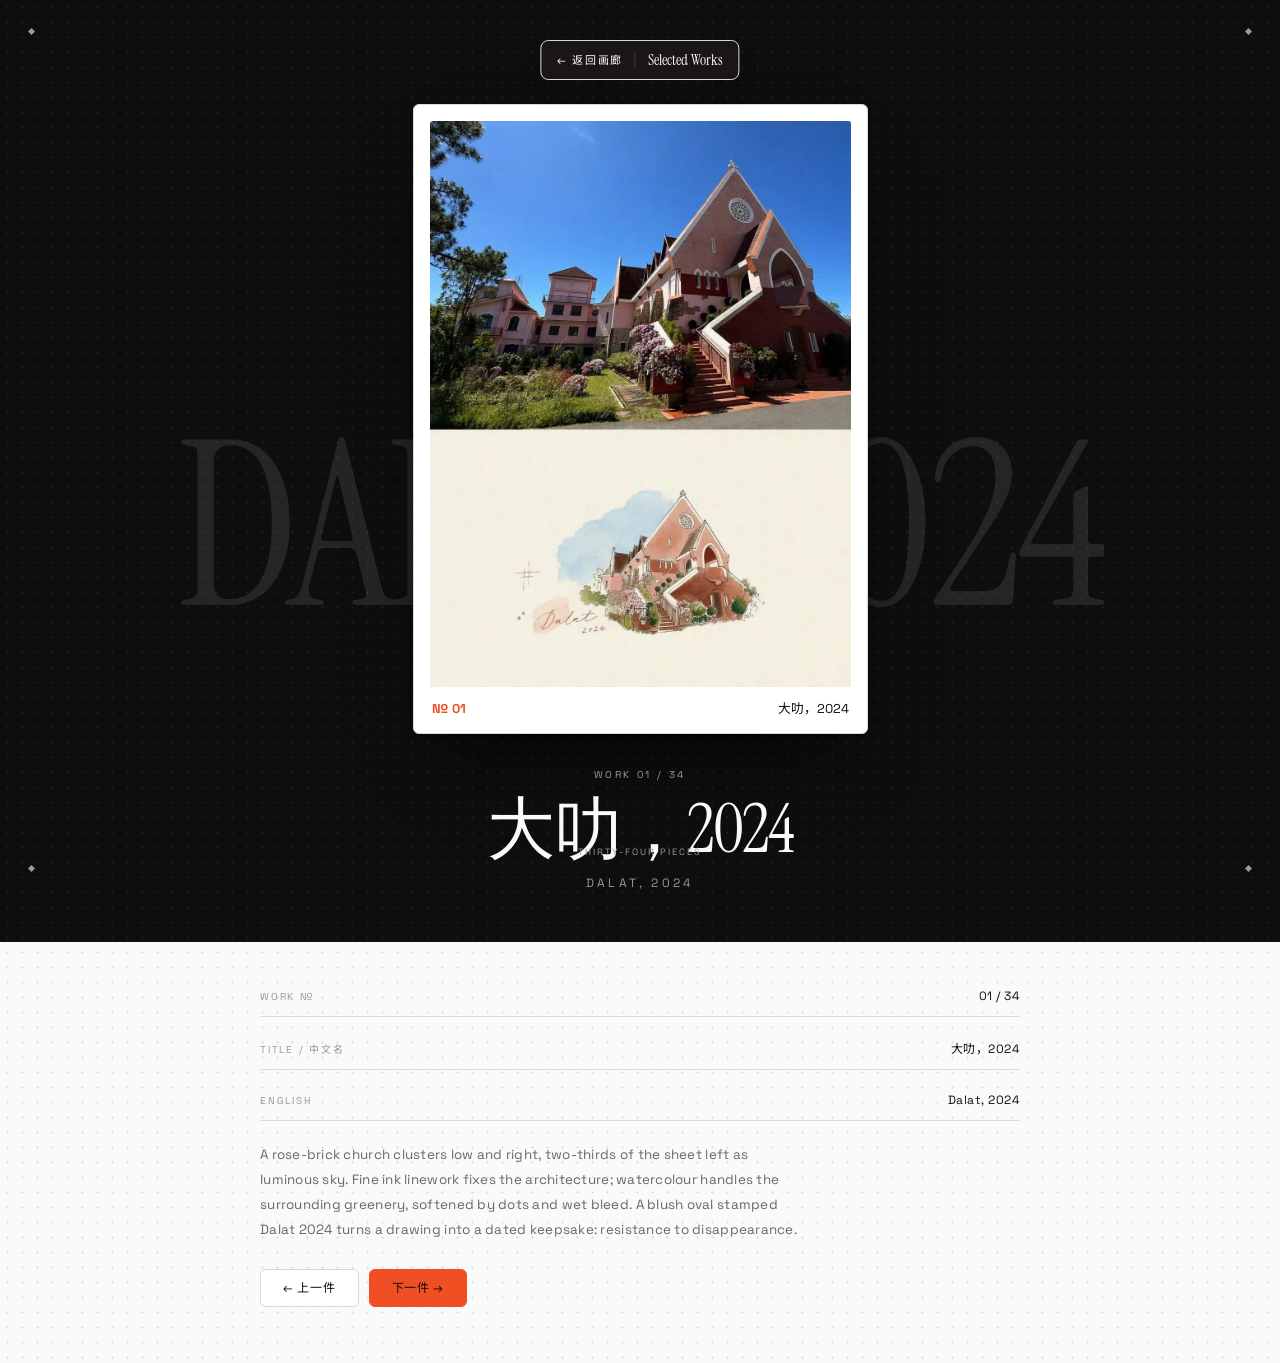
<file: work.html>
<!DOCTYPE html>
<html lang="zh-CN">
<head>
<meta charset="UTF-8">
<meta name="viewport" content="width=device-width, initial-scale=1">
<title>作品详情 · 我的作品集</title>
<link rel="preconnect" href="https://fonts.googleapis.com">
<link rel="preconnect" href="https://fonts.gstatic.com" crossorigin>
<!-- 新增依赖：Instrument Serif（展示衬线，与画廊页统一） -->
<link href="https://fonts.googleapis.com/css2?family=Instrument+Serif:ital@0;1&family=Space+Grotesk:wght@400;500;700&family=Noto+Sans+SC:wght@400;500;700&display=swap" rel="stylesheet">
<style>
:root{
  --paper:#fafafa; --ink:#0e0e0e; --ink-2:#1a1616;
  --gray:#676767; --gray-l1:#9c9996; --gray-l3:#d9d9d9; --silver:#d9d9d9;
  --accent:#f04e23;
  --line:rgba(14,14,14,.26); --line-soft:rgba(14,14,14,.11);
  --pad:clamp(12px,1.9vw,28px); --matw:6px; --orn:clamp(20px,2.2vw,30px);
  --ease:cubic-bezier(0.2,0,0,1); --ease-quart:cubic-bezier(.76,0,.24,1); --ease-out:cubic-bezier(0,0,.2,1);
}
*{ margin:0; padding:0; box-sizing:border-box; }
html,body{ min-height:100%; }
body{
  font-family:"Space Grotesk","Noto Sans SC",system-ui,sans-serif;
  color:var(--ink);
  background:
    radial-gradient(rgba(14,14,14,.10) 1px, transparent 1.4px) 0 0 / 15px 15px,
    var(--paper);
  display:flex; flex-direction:column; align-items:center;
  padding-bottom:calc(var(--pad) + var(--matw) + 26px);
}

/* 与画廊页一致的美术馆画框 */
.gallery-frame{
  position:fixed; inset:var(--pad); border:1px solid var(--line);
  pointer-events:none; z-index:20;
}
.gallery-frame::before{ content:""; position:absolute; inset:var(--matw); border:1px solid var(--line-soft); }
.corner{ position:absolute; width:var(--orn); height:var(--orn); }
.corner::after{ content:""; position:absolute; width:5px; height:5px; background:var(--gray-l1); transform:rotate(45deg); }
.tl{ top:var(--matw); left:var(--matw); border-top:1px solid var(--line); border-left:1px solid var(--line); }
.tr{ top:var(--matw); right:var(--matw); border-top:1px solid var(--line); border-right:1px solid var(--line); }
.bl{ bottom:var(--matw); left:var(--matw); border-bottom:1px solid var(--line); border-left:1px solid var(--line); }
.br{ bottom:var(--matw); right:var(--matw); border-bottom:1px solid var(--line); border-right:1px solid var(--line); }
.tl::after{ top:-3px; left:-3px; }    .tr::after{ top:-3px; right:-3px; }
.bl::after{ bottom:-3px; left:-3px; } .br::after{ bottom:-3px; right:-3px; }
.plaque{
  position:absolute; left:50%; transform:translateX(-50%);
  font-size:clamp(8.5px,.72vw,10px); letter-spacing:.22em; text-transform:uppercase;
  color:var(--gray-l1); white-space:nowrap;
}
.plaque.top{ top:calc(var(--matw) + 11px); }
.plaque.bot{ bottom:calc(var(--matw) + 11px); }

/* ============ 顶部胶囊：返回按钮 ============ */
.topbar{
  position:fixed; z-index:30;
  top:calc(var(--pad) + var(--matw) + 10px); left:50%; transform:translateX(-50%);
  display:flex; align-items:center; gap:12px;
  height:40px; padding:0 16px;
  background:var(--ink-2); border:1px solid var(--silver); border-radius:8px;
  box-shadow:0 12px 28px -14px rgba(14,14,14,.55);
  animation:barIn .7s .1s var(--ease-quart) both;
}
@keyframes barIn{ from{ opacity:0; transform:translateX(-50%) translateY(-10px);} to{ opacity:1; transform:translateX(-50%) translateY(0);} }
.back{
  display:inline-flex; align-items:center; gap:9px;
  text-decoration:none; color:#fafafa;
  font-size:11px; letter-spacing:.14em; text-transform:uppercase; line-height:1;
  transition:color 180ms var(--ease-out);
}
.back:hover{ color:var(--accent); }
.topbar .vr{ width:1px; height:16px; background:rgba(250,250,250,.16); }
.topbar .brand{ font-family:"Instrument Serif",serif; font-size:15px; color:#fafafa; white-space:nowrap; }

/* ============ 全幅黑底展示区（借鉴参考站 #canvas 分区：黑底 + 白色点阵 + 巨型字标） ============ */
.showcase{
  position:relative; width:100%; overflow:hidden;
  background:var(--ink);
  padding:calc(var(--pad) + var(--matw) + 74px) 24px clamp(34px,4vw,58px);
  display:flex; flex-direction:column; align-items:center;
}
.showcase::before{
  content:""; position:absolute; inset:0; z-index:0; pointer-events:none;
  background-image:url("data:image/svg+xml,%3Csvg xmlns='http://www.w3.org/2000/svg' width='15' height='15'%3E%3Crect x='6.5' y='6.5' width='2' height='2' rx='1' ry='1' fill='rgb(255,255,255)' fill-opacity='0.08'/%3E%3C/svg%3E");
  background-size:15px 15px; background-repeat:repeat;
}
.wm{
  position:absolute; left:50%; top:56%; transform:translate(-50%,-50%);
  width:150%; max-width:none; height:auto; z-index:0; pointer-events:none; opacity:0;
  animation:wmIn 1.6s .15s var(--ease-quart) forwards;
}
.wm text{ font-family:"Instrument Serif",serif; font-size:120px; letter-spacing:-.02em; fill:#fafafa; }
@keyframes wmIn{ to{ opacity:.10; } }

/* 装裱后的作品：白卡纸 + 1px 细描边 + 内衬留白 */
.mount{
  position:relative; z-index:1;
  width:min(70vw,380px); padding:clamp(8px,1.4vw,16px);
  background:#fff; border:1px solid var(--gray-l3); border-radius:6px;
  box-shadow:0 2px 6px rgba(0,0,0,.35), 0 40px 70px -26px rgba(0,0,0,.7);
  animation:rise .8s .1s var(--ease-quart) both;
}
.poster{
  position:relative; aspect-ratio:var(--ar,.75); overflow:hidden; border-radius:3px;
  background:#e3e3e3;
  box-shadow:inset 0 0 0 1px rgba(14,14,14,.08);
}
/* contain：整张作品完整显示，不裁切、不叠加任何遮罩。
   画框比例跟着图片自身走（--ar），所以既不裁切也不会留边。 */
.poster img{ width:100%; height:100%; object-fit:contain; display:block; }
.mount .label{
  display:flex; align-items:baseline; justify-content:space-between; gap:10px;
  padding:11px 2px 0; font-size:clamp(10px,1vw,13px);
}
.mount .label b{ color:var(--accent); font-weight:700; letter-spacing:.02em; }
.mount .label span{ color:var(--ink); }

/* 黑底上的作品信息（参考站：tag 行 + 巨型衬线标题） */
.cap{ position:relative; z-index:1; margin-top:clamp(22px,3vw,34px); text-align:center; }
.cap .num{ font-size:10px; letter-spacing:.24em; color:var(--gray-l1); text-transform:uppercase; }
.cap h1{
  font-family:"Instrument Serif",serif; font-weight:400;
  font-size:clamp(34px,6vw,68px); line-height:1; letter-spacing:-.02em;
  color:#fafafa; margin-top:14px;
  animation:rise .9s .2s var(--ease-quart) both;
}
.cap .en{
  margin-top:12px; font-size:clamp(10px,1vw,12px); letter-spacing:.28em;
  text-transform:uppercase; color:var(--gray-l1);
  animation:rise .9s .28s var(--ease-quart) both;
}

/* ============ 纸质信息区：参考站的规格表样式 ============ */
.sheet{
  width:min(92vw,760px); margin-top:clamp(28px,3.6vw,46px);
  display:flex; flex-direction:column; gap:22px;
}
.row{
  display:flex; align-items:baseline; justify-content:space-between; gap:16px;
  padding-bottom:12px; border-bottom:1px solid var(--gray-l3);
  font-size:10px; letter-spacing:.18em; text-transform:uppercase;
}
.row .k{ color:var(--gray-l1); }
.row .v{ color:var(--ink); font-size:12px; letter-spacing:.04em; text-transform:none; }
.desc{
  font-size:clamp(12.5px,1.05vw,14px); line-height:1.85; letter-spacing:.02em;
  color:var(--gray); max-width:60ch;
}
.nav{ display:flex; gap:10px; margin-top:4px; flex-wrap:wrap; }
.nav a{
  text-decoration:none; color:var(--ink); font-size:12px; letter-spacing:.06em; line-height:1;
  border:1px solid var(--gray-l3); border-radius:6px; padding:12px 22px;
  background:#fff; transition:background-color 200ms var(--ease-out), color 200ms var(--ease-out), border-color 200ms var(--ease-out);
}
.nav a:hover{ background:var(--ink-2); color:#fafafa; border-color:var(--ink-2); }
.nav a.primary{ background:var(--accent); color:var(--ink); border-color:var(--accent); }
.nav a.primary:hover{ background:var(--ink); color:#fafafa; border-color:var(--ink); }
.sheet > *{ animation:rise .8s var(--ease-quart) both; }
.sheet > *:nth-child(2){ animation-delay:.08s; }
.sheet > *:nth-child(3){ animation-delay:.16s; }
.sheet > *:nth-child(4){ animation-delay:.24s; }

@keyframes rise{ from{ opacity:0; transform:translateY(22px) scale(.98);} to{ opacity:1; transform:none;} }

@media (max-width:860px){
  :root{ --matw:5px; }
  .showcase{ padding-top:calc(var(--pad) + var(--matw) + 70px); }
  .mount{ width:min(84vw,340px); }
  .row{ font-size:9px; letter-spacing:.14em; }
}
@media (prefers-reduced-motion: reduce){
  .wm,.topbar,.mount,.cap h1,.cap .en,.sheet > *{ animation-duration:1ms !important; animation-delay:0ms !important; }
}
</style>
</head>
<body>

<div class="gallery-frame" aria-hidden="true">
  <i class="corner tl"></i><i class="corner tr"></i><i class="corner bl"></i><i class="corner br"></i>
  <span class="plaque top">Selected Works · Portfolio</span>
  <span class="plaque bot" id="plaqueBot">Eighteen Pieces</span>
</div>

<header class="topbar">
  <a class="back" href="3D画廊.html">← 返回画廊</a>
  <span class="vr"></span>
  <span class="brand">Selected Works</span>
</header>

<section class="showcase">
  <svg class="wm" viewBox="0 0 1000 200" aria-hidden="true" preserveAspectRatio="xMidYMid meet">
    <text id="wmText" x="500" y="140" text-anchor="middle"></text>
  </svg>
  <div class="mount">
    <div class="poster" id="poster"></div>
    <div class="label"><b id="no"></b><span id="lb"></span></div>
  </div>
  <div class="cap">
    <div class="num" id="num"></div>
    <h1 id="title"></h1>
    <div class="en" id="en"></div>
  </div>
</section>

<div class="sheet">
  <div class="row"><span class="k">Work №</span><span class="v" id="vno"></span></div>
  <div class="row"><span class="k">Title / 中文名</span><span class="v" id="vtitle"></span></div>
  <div class="row"><span class="k">English</span><span class="v" id="ven"></span></div>
  <p class="desc" id="desc"></p>
  <div class="nav">
    <a id="prev" href="#">← 上一件</a>
    <a id="next" class="primary" href="#">下一件 →</a>
  </div>
</div>

<script>
/* 作品数据：与 index.html 的 works 一一对应（同一编号、同一标题）。
   img = 详情页大图（原名不带 A 的那张）；ar = 图片宽高比，决定画框比例。
   改标题时请两个文件一起改。 */
const WORKS = [
  { t:"大叻，2024", en:"Dalat, 2024", desc:"A rose-brick church clusters low and right, two-thirds of the sheet left as luminous sky. Fine ink linework fixes the architecture; watercolour handles the surrounding greenery, softened by dots and wet bleed. A blush oval stamped Dalat 2024 turns a drawing into a dated keepsake: resistance to disappearance.", img:"assets/works/detail/01.webp", ar:0.744 },
  { t:"信仰是一束光", en:"Faith Is a Light", desc:"A gothic spire cuts vertically through a rough coral brushstroke that reads as light itself: not light falling on the tower but light as ground. Crosshatched ink lines shape the architecture; dry-brush colour leaves paper breathing through. Above and below, scripted verses. Steadfast, luminous, quietly devotional.", img:"assets/works/detail/02.webp", ar:0.744 },
  { t:"有些火，不为取暖", en:"Some Fires Are Not Meant to Warm the World", desc:"A figure stands centred above a vast blank, dissolving into a radial burst of red and black streaks; a dim red disc is half-hidden behind the head. Photographic texture collides with brush-driven blur and print grain. Fire as rupture rather than warmth: a declaration of destructive, self-defining force.", img:"assets/works/detail/03.webp", ar:0.744 },
  { t:"风知道我要去哪里", en:"The Wind Knows Where I Am Going", desc:"A grey-violet dry-brush panel frames a small half-length portrait, face masked by a checkered scarf, gaze directed out of frame. Ink and thin watercolour leave him barely described; the huge blank beneath carries two handwritten lines. Identity withheld, direction asserted: the wind, not the map, knows.", img:"assets/works/detail/04.webp", ar:0.744 },
  { t:"继续走，世界在等你", en:"Keep Going, the World Is Waiting", desc:"The same figure returns inside the same grey-violet panel, now unrolling a blank white scroll across the centre: the only pure white, and the fulcrum of the composition. A companion piece to the portrait beside it, interior conviction answered by outward departure. The unwritten future is handed to the viewer.", img:"assets/works/detail/05.webp", ar:0.744 },
  { t:"田园时光，1967", en:"Pastoral Days, 1967", desc:"Seven-eighths of the page is bare; a single cow, two grazing companions and pale hills occupy only the lowest strip. Washed greens and clay yellows, light values only, as though bleached by time. Two birds provide the sole movement against the stillness. Pastoral, invented 1967: an elegy for slowness.", img:"assets/works/detail/06.webp", ar:0.744 },
  { t:"山坡旁，1964", en:"By the Hillside, 1964", desc:"A cow and her suckling calf hold the centre of a grassy island, the mother's gaze turned out of frame. Transparent glazes layer ochre and grey fleece against cerulean sky; grass built from dry short strokes. Warm against cool, vigilance against tenderness: the most naturalistic light in the series.", img:"assets/works/detail/07.webp", ar:0.744 },
  { t:"简约，是一切优雅的基调", en:"Simplicity Is the Keynote of All True Elegance", desc:"A photograph and its vector reduction are stacked in dialogue: identical tall spruce and hut, identical shadows. The illustration strips texture to flat shapes, keeping only tonal structure. Sunlight, real grass and curated olive sit above one another, demonstrating rather than quoting the motto: simplicity as keynote, elegance as residue.", img:"assets/works/detail/08.webp", ar:0.667 },
  { t:"在自然的怀抱里，遇见真正的自己", en:"In the Embrace of Nature", desc:"A flat vector valley of olive meadow, dark conifer wall, rocky orange mountain and small timber cabin occupies only the lowest sixth of the sheet. No gradients, no cast shadow; depth is built from layered silhouettes and tonal shifts. Nature abstracted into portable calm, numbered like an edition.", img:"assets/works/detail/09.webp", ar:0.667 },
  { t:"冒险在召唤", en:"Adventure Awaits", desc:"A chibi portrait of the traveller: olive hooded jacket, checkered scarf across the mouth, backpack straps, haloed by a soft green airbrushed oval. Grainy crayon brushes keep it deliberately unpolished; a yellow star is the single accent. A mascot image of anticipation, youth, and the call outward.", img:"assets/works/detail/10.webp", ar:0.744 },
  { t:"流浪的人，未必迷失", en:"Not All Who Wander Are Lost", desc:"A tiny walking figure is smeared into horizontal streaks of black and red on a large empty field; small black squares float at left, the epigraph sits low as a plinth. Motion blur turns walking into passing through. Tolkien's defence of drifting, restated for a figure without a face.", img:"assets/works/detail/11.webp", ar:0.744 },
  { t:"路会温柔地记得你", en:"Softly, the Road Remembers", desc:"A road curves out of frame through a torn-paper window of flat colour: slate hills, olive scrub, a single thin post. Muted earth tones, risograph grain and one yellow dash draw the eye onward. Enormous emptiness becomes silence, and the road, already remembering the walker, carries memory beyond the picture edge.", img:"assets/works/detail/12.webp", ar:0.667 },
  { t:"月、城堡与向日葵", en:"Nocturne for a Sunflower Moon", desc:"A stone crescent moon encloses a sleeping face, two complementary shapes locked in embrace; sunflowers arc between them while a miniature castle rests below. Cool slate blue meets high-chroma yellow, glazed with aged parchment. Digital painting mimics carved stone and porcelain skin. Together they form a wish-list: dream, fidelity, a castle held rather than reached.", img:"assets/works/detail/13.webp", ar:0.744 },
  { t:"小小烛火，大大心愿", en:"Little Flame, Big Wishes", desc:"A single slice of cake, drawn in shaky crayon strokes, floats at the top of an otherwise empty sheet. Five colours only; a cool blue candle makes the yellow flame burn brighter. Childlike, deliberately clumsy linework turns the vast blank below into the volume of a wish: small flame, enormous asking.", img:"assets/works/detail/14.webp", ar:0.744 },
  { t:"我们不是剪影", en:"We Are Not Silhouettes", desc:"A loose band of figures stands low in the frame beneath a single vertical shaft of vermilion, the only saturated colour on a near-monochrome paper field. Charcoal sweeps converge inward; long shadows steady the horizon. Silhouettes that refuse anonymity: a collective pause, dignified, before light returns.", img:"assets/works/detail/15.webp", ar:0.744 },
  { t:"花园，1978", en:"Garden, 1978", desc:"Pen-and-wash watercolour builds a floating garden island: potted trees and pink blossom anchored left, a boardwalk leading right to a thatched cabin, distant hills dissolving into paper. Wet-in-wet washes, dry-brush fibres, untouched white as light. The invented year 1978 turns cultivation into recollection: a small, tendered paradise.", img:"assets/works/detail/16.webp", ar:0.744 },
  { t:"静下来，便知", en:"Be Still, and Know", desc:"A palm-sized square of opaque paint floats high on an empty page: an arch of sand, ochre and dusty rose, a wooden crucifix above, a small pale figure at its centre. Coarse bristle edges, fresco-like residue. Below, two handwritten words of Psalm 46:10. Scale and silence, not ornament, carry the devotion.", img:"assets/works/detail/17.webp", ar:0.744 },
  { t:"归隐，1987", en:"Retreat, 1987", desc:"A boardwalk crosses dark water to a thatched cabin, hedged by flowering shrubs; a small stone figure sits at right. Layered greens, warm timber and near-black water, with white blossoms replacing sunlight. Sponge-dabbed foliage and wet washes make a sanctuary: separated by water, connected by a bridge one need not cross.", img:"assets/works/detail/18.webp", ar:0.744 },
  { t:"山抱一个韵字", en:"Yun: An Echo Between Mountains", desc:"A wordmark that is a landscape: three peaks — sage and two deep pines — cradle a white disc holding the calligraphic character Yun. A single gold line draws water below; a red seal anchors the corner. Sound becomes scenery, and the aftertone of tea is written as mountains holding one word.", img:"assets/works/detail/19.webp", ar:1.000 },
  { t:"石上茶事", en:"Tea on Stone", desc:"Brand still life on stacked slate: a gnarled branch, a white porcelain deer, two cups and a pitcher bearing the Yun mark, one dark bloom at its foot, all against molten gold. Warm side light models every glaze and stone edge. An old literati table is restaged for a new tea house.", img:"assets/works/detail/20.webp", ar:1.780 },
  { t:"纸上山水", en:"Mountains on Paper", desc:"A take-away cup becomes a scroll: the Yun landscape printed small on white paper, held sharp while stacked cups and lids blur into the dark room behind. Rim light rounds each mouth; shallow focus locks the gaze. The disposable object is quietly promoted, carrying mountains and water out the door.", img:"assets/works/detail/21.webp", ar:1.780 },
  { t:"折页里的呼吸", en:"The Quiet Fold", desc:"Stationery speaks in a whisper: a folded card opens to a green mountain and the circled Yun, beside a business card and a single pencil on generous cream. High-key light erases almost every shadow. The identity lives in restraint — blank space kept as good manners, ink spent only where it must be.", img:"assets/works/detail/22.webp", ar:1.780 },
  { t:"绿的秩序", en:"Order in Green", desc:"The system laid out in isometric discipline: deep-green boxes in four sizes, white tubes and a round soap marching along one diagonal on cream, the Yun landscape wrapping every surface. Soft top light, short shadows, two colours and a gold line — a family portrait of restraint, rhythm and repetition.", img:"assets/works/detail/23.webp", ar:1.780 },
  { t:"把早晨调成慢速", en:"Where Slow Mornings Begin", desc:"A lifestyle app opens on cream white: an oversized greeting, pill filters, and one forest-green action colour. A full-bleed photograph of linen and curtain light anchors the grid; two warm thumbnails continue the palette. Hierarchy reads like a magazine contents page: everything invites slow reading, nothing shouts.", img:"assets/works/detail/24.webp", ar:0.462 },
  { t:"四个入口", en:"Four Doors into the Day", desc:"Explore turns taxonomy into colour: four soft-cornered tiles — terracotta, olive, slate blue and brick red — carry white type and a faint diagonal sheen above quiet collection rows. Navigation becomes a set of doors, and each colour a room in the same calm house. Choosing a category feels like choosing a mood.", img:"assets/works/detail/25.webp", ar:0.462 },
  { t:"细读一个早晨", en:"Reading a Morning Closely", desc:"The guide opens like a page from a quiet magazine: unmade linen washed in window light, then title, byline and a short checklist of small needs, ticked in muted green. Generous margins keep the reading line pure. Knowledge is framed as a keepsake — the save button waits below like a bookmark.", img:"assets/works/detail/26.webp", ar:0.462 },
  { t:"存给慢一点的日子", en:"Saved for a Slower Day", desc:"A saved list keeps its promises in rows: thumbnail, category, title and a small green bookmark, each entry stamped with its own quiet timestamp. Segmented filters and two collection cards add order without weight. The screen becomes a shelf of postponed pleasures, patiently waiting for a slower day.", img:"assets/works/detail/27.webp", ar:0.462 },
  { t:"一个读者的自画像", en:"The Reader, Collected", desc:"Profile as self-portrait: an avatar and email, three counting numbers — saved, collections, following — and one deep-green card carrying the product's promise, closed by small orderly preference rows. No photograph softens it. Identity here is quantitative and calm: a life measured in what one chose to keep.", img:"assets/works/detail/28.webp", ar:0.462 },
  { t:"住进一把椅子之前", en:"Before You Move In", desc:"A furniture app pitched in five floating screens on black: catalogue cards, a violet neon room with a purple armchair, a product detail, a feature grid and a wireframe room awaiting furniture. Placeholder text betrays its concept-stage nature. The promise is spatial: rehearse a life before buying the chair.", img:"assets/works/detail/29.webp", ar:0.750 },
  { t:"毛孩子的主页", en:"A Home Full of Paws", desc:"A pet community app centred on a corgi: profile card, glossy clay-rendered mascot, icon banners and a friend feed, floating above a tilted cascade of sibling screens in blue and apricot. Soft 3D rendering and placeholder text mark the concept. Here the pet holds the account, and cuteness is the interface.", img:"assets/works/detail/30.webp", ar:0.554 },
  { t:"负重自白", en:"Who I Am", desc:"A young trekker faces the camera under hard studio light, chartreuse shell and olive pack splitting the frame into two greens. Distressed print texture, scratched edges and a handwritten caption overlay the photoreal portrait. Gear becomes identity: the declaration is worn on the back, not spoken aloud.", img:"assets/works/detail/31.webp", ar:0.562 },
  { t:"群鸟离纸", en:"Ascending in Halftone", desc:"A stencil-printed flock lifts through a tall grey frame: pale cyan birds rendered in visible halftone dots, swirling upward and dissolving into pure grain at the bottom, woodgrain breathing through the ink. Take-off is frozen mid-air — freedom and disappearance written in the same dissolving dot pattern.", img:"assets/works/detail/32.webp", ar:0.554 },
  { t:"从一叶到一盏", en:"From Leaf to Cup", desc:"An ink-block diagram of tea's whole life: leaf, mountain, terraced fields, a picking hand, a rolling worker, bowl and pot circling the central character cha with one red seal. Coarse carved edges and stencil grain on paper white hold the light. A single word keeps the cycle, from hillside to cup.", img:"assets/works/detail/33.webp", ar:1.000 },
  { t:"钟声失真", en:"The Pink Church, Half-Remembered", desc:"A gothic pink church — Da Lat's landmark silhouette — stands intact while horizontal smears drag its flanks into static, as if the memory were losing signal. Aged postcard paper, muted rose against grey-teal. Travel reduced to a cached image: the tower holds, and the rest is weather.", img:"assets/works/detail/34.webp", ar:0.562 },
];
const id = Math.min(Math.max(parseInt(new URLSearchParams(location.search).get("id")) || 1, 1), WORKS.length);
const w = WORKS[id - 1];
document.title = w.t + " · 我的作品集";
const ar = w.ar || 0.75;
const poster = document.getElementById("poster");
poster.style.setProperty("--ar", ar);
poster.innerHTML = `<img src="${w.img}" alt="${w.t}" decoding="async">`;

/* 画框宽度按图片比例自适应 —— 作品里横构图(1.78)、竖长图(0.46)、方图都有，
   写死一个宽度的话横图会小得看不清、竖图会顶出屏幕。
   约束：高度不超过视口的 58%，宽度不超过视口的 92%。 */
const mount = document.querySelector(".mount");
function fitMount(){
  const maxH = Math.min(window.innerHeight * 0.68, 860);
  const maxW = Math.min(window.innerWidth * 0.92, 1040);
  let wpx = Math.min(maxW, maxH * ar);
  wpx = Math.max(wpx, 220);
  mount.style.width = Math.round(wpx) + "px";
}
fitMount();
window.addEventListener("resize", fitMount);
document.getElementById("no").textContent     = "№ " + String(id).padStart(2, "0");
document.getElementById("lb").textContent     = w.t;
document.getElementById("num").textContent    = "WORK " + String(id).padStart(2, "0") + " / " + WORKS.length;
// 底部铭牌跟着作品数量走，增减作品时不用手改
const ONES  = ["Zero","One","Two","Three","Four","Five","Six","Seven","Eight","Nine"];
const TEENS = ["Ten","Eleven","Twelve","Thirteen","Fourteen","Fifteen","Sixteen","Seventeen","Eighteen","Nineteen"];
const TENS  = ["", "", "Twenty","Thirty","Forty","Fifty","Sixty","Seventy","Eighty","Ninety"];
const spell = n => n < 10 ? ONES[n] : n < 20 ? TEENS[n - 10]
                    : TENS[(n / 10) | 0] + (n % 10 ? "-" + ONES[n % 10] : "");
document.getElementById("plaqueBot").textContent = spell(WORKS.length) + " Pieces";
document.getElementById("title").textContent  = w.t;
document.getElementById("en").textContent     = w.en;
document.getElementById("wmText").textContent = w.en.toUpperCase();
document.getElementById("vno").textContent    = String(id).padStart(2, "0") + " / " + WORKS.length;
document.getElementById("vtitle").textContent = w.t;
document.getElementById("ven").textContent    = w.en;
document.getElementById("desc").textContent   = w.desc || "暂无简介。";
document.getElementById("prev").href = "work.html?id=" + (id === 1 ? WORKS.length : id - 1);
document.getElementById("next").href = "work.html?id=" + (id === WORKS.length ? 1 : id + 1);
</script>
</body>
</html>
</file>
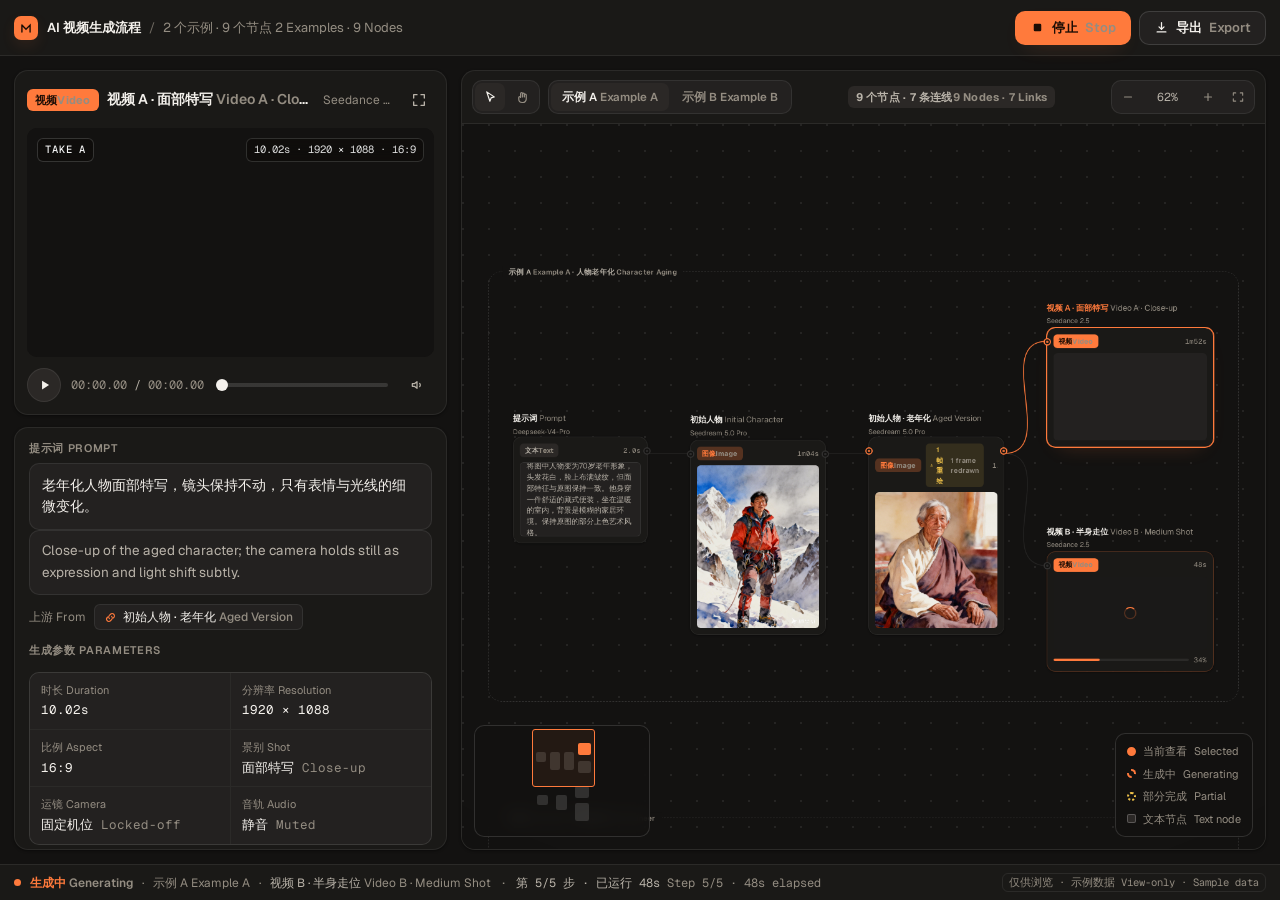
<file: 毕业设计.html>
<!doctype html>
<html lang="zh-CN">
<head>
<meta charset="utf-8">
<meta name="viewport" content="width=device-width, initial-scale=1, viewport-fit=cover">
<title>AI 视频生成流程 · 两个示例</title>
<meta name="description" content="AI 视频生成流程界面：左侧播放器查看节点产物，右侧画布同时呈现两条流程 —— 提示词 → 初始人物 → 全景 / 特写两条视频。">
<link rel="preconnect" href="https://fonts.googleapis.com">
<link rel="preconnect" href="https://fonts.gstatic.com" crossorigin>
<link rel="stylesheet" href="https://fonts.googleapis.com/css2?family=Geist:wght@400;500;600;700&family=Geist+Mono:wght@400;500&display=swap">
<style>
/* finesse · register=product · A=warm-graphite / coral+teal · B=geist + geist-mono
 * C=canvas-dominant split, inset stage · D=canvas2d seeded film + svg wire draw
 * E=film-lab contact sheet · SOUL=7 SPECTACLE=6 DENSITY=7
 * rejected defaults: "AI tool -> near-black + violet orb + sparkle"; 2nd order "not-purple -> Linear indigo";
 * the orange here is a burnt coral carrying the wires of a canvas, with a teal partner for "已自动完成". */

:root{
  /* substrate: warm graphite, tinted toward the accent hue */
  --page:#131211;
  --bg:#1a1917;
  --panel-2:#232120;
  --panel-3:#2b2826;
  --border:rgba(255,255,255,.075);
  --border-2:rgba(255,255,255,.13);
  --border-3:rgba(255,255,255,.22);

  /* ink */
  --ink-1:#f4f1ec;
  --ink-2:#b9b3a9;
  --ink-3:#948d82;

  /* brand */
  --accent:#ff7a3c;
  --accent-hover:#ff8b55;
  --accent-2:#38d6c4;
  --accent-soft:rgba(255,122,60,.14);
  --accent-soft-2:rgba(255,122,60,.26);
  --accent-ghost:rgba(255,122,60,.07);
  --accent-2-soft:rgba(56,214,196,.14);
  --on-accent:#1b0d05;
  --glow:rgba(255,122,60,.32);
  --wire:rgba(255,122,60,.62);
  --wire-lit:rgba(255,122,60,.95);
  --wire-dim:rgba(255,255,255,.10);

  /* a text node's artefact is words, so the stage turns into paper */
  --board:#f2ede4;
  --board-dot:rgba(36,31,26,.075);
  --board-ink:#241f1a;
  --board-ink-2:#6b6155;

  /* semantic */
  --auto:var(--accent-2);
  --needs:var(--accent);
  --up:#4fd08a;
  --down:#ee5a5f;
  --warn:#efc24a;

  /* elevation */
  --shadow:0 1px 3px rgba(0,0,0,.45);
  --shadow-lg:0 40px 90px -50px rgba(0,0,0,.9);

  /* shape */
  --r-xs:6px; --r-sm:10px; --r-md:14px; --r-lg:20px;

  /* metrics */
  --nav-h:56px; --status-h:36px; --node-head:44px;

  /* type */
  --font:'Geist',system-ui,-apple-system,'Segoe UI','PingFang SC','Microsoft YaHei UI','Microsoft YaHei','Noto Sans SC',sans-serif;
  --mono:'Geist Mono',ui-monospace,'SF Mono',Menlo,Consolas,'Liberation Mono',monospace;

  /* depth */
  --z-wires:1; --z-nodes:2; --z-sticky:40; --z-nav:60; --z-pop:70; --z-toast:80;
}

*,*::before,*::after{box-sizing:border-box}
[hidden]{display:none!important}
html,body{overflow-x:clip}
html{-webkit-text-size-adjust:100%}
body{
  margin:0; background:var(--page); color:var(--ink-2);
  font-family:var(--font); font-size:14px; line-height:1.5;
  font-feature-settings:"cv11" 1,"ss01" 1;
  -webkit-font-smoothing:antialiased;
}
button{font:inherit;color:inherit;background:none;border:0;padding:0;cursor:pointer}
:focus-visible{outline:2px solid var(--accent);outline-offset:2px;border-radius:var(--r-xs)}
.sr{position:absolute;width:1px;height:1px;padding:0;margin:-1px;overflow:hidden;clip:rect(0 0 0 0);white-space:nowrap;border:0}
.skip{position:absolute;left:12px;top:-60px;z-index:100;background:var(--accent);color:var(--on-accent);
  padding:8px 14px;border-radius:var(--r-sm);font-weight:600;transition:top .15s}
.skip:focus{top:12px}
.mono{font-family:var(--mono);font-variant-numeric:tabular-nums}

/* bilingual: 中文为主，英文释义同字号跟在旁边。英文用灰阶弱一档，两种语言一眼能分开；
   要改成高亮色只需把 .en 的 color 换成 var(--accent)。 */
.en{color:var(--ink-3);font-size:inherit;font-weight:inherit}
.en-dim{color:var(--ink-3)}
.en-title{color:var(--ink-3);font-weight:400;font-size:17px}


/* ─────────────────────────── shell ─────────────────────────── */
.app{display:grid;grid-template-rows:auto minmax(0,1fr) auto;height:100dvh;overflow:hidden}

.topbar{
  height:var(--nav-h);display:flex;align-items:center;gap:14px;
  padding:0 14px;border-bottom:1px solid var(--border);background:var(--bg);
}
.brand{display:flex;align-items:center;gap:9px;flex:0 0 auto}
.brand-mark{width:24px;height:24px;border-radius:7px;background:var(--accent);color:var(--on-accent);
  display:grid;place-items:center;box-shadow:0 6px 18px -6px var(--glow)}
.brand-mark svg{width:14px;height:14px}
.crumbs{display:flex;align-items:center;gap:8px;font-size:13px;min-width:0}
.crumbs .sep{color:var(--ink-3);opacity:.7}
.crumbs b{color:var(--ink-1);font-weight:600;white-space:nowrap}
.crumbs span{color:var(--ink-3);white-space:nowrap;overflow:hidden;text-overflow:ellipsis}
.topbar-spacer{flex:1 1 auto;min-width:8px}

.top-actions{display:flex;align-items:center;gap:8px;flex:0 0 auto}
.btn{
  display:inline-flex;align-items:center;justify-content:center;gap:7px;height:34px;padding:0 14px;
  border-radius:var(--r-sm);font-size:13px;font-weight:600;white-space:nowrap;
  border:1px solid transparent;transition:background .15s,border-color .15s,color .15s;
}
.btn svg{width:15px;height:15px;flex:0 0 auto}
.btn-primary{background:var(--accent);color:var(--on-accent);box-shadow:0 8px 22px -12px var(--glow)}
.btn-primary:hover{background:var(--accent-hover)}
.btn-primary[aria-disabled="true"]{background:var(--panel-3);color:var(--ink-3);box-shadow:none;cursor:not-allowed}
.btn-outline{border-color:var(--border-2);color:var(--ink-1);background:var(--panel-2)}
.btn-outline:hover{border-color:var(--border-3);background:var(--panel-3)}
.btn-ghost{color:var(--ink-2);padding:0 11px}
.btn-ghost:hover{background:var(--panel-2);color:var(--ink-1)}

.iconbtn{
  width:34px;height:34px;border-radius:var(--r-sm);display:grid;place-items:center;
  color:var(--ink-2);border:1px solid transparent;transition:background .15s,color .15s,border-color .15s;
}
.iconbtn:hover{background:var(--panel-2);color:var(--ink-1)}
.iconbtn svg{width:16px;height:16px}
.iconbtn.is-on{background:var(--accent-soft);color:var(--accent)}

/* ─────────────────────────── main ─────────────────────────── */
.shell{
  display:grid;grid-template-columns:minmax(0,0.70fr) minmax(0,1.30fr);
  gap:14px;padding:14px;min-height:0;
}
.col{min-width:0;min-height:0;display:flex;flex-direction:column;gap:12px}

.card{
  background:var(--bg);border:1px solid var(--border);border-radius:var(--r-md);
  box-shadow:var(--shadow);min-width:0;
}

/* ── stage (left: the artifact) ── */
.stage-card{flex:0 0 auto;padding:12px;display:flex;flex-direction:column;gap:11px}
.stage-head{display:flex;align-items:center;gap:10px;min-width:0}
.stage-title{color:var(--ink-1);font-size:14px;font-weight:600;white-space:nowrap;overflow:hidden;text-overflow:ellipsis}
.stage-model{color:var(--ink-3);font-size:12px;white-space:nowrap;overflow:hidden;text-overflow:ellipsis;min-width:0}
.stage-head .grow{flex:1 1 auto;min-width:0;display:flex;align-items:baseline;gap:8px}

.chip{
  display:inline-flex;align-items:center;height:22px;padding:0 8px;border-radius:var(--r-xs);
  font-size:11px;font-weight:700;letter-spacing:.02em;flex:0 0 auto;
}
.chip-video{background:var(--accent);color:var(--on-accent)}
.chip-image{background:var(--accent-soft-2);color:var(--accent)}
.chip-audio{background:var(--accent-2-soft);color:var(--auto)}
.chip-text{background:var(--panel-3);color:var(--ink-2)}
.chip-queued{background:transparent;color:var(--ink-3);border:1px dashed var(--border-2)}

.film-wrap{
  position:relative;aspect-ratio:16/9;border-radius:var(--r-sm);overflow:hidden;
  background:var(--page);cursor:pointer;
}
/* contain, not cover: a 3:4 still and a 16:9 clip both have to show whole */
.film-media{
  position:absolute;inset:0;width:100%;height:100%;object-fit:contain;
  background:var(--page);display:block;
}
.film-overlay{position:absolute;inset:0;pointer-events:none;display:flex;flex-direction:column;justify-content:space-between;padding:10px}
.film-overlay .row{display:flex;align-items:flex-start;justify-content:space-between;gap:8px}

/* a text node gets paper instead of a player: same dot grid as the canvas, inverted.
   `safe center` centres short prompts and top-aligns long ones, so an overlong
   prompt scrolls from the top instead of being clipped at both ends. */
.board{
  position:absolute;inset:0;overflow:auto;display:flex;flex-direction:column;
  justify-content:center;justify-content:safe center;padding:26px 34px;
  background-color:var(--board);color:var(--board-ink);
  background-image:radial-gradient(circle at 1px 1px,var(--board-dot) 1px,transparent 0);
  background-size:22px 22px;
}
.board::-webkit-scrollbar{width:10px}
.board::-webkit-scrollbar-thumb{background:rgba(36,31,26,.16);border-radius:10px;border:3px solid var(--board)}
.board-inner{width:100%;max-width:620px;margin:0 auto;display:flex;flex-direction:column;gap:13px}
.board-kicker{
  font-family:var(--mono);font-size:11px;letter-spacing:.06em;line-height:1.3;
  color:var(--board-ink-2);
}
.board-text{
  margin:0;font-size:17px;line-height:1.78;letter-spacing:-.004em;
  text-wrap:pretty;overflow-wrap:anywhere;
}
.board-en{margin:0;font-size:17px;line-height:1.68;letter-spacing:-.004em;color:var(--board-ink-2);text-wrap:pretty;overflow-wrap:anywhere;padding-top:11px;border-top:1px solid var(--board-dot)}

.film-badge{
  font-family:var(--mono);font-size:10.5px;font-weight:500;letter-spacing:.08em;
  color:rgba(255,255,255,.94);background:rgba(10,8,6,.42);backdrop-filter:blur(6px);
  border:1px solid rgba(255,255,255,.16);border-radius:var(--r-xs);padding:3px 7px;white-space:nowrap;
}
.film-note{
  font-family:var(--mono);font-size:10.5px;color:rgba(255,255,255,.86);
  background:rgba(10,8,6,.42);backdrop-filter:blur(6px);border:1px solid rgba(255,255,255,.14);
  border-radius:var(--r-xs);padding:3px 7px;white-space:nowrap;
}
.film-empty{
  position:absolute;inset:14px;border:1px dashed var(--border-2);border-radius:var(--r-sm);
  display:flex;flex-direction:column;align-items:center;justify-content:center;gap:8px;text-align:center;
  color:var(--ink-3);font-size:12.5px;padding:16px;
}
.film-empty svg{width:22px;height:22px;color:var(--ink-3)}
.film-empty b{color:var(--ink-2);font-weight:600}

.transport{display:flex;align-items:center;gap:10px}
.transport .tc{font-family:var(--mono);font-size:12px;color:var(--ink-2);white-space:nowrap;font-variant-numeric:tabular-nums}
.transport .tc span{color:var(--ink-3)}
.playbtn{
  width:34px;height:34px;border-radius:50%;display:grid;place-items:center;flex:0 0 auto;
  background:var(--panel-3);color:var(--ink-1);border:1px solid var(--border);transition:background .15s,color .15s;
}
.playbtn:hover{background:var(--accent);color:var(--on-accent);border-color:transparent}
.playbtn svg{width:14px;height:14px;margin-left:1px}
.playbtn.is-playing svg{margin-left:0}
.scrub{
  -webkit-appearance:none;appearance:none;flex:1 1 auto;min-width:60px;height:22px;background:transparent;cursor:pointer;
}
.scrub:disabled{cursor:not-allowed;opacity:.45}
.scrub::-webkit-slider-runnable-track{
  height:4px;border-radius:2px;
  background:linear-gradient(90deg,var(--accent) var(--fill,0%),var(--border-2) var(--fill,0%));
}
.scrub::-webkit-slider-thumb{
  -webkit-appearance:none;width:12px;height:12px;border-radius:50%;margin-top:-4px;background:var(--ink-1);
  box-shadow:0 0 0 0 var(--accent-soft);transition:box-shadow .15s;
}
.scrub:hover::-webkit-slider-thumb,.scrub:focus-visible::-webkit-slider-thumb{box-shadow:0 0 0 5px var(--accent-soft)}
.scrub::-moz-range-track{height:4px;border-radius:2px;background:var(--border-2)}
.scrub::-moz-range-progress{height:4px;border-radius:2px;background:var(--accent)}
.scrub::-moz-range-thumb{width:12px;height:12px;border:0;border-radius:50%;background:var(--ink-1)}

/* facts card */
.facts{flex:1 1 auto;min-height:0;display:flex;flex-direction:column;overflow:hidden}
.facts-scroll{flex:1 1 auto;overflow-y:auto;min-height:0;padding:14px;display:flex;flex-direction:column;gap:14px}
.facts-scroll::-webkit-scrollbar{width:9px}
.facts-scroll::-webkit-scrollbar-thumb{background:var(--panel-3);border-radius:9px;border:3px solid var(--bg)}

.section-label{
  font-size:11px;font-weight:600;letter-spacing:.06em;text-transform:uppercase;line-height:1.25;
  color:var(--ink-3);margin:0 0 7px;
}
.prompt-text{
  margin:0;color:var(--ink-1);font-size:13.5px;line-height:1.6;text-wrap:pretty;
  background:var(--panel-2);border:1px solid var(--border);border-radius:var(--r-sm);padding:11px 12px;
}
.prompt-en{
  margin:0;color:var(--ink-2);font-size:13.5px;line-height:1.6;text-wrap:pretty;
  border-top:1px solid var(--border);padding-top:9px;
}
.prov{display:flex;align-items:center;gap:8px;flex-wrap:wrap;margin-top:9px;font-size:12px;color:var(--ink-3)}
.linkbtn{
  display:inline-flex;align-items:center;gap:6px;height:26px;padding:0 9px;border-radius:var(--r-xs);
  background:var(--panel-2);border:1px solid var(--border);color:var(--ink-1);font-size:12px;font-weight:500;
  transition:border-color .15s,background .15s;max-width:100%;
}
.linkbtn:hover{border-color:var(--accent);background:var(--accent-soft)}
.linkbtn span{overflow:hidden;text-overflow:ellipsis;white-space:nowrap}
.linkbtn svg{width:13px;height:13px;color:var(--accent);flex:0 0 auto}

.kv{display:grid;grid-template-columns:repeat(2,minmax(0,1fr));gap:1px;background:var(--border);border:1px solid var(--border);border-radius:var(--r-sm);overflow:hidden}
.kv div{background:var(--panel-2);padding:9px 11px;min-width:0}
.kv dt{font-size:11px;color:var(--ink-3);margin:0 0 3px}
.kv dd{margin:0;font-family:var(--mono);font-size:12.5px;color:var(--ink-1);overflow:hidden;text-overflow:ellipsis;white-space:nowrap}

/* ── canvas (right: the flow) ── */
.canvas-card{flex:1 1 auto;min-height:0;position:relative;overflow:hidden;display:flex;flex-direction:column}
.canvas-bar{
  display:flex;align-items:center;gap:8px;padding:9px 10px;border-bottom:1px solid var(--border);flex:0 0 auto;
}
.seg{display:inline-flex;background:var(--panel-2);border:1px solid var(--border);border-radius:var(--r-sm);padding:2px;gap:2px}
.seg button{
  width:30px;height:28px;border-radius:7px;display:grid;place-items:center;color:var(--ink-3);transition:background .15s,color .15s;
}
.seg button[aria-pressed="true"]{background:var(--panel-3);color:var(--ink-1)}
.seg button:hover{color:var(--ink-1)}
.seg svg{width:15px;height:15px}
.canvas-bar .spacer{flex:1 1 auto;min-width:6px}
.zoomctl{display:inline-flex;align-items:center;gap:2px;background:var(--panel-2);border:1px solid var(--border);border-radius:var(--r-sm);padding:2px}
.zoomctl button{width:28px;height:28px;border-radius:7px;display:grid;place-items:center;color:var(--ink-3)}
.zoomctl button:hover{background:var(--panel-3);color:var(--ink-1)}
.zoomctl button svg{width:14px;height:14px}
.zoomctl .pct{min-width:48px;text-align:center;font-family:var(--mono);font-size:11.5px;color:var(--ink-2)}
.jump{display:inline-flex;align-items:center;gap:2px;background:var(--panel-2);border:1px solid var(--border);border-radius:var(--r-sm);padding:2px;flex:0 0 auto}
.jump button{height:28px;padding:0 11px;border-radius:7px;font-size:11.5px;font-weight:600;color:var(--ink-3);white-space:nowrap;transition:background .15s,color .15s}
.jump button[aria-pressed="true"]{background:var(--panel-3);color:var(--ink-1)}
.jump button:hover{color:var(--ink-1)}
.jump .short{display:none}

.viewport{
  position:relative;flex:1 1 auto;min-height:0;overflow:hidden;cursor:grab;
  background-color:var(--page);
  background-image:radial-gradient(circle at 1px 1px, rgba(255,255,255,.075) 1px, transparent 0);
  background-size:26px 26px;
  touch-action:none;
}
.viewport.is-panning{cursor:grabbing}
.viewport::after{
  content:"";position:absolute;inset:0;pointer-events:none;
  background:radial-gradient(130% 100% at 50% 45%, transparent 62%, rgba(0,0,0,.34) 100%);
}
.graph{position:absolute;left:0;top:0;width:0;height:0;transform-origin:0 0;will-change:transform}

/* one dashed frame per example, its label sitting on the top border */
.frame{
  position:absolute;left:var(--x);top:var(--y);width:var(--w);height:var(--h);
  z-index:0;pointer-events:none;border:1px dashed var(--border-2);border-radius:22px;
}
.frame-label{
  position:absolute;left:22px;top:-9px;padding:0 10px;background-color:var(--page);
  color:var(--ink-2);font-size:11.5px;font-weight:600;letter-spacing:.02em;white-space:nowrap;
}
.wires{position:absolute;left:0;top:0;overflow:visible;z-index:var(--z-wires);pointer-events:none}
.wires path{fill:none;stroke:var(--wire);stroke-width:1.6;stroke-linecap:round;transition:stroke .18s,opacity .18s}
.wires path.dim{stroke:var(--wire-dim);opacity:.7}
.wires path.lit{stroke:var(--wire-lit)}

/* node */
.node{position:absolute;left:var(--x);top:var(--y);width:var(--w);height:var(--h);z-index:var(--z-nodes);
  display:flex;flex-direction:column;min-width:0}
.node-head{height:var(--node-head);display:flex;flex-direction:column;justify-content:center;gap:3px;min-width:0;padding-right:4px}
.node-title{color:var(--ink-1);font-size:13px;font-weight:600;white-space:nowrap;overflow:hidden;text-overflow:ellipsis;min-width:0}
.node-title .en{font-weight:400}
.node-model{color:var(--ink-3);font-size:11px;white-space:nowrap;overflow:hidden;text-overflow:ellipsis;min-width:0}
.node.is-selected .node-title{color:var(--accent)}
.node.is-queued .node-title{color:var(--ink-3)}

.node-card{
  position:relative;flex:1 1 auto;min-height:0;display:flex;flex-direction:column;gap:8px;padding:10px;
  background:var(--bg);border:1px solid var(--border);border-radius:var(--r-md);
  box-shadow:var(--shadow);transition:border-color .18s,box-shadow .18s,background .18s;
}
.node:hover .node-card{border-color:var(--border-2);background:var(--panel-2)}
.node.is-selected .node-card{border-color:var(--accent);box-shadow:0 0 0 1px var(--accent),0 14px 34px -22px var(--glow)}
.node:focus-within .node-card{border-color:var(--accent)}
.node.is-queued .node-card{background:transparent;border-style:dashed;border-color:var(--border-2);box-shadow:none}
.node.is-running .node-card{border-color:var(--accent-soft-2)}

.node-hit{position:absolute;inset:0;z-index:1;border-radius:inherit;background:transparent}
.node-hit:focus-visible{outline:none}
.node-hit:focus-visible::after{content:"";position:absolute;inset:-3px;border-radius:calc(var(--r-md) + 3px);
  border:2px solid var(--accent);pointer-events:none}

.port{position:absolute;width:12px;height:12px;top:16px;border-radius:50%;z-index:3;pointer-events:none;
  background:var(--page);border:2px solid var(--accent);transition:border-color .18s,box-shadow .18s}
.port::after{content:"";position:absolute;inset:2px;border-radius:50%;background:var(--accent);opacity:.9}
.port-in{left:-6px}
.port-out{right:-6px}
.node.is-queued .port{border-color:var(--border-3)}
.node.is-queued .port::after{background:var(--border-3)}
.node.dim-node .port{border-color:var(--border-2)}
.node.dim-node .port::after{background:var(--border-2)}

.node-bar{display:flex;align-items:center;gap:7px;min-width:0;position:relative;z-index:2;pointer-events:none}
.node-bar .grow{flex:1 1 auto;min-width:0}
.node-flag{pointer-events:none}
.node-stat{font-family:var(--mono);font-size:11px;color:var(--ink-3);white-space:nowrap;overflow:hidden;text-overflow:ellipsis}

.node-media{position:relative;flex:1 1 auto;min-height:0;border-radius:var(--r-xs);overflow:hidden;background:var(--panel-2)}
.node-media img,.node-media video{display:block;width:100%;height:100%;object-fit:cover}
.node-media.is-text{
  display:flex;align-items:center;padding:10px;overflow:hidden;
  font-size:11.5px;line-height:1.55;color:var(--ink-2);
  background:var(--panel-2);border:1px solid var(--border);
}
.node-media.is-empty{display:grid;place-items:center;background:transparent;border:1px dashed var(--border-2);
  color:var(--ink-3);font-size:11px;text-align:center;padding:8px}
.node-media .veil{position:absolute;inset:0;background:rgba(19,18,17,.5)}
.node-media .scan{
  position:absolute;left:0;right:0;height:34%;pointer-events:none;
  background:linear-gradient(180deg,transparent,rgba(255,122,60,.16),transparent);
  animation:scan 2.6s cubic-bezier(.4,0,.6,1) infinite;
}
@keyframes scan{0%{transform:translateY(-120%)}100%{transform:translateY(320%)}}
.node-media .centermark{position:absolute;inset:0;display:grid;place-items:center}
.spinner{width:20px;height:20px;border-radius:50%;border:2px solid var(--accent-soft-2);border-top-color:var(--accent);
  animation:spin 1s linear infinite}
@keyframes spin{to{transform:rotate(1turn)}}

.node-foot{display:flex;align-items:center;gap:8px;position:relative;z-index:2;min-width:0;pointer-events:none}
.progress{flex:1 1 auto;height:4px;border-radius:2px;background:var(--border);overflow:hidden;min-width:0}
.progress i{display:block;height:100%;background:var(--accent);border-radius:2px;transition:width .4s linear}
.node-foot .t{font-family:var(--mono);font-size:11px;color:var(--ink-3);white-space:nowrap}
.node-flag{
  position:relative;z-index:2;display:inline-flex;align-items:center;gap:5px;font-size:11px;font-weight:600;
  color:var(--warn);background:rgba(239,194,74,.12);border-radius:var(--r-xs);padding:2px 7px;
}
.node-flag svg{width:12px;height:12px}
.qbadge{font-family:var(--mono);font-size:10.5px;color:var(--ink-3);border:1px solid var(--border-2);
  border-radius:var(--r-xs);padding:1px 6px;white-space:nowrap}

.pulse{width:7px;height:7px;border-radius:50%;background:var(--accent);flex:0 0 auto;animation:pulse 1.6s ease-in-out infinite}
@keyframes pulse{0%,100%{opacity:1}50%{opacity:.28}}

/* minimap + legend */
.minimap{
  position:absolute;left:12px;bottom:12px;width:176px;height:112px;z-index:var(--z-sticky);
  background:rgba(19,18,17,.86);backdrop-filter:blur(8px);border:1px solid var(--border-2);
  border-radius:var(--r-sm);overflow:hidden;cursor:crosshair;
}
.minimap i{position:absolute;border-radius:2px;background:var(--border-2)}
.minimap i.on{background:var(--accent)}
.minimap .vp{position:absolute;border:1px solid var(--accent);background:var(--accent-ghost);border-radius:3px}
.legend{
  position:absolute;right:12px;bottom:12px;z-index:var(--z-sticky);display:flex;flex-direction:column;gap:6px;
  background:rgba(19,18,17,.86);backdrop-filter:blur(8px);border:1px solid var(--border-2);
  border-radius:var(--r-sm);padding:9px 11px;font-size:11px;color:var(--ink-3);
}
.legend div{display:flex;align-items:center;gap:7px;white-space:nowrap}
.legend .k{width:9px;height:9px;border-radius:50%;border:2px solid var(--border-2);background:transparent;flex:0 0 auto}
.legend .k-on{background:var(--accent);border-color:var(--accent)}
.legend .k-run{border-color:var(--accent);border-style:dashed}
.legend .k-part{border-color:var(--warn);border-style:dotted}
.legend .k-text{border-radius:2px;background:var(--panel-3);border-width:1px;border-color:var(--border-3)}

/* ── status bar ── */
.statusbar{
  height:var(--status-h);display:flex;align-items:center;gap:14px;padding:0 14px;
  border-top:1px solid var(--border);background:var(--bg);font-size:12px;color:var(--ink-3);
}
.statusbar .seg-live{display:flex;align-items:center;gap:9px;min-width:0;color:var(--ink-2);white-space:nowrap}
.statusbar .seg-live b{color:var(--accent);font-weight:600;white-space:nowrap;flex:0 0 auto}
.statusbar .seg-live .live-run::before,
.statusbar .seg-live .live-node::before,
.statusbar .seg-live .live-step::before{content:"·";color:var(--ink-3);margin-right:9px}
.statusbar .seg-live .live-run,
.statusbar .seg-live .live-node,
.statusbar .seg-live .live-step{overflow:hidden;text-overflow:ellipsis;min-width:0}
.statusbar .seg-live .live-run{color:var(--ink-3);flex:0 0 auto}
.statusbar .spacer{flex:1 1 auto}
.logbtn{
  display:inline-flex;align-items:center;gap:7px;height:24px;padding:0 9px;border-radius:var(--r-xs);
  border:1px solid var(--border);background:var(--panel-2);color:var(--ink-2);font-size:11.5px;font-weight:500;
}
.logbtn:hover{border-color:var(--border-3);color:var(--ink-1)}
.logbtn svg{width:13px;height:13px}
.demo-tag{
  font-family:var(--mono);font-size:10.5px;color:var(--ink-3);border:1px solid var(--border);
  border-radius:var(--r-xs);padding:1px 6px;white-space:nowrap;
}

/* ── run log popover ── */
.pop{
  position:absolute;z-index:var(--z-pop);width:min(430px,calc(100vw - 24px));
  background:var(--bg);border:1px solid var(--border-2);border-radius:var(--r-md);
  box-shadow:var(--shadow-lg);overflow:hidden;opacity:0;transform:translateY(6px);pointer-events:none;
  transition:opacity .16s,transform .16s;
}
.pop[data-open="true"]{opacity:1;transform:none;pointer-events:auto}
.pop-head{display:flex;align-items:center;gap:9px;padding:11px 13px;border-bottom:1px solid var(--border)}
.pop-head b{color:var(--ink-1);font-size:13px;font-weight:600}
.pop-head .spacer{flex:1 1 auto}
.pop-body{max-height:328px;overflow-y:auto;padding:5px}
.pop-body::-webkit-scrollbar{width:9px}
.pop-body::-webkit-scrollbar-thumb{background:var(--panel-3);border-radius:9px;border:3px solid var(--bg)}
.row-step{display:grid;grid-template-columns:16px minmax(0,1fr) auto;align-items:center;gap:10px;
  padding:8px 9px;border-radius:var(--r-xs);width:100%;text-align:left}
.row-step:hover{background:var(--panel-2)}
.row-step .ico{width:16px;height:16px;display:grid;place-items:center;color:var(--auto)}
.row-step .ico svg{width:14px;height:14px}
.row-step .lbl{min-width:0}
.row-step .lbl b{display:block;color:var(--ink-1);font-size:12.5px;font-weight:500;white-space:nowrap;overflow:hidden;text-overflow:ellipsis}
.row-step .lbl span{display:block;font-family:var(--mono);font-size:11px;color:var(--ink-3);white-space:nowrap;overflow:hidden;text-overflow:ellipsis}
.row-step .d{font-family:var(--mono);font-size:11.5px;color:var(--ink-3);white-space:nowrap}
.row-step.is-run .ico{color:var(--accent)}
.row-step.is-part .ico{color:var(--warn)}
.row-step.is-part .d{color:var(--warn)}
.evidence{margin:2px 9px 8px 35px;border:1px solid var(--border);border-radius:var(--r-sm);background:var(--panel-2);padding:9px 10px}
.evidence div{display:flex;gap:10px;font-family:var(--mono);font-size:11.5px;line-height:1.7;color:var(--ink-2)}
.evidence div span:first-child{color:var(--ink-3);width:42px;flex:0 0 auto}
.evidence div span:last-child{overflow-wrap:anywhere}
.pop-foot{display:flex;align-items:center;gap:8px;padding:10px 13px;border-top:1px solid var(--border);color:var(--ink-3);font-size:11.5px}
.pop-foot .spacer{flex:1 1 auto}

/* toast */
.toasts{position:fixed;left:50%;bottom:calc(var(--status-h) + 16px);transform:translateX(-50%);
  z-index:var(--z-toast);display:flex;flex-direction:column;gap:8px;align-items:center;pointer-events:none}
.toast{
  display:flex;align-items:center;gap:9px;background:var(--panel-3);border:1px solid var(--border-2);
  border-radius:999px;padding:9px 15px;font-size:12.5px;color:var(--ink-1);box-shadow:var(--shadow-lg);
  animation:toastin .22s cubic-bezier(.16,1,.3,1) both;max-width:min(420px,calc(100vw - 32px));
}
.toast svg{width:14px;height:14px;color:var(--accent);flex:0 0 auto}
.toast.out{animation:toastout .2s ease-in both}
@keyframes toastin{from{opacity:0;transform:translateY(8px)}to{opacity:1;transform:none}}
@keyframes toastout{to{opacity:0;transform:translateY(6px)}}

/* ─────────────────────────── responsive ─────────────────────────── */
@media (max-width:1100px){
  .shell{grid-template-columns:minmax(0,1fr)}
  /* on one column the flow canvas would otherwise sit below a tall spec sheet */
  .col{display:contents}
  .stage-card{order:1}
  .canvas-card{order:2;min-height:560px}
  .facts{order:3}
}
@media (max-width:900px){
  .app{height:auto;min-height:100dvh;overflow:visible}
  .topbar{position:sticky;top:0;z-index:var(--z-nav)}
  .shell{overflow:visible}
  .facts{overflow:visible}
  .facts-scroll{overflow:visible}
}
@media (max-width:760px){
  /* the status bar is the widest fixed row on the page: let it break into two lines
     instead of forcing the whole document wider than the viewport */
  .statusbar{height:auto;min-height:var(--status-h);flex-wrap:wrap;row-gap:7px;padding:8px 14px}
  .statusbar .seg-live{flex:1 1 100%;min-width:0}
  .statusbar .seg-live b{overflow:hidden;text-overflow:ellipsis;min-width:0}
  .statusbar .spacer{display:none}
  .canvas-bar .chip{display:none}
  .jump button{padding:0 9px}
}
@media (max-width:520px){
  .jump .full{display:none}
  .jump .short{display:inline}
}

@media (max-width:720px){
  .crumbs span,.demo-tag{display:none}
  .brand-mark{display:none}
  .btn-ghost{display:none}
  .legend{display:none}
  .statusbar{gap:10px}
  .seg-live .live-node{display:none}
  .zoomctl .pct{min-width:42px}
}
@media (max-width:520px){
  .seg-live .live-step{display:none}
}
/* a 16:9 board on a phone is short: drop the type a step so a normal prompt fits
   without scrolling, and let anything longer scroll from the top */
@media (max-width:430px){
  .board{padding:16px 18px}
  .board-text{font-size:14.5px;line-height:1.72}
}

@media (prefers-reduced-motion:reduce){
  *,*::before,*::after{animation-duration:.01ms!important;animation-iteration-count:1!important;transition-duration:.01ms!important}
  .scan{display:none}
  /* a frozen spinner reads as "stuck"; the state is carried by words + elapsed time instead */
  .centermark .spinner{display:none}
  .centermark::after{content:"生成中";font:600 11px/1 var(--mono);letter-spacing:.04em;color:var(--accent)}
}
</style>
</head>
<body>
<a class="skip" href="#stage">跳到播放器</a>

<div class="app">

  <!-- ══════════════ topbar ══════════════ -->
  <header class="topbar">
    <div class="brand">
      <span class="brand-mark" aria-hidden="true">
        <svg viewBox="0 0 24 24" fill="none" stroke="currentColor" stroke-width="2.4" stroke-linecap="round">
          <path d="M5 19V7m0 0 7 7 7-7v12"/>
        </svg>
      </span>
      <nav class="crumbs" aria-label="项目路径">
        <b>AI 视频生成流程</b>
        <span class="sep" aria-hidden="true">/</span>
        <span>2 个示例 · 9 个节点 <span class="en">2 Examples · 9 Nodes</span></span>
      </nav>
    </div>

    <span class="topbar-spacer"></span>

    <div class="top-actions">
      <button class="btn btn-primary" id="stopBtn" type="button">
        <svg viewBox="0 0 24 24" fill="currentColor" aria-hidden="true"><rect x="6" y="6" width="12" height="12" rx="2"/></svg>
        停止 <span class="en">Stop</span>
      </button>
      <button class="btn btn-outline" id="exportBtn" type="button">
        <svg viewBox="0 0 24 24" fill="none" stroke="currentColor" stroke-width="2" stroke-linecap="round" stroke-linejoin="round" aria-hidden="true"><path d="M12 4v11m0 0 4-4m-4 4-4-4M5 19h14"/></svg>
        导出 <span class="en">Export</span>
      </button>
    </div>
  </header>

  <!-- ══════════════ main ══════════════ -->
  <main class="shell">

    <!-- ── LEFT: stage ── -->
    <div class="col">
      <section class="card stage-card" id="stage" aria-label="节点产物播放器">
        <div class="stage-head">
          <span class="grow">
            <span class="chip chip-video" id="stageChip">视频 <span class="en">Video</span></span>
            <span class="stage-title" id="stageTitle">视频 A · 面部特写 <span class="en">Video A · Close-up</span></span>
            <span class="stage-model" id="stageModel">Seedance 2.5</span>          </span>
          <button class="iconbtn" id="fullBtn" type="button" aria-label="全屏播放">
            <svg viewBox="0 0 24 24" fill="none" stroke="currentColor" stroke-width="2" stroke-linecap="round" stroke-linejoin="round" aria-hidden="true"><path d="M4 9V4h5M20 9V4h-5M4 15v5h5M20 15v5h-5"/></svg>
          </button>
        </div>

        <div class="film-wrap" id="filmWrap">
          <video id="filmVid" class="film-media" muted playsinline preload="metadata" aria-label="正在播放的生成结果" hidden></video>
          <img id="filmImg" class="film-media" alt="" hidden>
          <div class="board" id="board" hidden>
            <div class="board-inner">
              <span class="board-kicker" id="boardKicker">提示词 Prompt · 初始版本</span>
              <p class="board-text" id="boardZh"></p>
              <p class="board-text board-en" id="boardEn"></p>
            </div>
          </div>
          <div class="film-overlay" aria-hidden="true">
            <div class="row">
              <span class="film-badge" id="filmBadge">TAKE A</span>
              <span class="film-note" id="filmNote">15.07s · 1280 × 720 · 16:9</span>
            </div>
            <div class="row"></div>
          </div>
          <div class="film-empty" id="filmEmpty" hidden>
            <svg viewBox="0 0 24 24" fill="none" stroke="currentColor" stroke-width="1.8" stroke-linecap="round" aria-hidden="true"><circle cx="12" cy="12" r="8"/><path d="M12 8v5l3 2"/></svg>
            <span><b id="emptyTitle">等待上游</b><br><span id="emptySub">上游节点生成中</span></span>
          </div>
        </div>

        <div class="transport">
          <button class="playbtn" id="playBtn" type="button" aria-label="播放">
            <svg id="playIcon" viewBox="0 0 24 24" fill="currentColor" aria-hidden="true"><path d="M7 4.5l12 7.5-12 7.5z"/></svg>
          </button>
          <span class="tc"><span id="tcNow">00:00.00</span> / <span id="tcDur">00:15.00</span></span>
          <input class="scrub" id="scrub" type="range" min="0" max="1000" value="0" step="1" aria-label="播放进度">
          <button class="iconbtn" id="muteBtn" type="button" aria-label="静音切换" aria-pressed="false">
            <svg viewBox="0 0 24 24" fill="none" stroke="currentColor" stroke-width="1.9" stroke-linecap="round" stroke-linejoin="round" aria-hidden="true"><path d="M5 10v4h3l4 3V7L8 10H5z"/><path d="M16 9.5c1.2 1.2 1.2 3.8 0 5"/></svg>
          </button>
        </div>
      </section>

      <section class="card facts" aria-label="当前节点参数">
        <div class="facts-scroll">
          <div>
            <h2 class="section-label">提示词 <span class="en">Prompt</span></h2>
            <p class="prompt-text" id="promptZh"></p>
            <p class="prompt-text prompt-en" id="promptEn"></p>
            <div class="prov" id="prov"></div>
          </div>

          <div>
            <h2 class="section-label">生成参数 <span class="en">Parameters</span></h2>
            <dl class="kv" id="kvBox"></dl>
          </div>
        </div>
      </section>
    </div>

    <!-- ── RIGHT: canvas ── -->
    <section class="card canvas-card" aria-label="生成流程画布">
      <div class="canvas-bar">
        <div class="seg" role="group" aria-label="画布工具">
          <button type="button" aria-pressed="true" aria-label="选择工具" title="选择 (V)">
            <svg viewBox="0 0 24 24" fill="none" stroke="currentColor" stroke-width="1.9" stroke-linejoin="round" aria-hidden="true"><path d="M6 3l12 8-5 1.6L11 18 6 3z"/></svg>
          </button>
          <button type="button" aria-pressed="false" aria-label="抓手工具" title="抓手 (H)">
            <svg viewBox="0 0 24 24" fill="none" stroke="currentColor" stroke-width="1.9" stroke-linecap="round" stroke-linejoin="round" aria-hidden="true"><path d="M9 11V5.5a1.5 1.5 0 0 1 3 0V11m0-1.5v-3a1.5 1.5 0 0 1 3 0V11m0-1v-2a1.5 1.5 0 0 1 3 0v6.5A5.5 5.5 0 0 1 12.5 20h-1A5.5 5.5 0 0 1 6 14.5V12a1.5 1.5 0 0 1 3 0"/></svg>
          </button>
        </div>
        <div class="jump" role="group" aria-label="跳到示例">
          <button type="button" id="jumpA" aria-pressed="true"><span class="full">示例 A <span class="en">Example A</span></span><span class="short">A</span></button>
          <button type="button" id="jumpB" aria-pressed="false"><span class="full">示例 B <span class="en">Example B</span></span><span class="short">B</span></button>
        </div>
        <span class="spacer"></span>
        <span class="chip chip-text">9 个节点 · 7 条连线 <span class="en">9 Nodes · 7 Links</span></span>
        <span class="spacer"></span>
        <div class="zoomctl">
          <button type="button" id="zoomOut" aria-label="缩小"><svg viewBox="0 0 24 24" fill="none" stroke="currentColor" stroke-width="2" stroke-linecap="round" aria-hidden="true"><path d="M6 12h12"/></svg></button>
          <span class="pct" id="zoomPct">90%</span>
          <button type="button" id="zoomIn" aria-label="放大"><svg viewBox="0 0 24 24" fill="none" stroke="currentColor" stroke-width="2" stroke-linecap="round" aria-hidden="true"><path d="M12 6v12M6 12h12"/></svg></button>
          <button type="button" id="zoomFit" aria-label="适应视图" title="适应视图">
            <svg viewBox="0 0 24 24" fill="none" stroke="currentColor" stroke-width="1.9" stroke-linecap="round" stroke-linejoin="round" aria-hidden="true"><path d="M4 9V5h4M20 9V5h-4M4 15v4h4M20 15v4h-4"/></svg>
          </button>
        </div>
      </div>

      <div class="viewport" id="viewport">
        <div class="graph" id="graph">
          <div id="frames"></div>
          <svg class="wires" id="wires" width="1250" height="1750" viewBox="0 0 1250 1750" aria-hidden="true"></svg>
          <div id="nodes"></div>
        </div>

        <div class="minimap" id="minimap" role="button" tabindex="0" aria-label="缩略图导航"></div>

        <div class="legend" aria-hidden="true">
          <div><i class="k k-on"></i>当前查看 <span class="en">Selected</span></div>
          <div><i class="k k-run"></i>生成中 <span class="en">Generating</span></div>
          <div><i class="k k-part"></i>部分完成 <span class="en">Partial</span></div>
          <div><i class="k k-text"></i>文本节点 <span class="en">Text node</span></div>
        </div>
      </div>
    </section>
  </main>

  <!-- ══════════════ status bar ══════════════
       the whole run speaks from one line: state, which step, how long. It used to be
       split across a topbar chip, a topbar receipt and a budget meter, which said the
       same thing three times in three places. -->
  <footer class="statusbar">
    <span class="seg-live">
      <span class="pulse" aria-hidden="true"></span>
      <b id="liveState">生成中 <span class="en">Generating</span></b>
      <span class="live-run" id="liveRun">示例 A <span class="en">Example A</span></span>
      <span class="live-node" id="liveNode">视频 B · 半身走位 <span class="en">Video B · Medium Shot</span></span>
      <span class="live-step mono" id="liveStep">第 5/5 步 · 已运行 48s <span class="en">Step 5/5 · 48s</span></span>
    </span>

    <span class="spacer"></span>

    <span class="demo-tag">仅供浏览 · 示例数据 <span class="en">View-only · Sample data</span></span>
  </footer>
</div>

<div class="toasts" id="toasts" aria-live="polite" aria-atomic="false"></div>

<script>
(function(){
"use strict";

/* ═══════════════════════════ 0 · probes ═══════════════════════════ */
const RM   = matchMedia('(prefers-reduced-motion: reduce)').matches;
const FINE = matchMedia('(hover:hover) and (pointer:fine)').matches;
const $  = (s, r) => (r || document).querySelector(s);
const $$ = (s, r) => Array.prototype.slice.call((r || document).querySelectorAll(s));
const clamp = (v, a, b) => v < a ? a : v > b ? b : v;

/* bilingual helper: 中文为主，英文释义同字号跟在旁边。passing an explicit en overrides
   the dictionary lookup, so node titles get a hand-tuned professional term. */
const ZH_EN = {
  '提示词':'Prompt', '图像':'Image', '视频':'Video', '文本':'Text',
  '生成中':'Generating', '运行记录':'Run log', '停止':'Stop', '导出':'Export',
  '生成参数':'Parameters', '上游':'From', '类型':'Type', '版本':'Version', '下游':'Downstream',
  '分辨率':'Resolution', '比例':'Aspect', '风格':'Style', '角色':'Character', '时长':'Duration',
  '景别':'Shot', '运镜':'Camera', '音轨':'Audio', '当前查看':'Selected', '文本节点':'Text node',
  '示例 A':'Example A', '示例 B':'Example B', '仅供浏览 · 示例数据':'View-only · Sample data',
  '入参':'Input', '出参':'Output', '耗时':'Duration', '重绘的':'Redrawn',
  '从部分完成的步骤重试':'Retry from the partial step', '无时间轴':'No timeline', '静帧':'Still',
  '排队':'Queued', '部分完成':'Partial', '已完成':'Done'
};
function bi(zh, en){ return '<span class="zh">' + zh + '</span> <span class="en">' + (en || ZH_EN[zh] || '') + '</span>'; }

/* ═══════════════════════════ 1 · node model ═══════════════════════════
   Two example runs live on one canvas, each inside its own frame:

     示例 A   提示词(初始版本) → 图像【初始人物】 → 图像【初始人物 老年化】 ─┬→ 视频 A · 面部特写
                                                                          └→ 视频 B · 半身走位
     示例 B   提示词(初始版本) → 图像【初始人物】 ─┬→ 视频 A · 全景镜头
                                                  └→ 视频 B · 特写镜头

   Every node carries a real artefact under assets/; the canvas is the flow, the
   player on the left is whatever node you have selected. */
const HEAD = 44, PORT_DY = 22;   /* node-head height (bilingual two-line) · port centre below the card top */

const NODES = [
  /* ─────────── 示例 A · 人物老年化 ─────────── */
  {
    id:'a-prompt', run:'A', kind:'text', chip:'文本', chipCls:'chip-text',
    title:'提示词', en:'Prompt', model:'Deepseek-V4-Pro', x:20, y:296, w:216, h:210, status:'done', take:'TEXT',
    prompt:'将图中人物变为70岁老年形象，头发花白，脸上布满皱纹，但面部特征与原图保持一致。他身穿一件舒适的藏式便装，坐在温暖的室内，背景是模糊的家居环境。保持原图的部分上色艺术风格。',
    prompt_en:'Age the person in the image to 70: graying hair and a face lined with wrinkles, while keeping the facial features consistent with the original. He wears a comfortable Tibetan-style casual outfit, seated in a warm interior against a blurred home setting. Keep the partial-color art style of the original.',
    params:[['类型','Type','文本节点','Text node'],['版本','Version','初始版本','Initial version'],['下游','Downstream','1 条','1']],
    time:'2.0s', tok:'0', cost:'¥0.00', dur:0
  },
  {
    id:'a-img1', run:'A', kind:'image', chip:'图像', chipCls:'chip-image',
    title:'初始人物', en:'Initial Character', model:'Seedream 5.0 Pro', x:304, y:296, w:218, h:357, status:'done',
    src:'assets/a-kf-01-initial.jpg', take:'IMG 01',
    alt:'水彩风格的年轻登山者，红色冲锋衣，雪山背景',
    prompt:'将图中人物变为70岁老年形象，头发花白，脸上布满皱纹，但面部特征与原图保持一致。保持原图的部分上色艺术风格。',
    prompt_en:'Age the person in the image to 70: graying hair and a face lined with wrinkles, while keeping the facial features consistent with the original. Keep the partial-color art style of the original.',
    params:[['分辨率','Resolution','1728 × 2304'],['比例','Aspect','3:4'],['风格','Style','水彩 · 部分上色','Watercolor · partial color'],['角色','Character','初始人物','Initial character']],
    time:'1m04s', tok:'2.4k', cost:'¥0.52', dur:0, from:['a-prompt']
  },
  {
    id:'a-img2', run:'A', kind:'image', chip:'图像', chipCls:'chip-image',
    title:'初始人物 · 老年化', en:'Aged Version', model:'Seedream 5.0 Pro', x:590, y:296, w:218, h:357, status:'partial',
    src:'assets/a-kf-02-aged.jpg', take:'IMG 02',
    alt:'同一位人物的老年化版本，藏式便装，温暖室内',
    prompt:'将图中人物变为70岁老年形象，头发花白，脸上布满皱纹，但面部特征与原图保持一致。他身穿一件舒适的藏式便装，坐在温暖的室内，背景是模糊的家居环境。保持原图的部分上色艺术风格。',
    prompt_en:'Age the person in the image to 70: graying hair and a face lined with wrinkles, while keeping the facial features consistent with the original. He wears a comfortable Tibetan-style casual outfit, seated in a warm interior against a blurred home setting. Keep the partial-color art style of the original.',
    params:[['分辨率','Resolution','1728 × 2304'],['比例','Aspect','3:4'],['风格','Style','水彩 · 部分上色','Watercolor · partial color'],['角色','Character','70 岁版本','Age-70 version']],
    time:'1m18s', tok:'3.1k', cost:'¥0.61', dur:0, from:['a-img1'], flag:'1 帧重绘', flag_en:'1 frame redrawn'
  },
  {
    id:'a-vidA', run:'A', kind:'video', chip:'视频', chipCls:'chip-video',
    title:'视频 A · 面部特写', en:'Video A · Close-up', model:'Seedance 2.5', x:876, y:116, w:268, h:236, status:'done',
    src:'assets/a-take-face.mp4', take:'TAKE A', dur:10.02,
    prompt:'老年化人物面部特写，镜头保持不动，只有表情与光线的细微变化。',
    prompt_en:'Close-up of the aged character; the camera holds still as expression and light shift subtly.',
    params:[['时长','Duration','10.02s'],['分辨率','Resolution','1920 × 1088'],['比例','Aspect','16:9'],['景别','Shot','面部特写','Close-up'],['运镜','Camera','固定机位','Locked-off'],['音轨','Audio','静音','Muted']],
    time:'1m52s', tok:'5.2k', cost:'¥1.22', from:['a-img2']
  },
  {
    id:'a-vidB', run:'A', kind:'video', chip:'视频', chipCls:'chip-video',
    title:'视频 B · 半身走位', en:'Video B · Medium Shot', model:'Seedance 2.5', x:876, y:476, w:268, h:236, status:'running',
    src:'assets/a-take-halfbody.mp4', take:'TAKE B', dur:10.02, progress:0.34, elapsed:'48s',
    prompt:'老年化人物半身景别，轻微呼吸起伏与视线变化，环境光保持不变。',
    prompt_en:'Medium shot of the aged character; gentle breathing and a slow shift of gaze against an unchanging ambient light.',
    params:[['时长','Duration','10.02s'],['分辨率','Resolution','1920 × 1088'],['比例','Aspect','16:9'],['景别','Shot','半身','Medium shot'],['运镜','Camera','固定机位','Locked-off'],['音轨','Audio','静音','Muted']],
    time:'48s', tok:'1.9k', cost:'¥0.48', from:['a-img2']
  },

  /* ─────────── 示例 B · 登山队员 ─────────── */
  {
    id:'b-prompt', run:'B', kind:'text', chip:'文本', chipCls:'chip-text',
    title:'提示词', en:'Prompt', model:'Deepseek-V4-Pro', x:57, y:1162, w:216, h:210, status:'done', take:'TEXT',
    prompt:'特写登山队员戴着氧气面罩，面罩内烟雾弥漫凝结成白霜，队员眼睛微闭表情痛苦，面罩玻璃上结满霜花，光线昏暗，纪实摄影风格，冷色调，4K画质。',
    prompt_en:'Close-up of a mountaineer wearing an oxygen mask, breath fogging the visor into frost, eyes half-closed in pain, the glass crusted with frost, dim light, documentary photography style, cool tones, 4K.',
    params:[['类型','Type','文本节点','Text node'],['版本','Version','初始版本','Initial version'],['下游','Downstream','2 条','2']],
    time:'2.0s', tok:'0', cost:'¥0.00', dur:0
  },
  {
    id:'b-img1', run:'B', kind:'image', chip:'图像', chipCls:'chip-image',
    title:'初始人物', en:'Initial Character', model:'Seedream 5.0 Pro', x:437, y:1162, w:228, h:304, status:'partial',
    src:'assets/b-kf-01-initial.jpg', take:'IMG 01',
    alt:'戴着氧气面罩的登山队员，面罩玻璃结满霜花，冷色调纪实摄影风格',
    prompt:'特写登山队员戴着氧气面罩，面罩内烟雾弥漫凝结成白霜，队员眼睛微闭表情痛苦，面罩玻璃上结满霜花，光线昏暗，纪实摄影风格，冷色调，4K画质。',
    prompt_en:'Close-up of a mountaineer wearing an oxygen mask, breath fogging the visor into frost, eyes half-closed in pain, the glass crusted with frost, dim light, documentary photography style, cool tones, 4K.',
    params:[['分辨率','Resolution','5792 × 5792'],['比例','Aspect','1:1'],['风格','Style','纪实摄影 · 冷色调','Documentary · cool tone'],['角色','Character','初始人物','Initial character']],
    time:'1m04s', tok:'3.1k', cost:'¥0.61', dur:0, from:['b-prompt'], flag:'1 帧重绘', flag_en:'1 frame redrawn'
  },
  {
    id:'b-vidA', run:'B', kind:'video', chip:'视频', chipCls:'chip-video',
    title:'视频 A · 全景镜头', en:'Video A · Wide Shot', model:'Seedance 2.5', x:827, y:992, w:280, h:242, status:'done',
    src:'assets/b-take-wide.mp4', take:'TAKE A', dur:15.07,
    prompt:'由初始人物延展的全景镜头：登山队员立于风雪山脊，广角收下整片山体。',
    prompt_en:'A wide shot extended from the initial character: the mountaineer stands on a snowy ridge, the whole massif held in a wide frame.',
    params:[['时长','Duration','15.07s'],['分辨率','Resolution','1280 × 720'],['比例','Aspect','16:9'],['景别','Shot','全景','Wide'],['运镜','Camera','固定机位','Locked-off'],['音轨','Audio','静音','Muted']],
    time:'1m52s', tok:'5.2k', cost:'¥1.22', from:['b-img1']
  },
  {
    id:'b-vidB', run:'B', kind:'video', chip:'视频', chipCls:'chip-video',
    title:'视频 B · 特写镜头', en:'Video B · Close-up', model:'Seedance 2.5', x:827, y:1332, w:280, h:356, status:'running',
    src:'assets/b-take-close.mp4', take:'TAKE B', dur:15.07, progress:0.34, elapsed:'48s',
    prompt:'由初始人物延展的特写镜头：氧气面罩与霜花占满画面，呼吸起伏可见。',
    prompt_en:'A close-up extended from the initial character: the oxygen mask and frost fill the frame, breathing barely visible.',
    params:[['时长','Duration','15.07s'],['分辨率','Resolution','960 × 960'],['比例','Aspect','1:1'],['景别','Shot','特写','Close-up'],['运镜','Camera','固定机位','Locked-off'],['音轨','Audio','静音','Muted']],
    time:'48s', tok:'1.9k', cost:'¥0.48', from:['b-img1']
  }
];

/* ═══════════════════════════ 2 · the two runs ═══════════════════════════
   The footer and the run log describe whichever run you are looking at, so the
   page never claims to be generating something you are not looking at. */
const RUNS = {
  A: {
    key: 'A',
    label: '示例 A', en:'Example A',
    name: '人物老年化', name_en:'Character Aging',
    runId: 'Run #1842',
    liveNode: '视频 B · 半身走位', liveNode_en:'Video B · Medium Shot',
    step: '第 5/5 步 · 已运行 48s', step_en:'Step 5/5 · 48s elapsed',
    featured: 'a-vidA',
    bounds: { x: -20, y: 70, w: 1204, h: 690 },
    foot: '3 项已完成 · 1 项部分完成 · 1 项进行中',
    foot_en: '3 done · 1 partial · 1 running',
    steps: [
      { k:'run',  title:'视频 B · 半身走位', en:'Video B · Medium Shot', sub:'Seedance 2.5 · 生成视频', sub_en:'Seedance 2.5 · video generation', d:'48.0s' },
      { k:'done', title:'视频 A · 面部特写', en:'Video A · Close-up', sub:'Seedance 2.5 · 生成视频', sub_en:'Seedance 2.5 · video generation', d:'1m52s' },
      { k:'part', title:'初始人物 · 老年化', en:'Aged Version', sub:'Seedream 5.0 Pro · 有 1 帧被重绘', sub_en:'Seedream 5.0 Pro · 1 frame redrawn', d:'1m18s',
        evidence: [
          ['入参','Input', '{ "ref": "img_01", "age": 70, "keep_identity": true, "model": "seedream-5.0-pro" }'],
          ['出参','Output', '2 candidates · 1728×2304 · 1 frame redrawn'],
          ['耗时','Duration', '1m18s · model Seedream 5.0 Pro · token 3.1k'],
          ['重绘的','Redrawn', 'Candidate b, frame 1: facial drift, discarded <span style="color:var(--warn)">[view]</span>']
        ] },
      { k:'done', title:'初始人物', en:'Initial Character', sub:'Seedream 5.0 Pro · 生成图像', sub_en:'Seedream 5.0 Pro · image generation', d:'1m04s' },
      { k:'done', title:'提示词解析', en:'Prompt Parsing', sub:'Deepseek-V4-Pro · 拆成 1 条图像提示与 2 条运动提示', sub_en:'Deepseek-V4-Pro · 1 image + 2 motion prompts', d:'2.0s' }
    ]
  },
  B: {
    key: 'B',
    label: '示例 B', en:'Example B',
    name: '登山队员', name_en:'Mountaineer',
    runId: 'Run #1907',
    liveNode: '视频 B · 特写镜头', liveNode_en:'Video B · Close-up',
    step: '第 4/4 步 · 已运行 48s', step_en:'Step 4/4 · 48s elapsed',
    featured: 'b-vidA',
    bounds: { x: -20, y: 946, w: 1204, h: 790 },
    foot: '2 项已完成 · 1 项部分完成 · 1 项进行中',
    foot_en: '2 done · 1 partial · 1 running',
    steps: [
      { k:'run',  title:'视频 B · 特写镜头', en:'Video B · Close-up', sub:'Seedance 2.5 · 生成视频', sub_en:'Seedance 2.5 · video generation', d:'48.0s' },
      { k:'done', title:'视频 A · 全景镜头', en:'Video A · Wide Shot', sub:'Seedance 2.5 · 生成视频', sub_en:'Seedance 2.5 · video generation', d:'1m52s' },
      { k:'part', title:'初始人物', en:'Initial Character', sub:'Seedream 5.0 Pro · 有 1 帧被重绘', sub_en:'Seedream 5.0 Pro · 1 frame redrawn', d:'1m04s',
        evidence: [
          ['入参','Input', '{ "from": "prompt", "aspect": "1:1", "size": "5792x5792", "variants": 2 }'],
          ['出参','Output', '2 candidates · 5792×5792 · 1 frame redrawn'],
          ['耗时','Duration', '1m04s · model Seedream 5.0 Pro · token 3.1k'],
          ['重绘的','Redrawn', 'Candidate b: edge repeat artifacts, discarded <span style="color:var(--warn)">[view]</span>']
        ] },
      { k:'done', title:'提示词解析', en:'Prompt Parsing', sub:'Deepseek-V4-Pro · 拆成 1 条图像提示与 2 条运镜提示', sub_en:'Deepseek-V4-Pro · 1 image + 2 camera prompts', d:'2.0s' }
    ]
  }
};
const RUN_KEYS = ['A', 'B'];

/* everything, frames included */
const BOUNDS = { x: -20, y: 70, w: 1204, h: 1666 };

const WIRES = [];
NODES.forEach(function(n){
  (n.from || []).forEach(function(from){ WIRES.push({ from: from, to: n.id }); });
});

const byId = {};
NODES.forEach(function(n){ byId[n.id] = n; });

/* a node only shows the ports a wire actually uses */
const hasOut = {};
WIRES.forEach(function(w){ hasOut[w.from] = true; });

/* run frames: one dashed rounded box per example, labelled on its top border */
const framesHost = $('#frames');
RUN_KEYS.forEach(function(k){
  const b = RUNS[k].bounds;
  const el = document.createElement('div');
  el.className = 'frame';
  el.style.setProperty('--x', b.x + 'px');
  el.style.setProperty('--y', b.y + 'px');
  el.style.setProperty('--w', b.w + 'px');
  el.style.setProperty('--h', b.h + 'px');
  el.innerHTML = '<span class="frame-label">' + RUNS[k].label + ' <span class="en">' + RUNS[k].en + '</span> · ' + RUNS[k].name + ' <span class="en">' + RUNS[k].name_en + '</span></span>';
  framesHost.appendChild(el);
});

/* ═══════════════════════════ 3 · wires ═══════════════════════════ */
const wiresSvg = $('#wires');
const wireEls = {};

function portOut(n){ return { x: n.x + n.w, y: n.y + HEAD + PORT_DY }; }
function portIn(n){ return { x: n.x, y: n.y + HEAD + PORT_DY }; }

function pathFor(a, b){
  const p1 = portOut(a), p2 = portIn(b);
  const dx = clamp(Math.max(48, Math.abs(p2.x - p1.x) * 0.5) + Math.abs(p2.y - p1.y) * 0.22, 48, 210);
  return 'M' + p1.x + ' ' + p1.y +
         ' C' + (p1.x + dx) + ' ' + p1.y + ',' +
                (p2.x - dx) + ' ' + p2.y + ',' +
                p2.x + ' ' + p2.y;
}

WIRES.forEach(function(w, i){
  const p = document.createElementNS('http://www.w3.org/2000/svg', 'path');
  p.setAttribute('d', pathFor(byId[w.from], byId[w.to]));
  p.dataset.from = w.from;
  p.dataset.to = w.to;
  p.dataset.i = i;
  wiresSvg.appendChild(p);
  wireEls[w.from + '>' + w.to] = p;
});

/* one-shot draw-in. Authored in its final state: reduced motion simply never runs it. */
function drawInWires(){
  if (RM) return;
  $$('path', wiresSvg).forEach(function(p, i){
    const len = p.getTotalLength();
    p.animate(
      [{ strokeDasharray: len + ' ' + len, strokeDashoffset: len },
       { strokeDasharray: len + ' ' + len, strokeDashoffset: 0 }],
      { duration: 620, delay: 90 + i * 55, easing: 'cubic-bezier(.16,1,.3,1)', fill: 'backwards' }
    );
  });
}

/* ═══════════════════════════ 4 · nodes ═══════════════════════════ */
const nodesHost = $('#nodes');
const nodeEls = {};

NODES.forEach(function(n){
  const el = document.createElement('div');
  el.className = 'node is-' + n.status;
  el.dataset.id = n.id;
  el.style.setProperty('--x', n.x + 'px');
  el.style.setProperty('--y', n.y + 'px');
  el.style.setProperty('--w', n.w + 'px');
  el.style.setProperty('--h', n.h + 'px');

  const flag = n.flag
    ? '<span class="node-flag"><svg viewBox="0 0 24 24" fill="none" stroke="currentColor" stroke-width="2" stroke-linecap="round" stroke-linejoin="round" aria-hidden="true"><path d="M12 4.5L21 20H3l9-15.5z"/><path d="M12 10v4.5M12 17.2v.3"/></svg>' + n.flag + ' <span class="en">' + (n.flag_en || '') + '</span></span>'
    : '';
  const stat = n.status === 'queued'
    ? '<span class="qbadge">排队 <span class="en">Queued</span></span>'
    : (n.status === 'running'
        ? '<span class="node-stat">' + n.elapsed + '</span>'
        : '<span class="node-stat">' + n.time + '</span>');

  const media = mediaHTML(n);

  let foot = '';
  if (n.status === 'running'){
    foot = '<div class="node-foot"><span class="progress"><i style="width:' +
           Math.round(n.progress * 100) + '%"></i></span><span class="t">' +
           Math.round(n.progress * 100) + '%</span></div>';
  }

  el.innerHTML =
    '<div class="node-head">' +
      '<span class="node-title">' + n.title + ' <span class="en">' + (n.en || '') + '</span></span>' +
      '<span class="node-model">' + n.model + '</span>' +
    '</div>' +
    '<div class="node-card">' +
      '<button class="node-hit" type="button" aria-pressed="false" aria-label="查看 ' + n.title + ' (' + (n.en || '') + ') 的产物"></button>' +
      (n.from && n.from.length ? '<span class="port port-in" aria-hidden="true"></span>' : '') +
      (hasOut[n.id] ? '<span class="port port-out" aria-hidden="true"></span>' : '') +
      '<div class="node-bar">' +
        '<span class="chip ' + n.chipCls + '">' + n.chip + ' <span class="en">' + ZH_EN[n.chip] + '</span></span>' +
        flag +
        '<span class="grow"></span>' +
        stat +
      '</div>' +
      media + foot +
    '</div>';

  nodesHost.appendChild(el);
  nodeEls[n.id] = el;

  $('.node-hit', el).addEventListener('click', function(){ goTo(n.id); });
  el.addEventListener('pointerenter', function(){ emphasize(n.id); });
  el.addEventListener('pointerleave', function(){ emphasize(state.selected); });

  const v = $('video', el);
  if (v) primeVideo(v);
});

/* ═══════════════════════════ 5 · media ═══════════════════════════
   Node thumbnails are the real artefacts. A <video> parked on a poster frame stays
   crisp at any canvas zoom, which a rasterised canvas would not.               */
function primeVideo(v){
  const seek = function(){
    if (v.dataset.primed) return;
    v.dataset.primed = '1';
    const d = v.duration;
    if (!d || !isFinite(d)) return;
    try { v.currentTime = Math.min(0.5, d * 0.05); } catch (e) {}
  };
  if (v.readyState >= 1) seek();
  else v.addEventListener('loadedmetadata', seek, { once: true });
}

function mediaHTML(n){
  if (n.kind === 'text') return '<div class="node-media is-text">' + n.prompt + '</div>';
  if (n.status === 'queued') return '<div class="node-media is-empty"><span>等待上游</span></div>';

  const overlay = n.status === 'running'
    ? '<span class="veil"></span><span class="scan"></span><span class="centermark"><span class="spinner"></span></span>'
    : '';
  const inner = n.kind === 'image'
    ? '<img src="' + n.src + '" alt="' + (n.alt || n.title) + '" decoding="async">'
    : '<video src="' + n.src + '" muted playsinline preload="metadata"></video>';
  return '<div class="node-media">' + inner + overlay + '</div>';
}

/* ═══════════════════════════ 6 · player ═══════════════════════════
   The transport drives a real <video>; a still gets a disabled transport rather
   than a fake one, because a scrubber that cannot scrub is a lie.              */
const vid = $('#filmVid'), still = $('#filmImg'), board = $('#board');
const scrub  = $('#scrub');
const playBtn = $('#playBtn');
const playIcon = $('#playIcon');
const tcNow = $('#tcNow'), tcDur = $('#tcDur');
const filmWrap = $('#filmWrap'), filmEmpty = $('#filmEmpty');

const PLAY_PATH = '<path d="M7 4.5l12 7.5-12 7.5z"/>';
const PAUSE_PATH = '<rect x="6" y="5" width="4" height="14" rx="1"/><rect x="14" y="5" width="4" height="14" rx="1"/>';

const player = { node: byId['a-vidA'], mode: 'video' };

function fmt(s){
  s = Math.max(0, s);
  const m = Math.floor(s / 60), r = s - m * 60;
  return String(m).padStart(2, '0') + ':' + (r < 10 ? '0' : '') + r.toFixed(2);
}

function paintTransport(){
  /* only the video mode owns the transport: a stray event fired while unloading
     the element must not overwrite what a still / text / empty state put there */
  if (player.mode !== 'video') return;
  const dur = isFinite(vid.duration) ? vid.duration : 0;
  const pct = dur > 0 ? (vid.currentTime / dur) * 100 : 0;
  scrub.value = String(Math.round(pct * 10));
  scrub.style.setProperty('--fill', pct.toFixed(2) + '%');
  tcNow.textContent = fmt(dur > 0 ? vid.currentTime : 0);
  tcDur.textContent = dur > 0 ? fmt(dur) : '00:00.00';
}

function setPlayingIcon(on){
  playIcon.innerHTML = on ? PAUSE_PATH : PLAY_PATH;
  playBtn.classList.toggle('is-playing', on);
  playBtn.setAttribute('aria-label', on ? 'Pause' : 'Play');
}

function play(){ if (player.mode === 'video') { const p = vid.play(); if (p && p.catch) p.catch(function(){}); } }
function pause(){ vid.pause(); }
function toggle(){ if (player.mode !== 'video') return; vid.paused ? play() : pause(); }

vid.addEventListener('play', function(){ setPlayingIcon(true); });
vid.addEventListener('pause', function(){ setPlayingIcon(false); });
vid.addEventListener('loadedmetadata', paintTransport);
vid.addEventListener('timeupdate', paintTransport);
vid.addEventListener('seeked', paintTransport);

function loadMedia(n){
  player.node = n;
  filmEmpty.hidden = true;
  board.hidden = true;
  $('#filmBadge').textContent = n.take || '';

  if (n.kind === 'image'){
    player.mode = 'image';
    unloadMedia();
    still.hidden = false;
    if (still.getAttribute('src') !== n.src) still.src = n.src;
    still.alt = (n.alt || n.title) + ' 的产物';
    scrub.disabled = true;
    playBtn.disabled = true;
    tcNow.textContent = '00:00.00';
    tcDur.textContent = 'Still';
    $('#filmNote').textContent = n.params[0][2] + ' · ' + n.params[1][2];
  } else {
    player.mode = 'video';
    still.hidden = true;
    still.removeAttribute('src');
    vid.hidden = false;
    scrub.disabled = false;
    playBtn.disabled = false;
    if (vid.getAttribute('src') !== n.src){
      vid.setAttribute('src', n.src);
      vid.load();
    }
    $('#filmNote').textContent = n.params[0][2] + ' · ' + n.params[1][2] + ' · ' + n.params[2][2];
    if (!RM) play();
    paintTransport();
  }
}

/* a text node shows its words on paper rather than an empty player: an empty state
   that says "there is nothing here" is worse than showing the thing there is */
function loadText(n){
  player.mode = 'text';
  unloadMedia();
  board.hidden = false;
  filmEmpty.hidden = true;
  scrub.disabled = true;
  playBtn.disabled = true;
  scrub.value = '0';
  scrub.style.setProperty('--fill', '0%');
  tcNow.textContent = '00:00.00';
  tcDur.textContent = 'Text';
  $('#boardKicker').innerHTML = '提示词 <span class="en">Prompt</span> · ' + n.model;
  $('#boardZh').textContent = n.prompt;
  $('#boardEn').textContent = n.prompt_en || '';
  $('#filmBadge').textContent = n.take || 'TEXT';
  $('#filmNote').textContent = n.prompt.length + ' chars · no timeline';
}

function unloadMedia(){
  vid.pause();
  if (vid.getAttribute('src')){ vid.removeAttribute('src'); vid.load(); }
  vid.hidden = true;
  still.hidden = true;
  still.removeAttribute('src');
  board.hidden = true;
}

function showEmpty(title, sub, badge, note){
  player.mode = 'empty';
  unloadMedia();
  filmEmpty.hidden = false;
  scrub.disabled = true;
  playBtn.disabled = true;
  scrub.value = '0';
  scrub.style.setProperty('--fill', '0%');
  tcNow.textContent = '00:00.00';
  tcDur.textContent = '—';
  $('#emptyTitle').textContent = title;
  $('#emptySub').textContent = sub;
  $('#filmBadge').textContent = badge;
  $('#filmNote').textContent = note;
}

/* ═══════════════════════════ 7 · stage binding ═══════════════════════════ */
const state = { selected: 'a-vidA' };

function loadNode(n){
  if (n.kind === 'text'){
    loadText(n);
  } else if (n.status === 'queued'){
    showEmpty('还没有产物', n.title + ' 排队中', n.take || 'OUTPUT', '排队中');
  } else {
    loadMedia(n);
  }

  $('#stageChip').innerHTML = n.chip + ' <span class="en">' + ZH_EN[n.chip] + '</span>';
  $('#stageChip').className = 'chip ' + n.chipCls;
  $('#stageTitle').innerHTML = n.title + ' <span class="en">' + (n.en || '') + '</span>';
  $('#stageModel').textContent = n.model;
  $('#promptZh').textContent = n.prompt;
  $('#promptEn').textContent = n.prompt_en || '';

  const kv = $('#kvBox');
  kv.innerHTML = n.params.map(function(p){
    return '<div><dt>' + p[0] + ' <span class="en">' + p[1] + '</span></dt>' +
           '<dd>' + p[2] + (p[3] ? ' <span class="en">' + p[3] + '</span>' : '') + '</dd></div>';
  }).join('');

  const prov = $('#prov');
  if (n.from && n.from.length){
    prov.innerHTML = '<span>上游 <span class="en">From</span></span>' + n.from.map(function(id){
      return '<button class="linkbtn" type="button" data-goto="' + id + '">' +
        '<svg viewBox="0 0 24 24" fill="none" stroke="currentColor" stroke-width="2" stroke-linecap="round" stroke-linejoin="round" aria-hidden="true"><path d="M10 14a4 4 0 0 1 0-6l2-2a4 4 0 0 1 6 6l-1 1"/><path d="M14 10a4 4 0 0 1 0 6l-2 2a4 4 0 0 1-6-6l1-1"/></svg>' +
        '<span>' + byId[id].title + ' <span class="en">' + (byId[id].en || '') + '</span></span></button>';
    }).join('');
  } else {
    prov.innerHTML = '<span>无上游，这是本次运行的起点 <span class="en">No upstream — the start of this run</span></span>';
  }
  $$('[data-goto]', prov).forEach(function(b){
    b.addEventListener('click', function(){ goTo(b.dataset.goto); });
  });
}

function select(id){
  if (!byId[id]) return;
  state.selected = id;
  NODES.forEach(function(n){
    const el = nodeEls[n.id];
    const on = n.id === id;
    el.classList.toggle('is-selected', on);
    $('.node-hit', el).setAttribute('aria-pressed', on ? 'true' : 'false');
  });
  emphasize(id);
  setActiveRun(byId[id].run);   /* the footer follows whichever example you are on */
}

/* ── the active run drives the footer and the run log ── */
let activeRun = 'A';

const STEP_ICON = {
  done: '<svg viewBox="0 0 24 24" fill="none" stroke="currentColor" stroke-width="2.2" stroke-linecap="round" stroke-linejoin="round" aria-hidden="true"><path d="M5 12.5l4.5 4.5L19 7"/></svg>',
  part: '<svg viewBox="0 0 24 24" fill="none" stroke="currentColor" stroke-width="2" stroke-linecap="round" stroke-linejoin="round" aria-hidden="true"><path d="M12 4.5L21 20H3l9-15.5z"/><path d="M12 10v4.5M12 17.2v.3"/></svg>',
  run:  '<span class="spinner" style="width:13px;height:13px;border-width:1.6px"></span>'
};

function renderRunLog(key){
  /* 运行记录浮层已按需求移除；这里保留空函数，setActiveRun() 仍会调用它。 */
}
function setActiveRun(key){
  if (!RUNS[key]) return;
  activeRun = key;
  const R = RUNS[key];
  $('#liveRun').innerHTML = R.label + ' <span class="en">' + R.en + '</span>';
  $('#liveNode').innerHTML = R.liveNode + ' <span class="en">' + R.liveNode_en + '</span>';
  $('#liveStep').innerHTML = R.step + ' <span class="en">' + R.step_en + '</span>';
  RUN_KEYS.forEach(function(k){
    const b = $('#jump' + k);
    if (b) b.setAttribute('aria-pressed', String(k === key));
  });
  renderRunLog(key);
}

function jumpToRun(key){
  const R = RUNS[key];
  if (!R) return;
  frameRun(key);
  select(R.featured);            /* select() re-runs setActiveRun; no need to call it */
  loadNode(byId[R.featured]);
}

function emphasize(id){
  const lit = {};
  lit[id] = true;
  WIRES.forEach(function(w){
    if (w.from === id || w.to === id){ lit[w.from] = true; lit[w.to] = true; }
  });
  Object.keys(wireEls).forEach(function(k){
    const p = wireEls[k];
    const on = p.dataset.from === id || p.dataset.to === id;
    p.classList.toggle('lit', on);
    p.classList.toggle('dim', !on);
  });
  NODES.forEach(function(n){
    nodeEls[n.id].classList.toggle('dim-node', !lit[n.id]);
  });
}

/* click a node -> load it; centre the canvas on it */
function goTo(id){
  select(id);
  loadNode(byId[id]);
  centerOn(byId[id]);
}

/* ═══════════════════════════ 8 · pan / zoom / minimap ═══════════════════════════ */
const viewport = $('#viewport'), graph = $('#graph');
const view = { x: 0, y: 0, z: 0.9, min: 0.3, max: 1.8 };

function applyView(){
  graph.style.transform = 'translate(' + view.x + 'px,' + view.y + 'px) scale(' + view.z + ')';
  $('#zoomPct').textContent = Math.round(view.z * 100) + '%';
  paintMinimap();
}
function centerOn(n){
  userMoved = true;
  const r = viewport.getBoundingClientRect();
  view.x = r.width / 2 - (n.x + n.w / 2) * view.z;
  view.y = r.height / 2 - (n.y + n.h / 2) * view.z;
  applyView();
}
function zoomAt(factor, cx, cy){
  userMoved = true;
  const z2 = clamp(view.z * factor, view.min, view.max);
  const k = z2 / view.z;
  view.x = cx - (cx - view.x) * k;
  view.y = cy - (cy - view.y) * k;
  view.z = z2;
  applyView();
}
/* Framing is always "fit this rectangle", with a legibility floor. Fitting the
   whole board puts the node titles at ~5px, so the example buttons fit one run
   and only 适应视图 dares to fit both. */
function fitRect(b, pad, zMin, zMax){
  const r = viewport.getBoundingClientRect();
  const z = clamp(Math.min((r.width - pad * 2) / b.w, (r.height - pad * 2) / b.h), zMin, zMax);
  return {
    z: z,
    x: (r.width - b.w * z) / 2 - b.x * z,
    y: (r.height - b.h * z) / 2 - b.y * z
  };
}
function applyFit(t){ view.z = t.z; view.x = t.x; view.y = t.y; applyView(); }

function fit(){                      /* 适应视图: the whole board, both examples */
  userMoved = true;
  applyFit(fitRect(BOUNDS, 30, 0.28, 0.94));
}

function frameRun(key){              /* 示例 A / 示例 B: one run, at a readable zoom */
  userMoved = true;
  applyFit(fitRect(RUNS[key].bounds, 26, 0.58, 0.94));
}

/* Canvas size depends on fonts and the surrounding panels, so the opening framing
   runs again once layout has settled, unless the user has already taken the view. */
function frameGraph(){
  const r = viewport.getBoundingClientRect();
  if (!r.width || !r.height || userMoved) return;
  applyFit(fitRect(RUNS[activeRun].bounds, 26, 0.58, 0.94));
}

let panning = null;
let userMoved = false;   /* once the user drives the view, stop re-framing it for them */
viewport.addEventListener('pointerdown', function(e){
  if (e.target.closest('.node') || e.target.closest('.minimap')) return;
  panning = { x: e.clientX, y: e.clientY, vx: view.x, vy: view.y };
  viewport.classList.add('is-panning');
  viewport.setPointerCapture(e.pointerId);
});
viewport.addEventListener('pointermove', function(e){
  if (!panning) return;
  userMoved = true;
  view.x = panning.vx + (e.clientX - panning.x);
  view.y = panning.vy + (e.clientY - panning.y);
  applyView();
});
function endPan(e){
  if (!panning) return;
  panning = null;
  viewport.classList.remove('is-panning');
  if (e && e.pointerId != null && viewport.hasPointerCapture(e.pointerId)) viewport.releasePointerCapture(e.pointerId);
}
viewport.addEventListener('pointerup', endPan);
viewport.addEventListener('pointercancel', endPan);
viewport.addEventListener('pointerleave', endPan);

viewport.addEventListener('wheel', function(e){
  e.preventDefault();
  userMoved = true;
  const r = viewport.getBoundingClientRect();
  if (e.ctrlKey || e.metaKey){
    zoomAt(Math.pow(0.9988, e.deltaY), e.clientX - r.left, e.clientY - r.top);
  } else {
    view.x -= e.deltaX; view.y -= e.deltaY; applyView();
  }
}, { passive: false });

$('#zoomIn').addEventListener('click', function(){
  const r = viewport.getBoundingClientRect(); zoomAt(1.18, r.width / 2, r.height / 2);
});
$('#zoomOut').addEventListener('click', function(){
  const r = viewport.getBoundingClientRect(); zoomAt(1 / 1.18, r.width / 2, r.height / 2);
});
$('#zoomFit').addEventListener('click', fit);

$$('.seg button').forEach(function(b){
  b.addEventListener('click', function(){
    $$('.seg button').forEach(function(o){ o.setAttribute('aria-pressed', String(o === b)); });
    viewport.style.cursor = b.getAttribute('aria-label') === '抓手工具' ? 'grab' : 'default';
  });
});

/* minimap: node markers are built once, only the viewport rect moves */
const mm = $('#minimap');
const MMW = 176, MMH = 112, MMP = 15;
const mmScale = Math.min((MMW - MMP * 2) / BOUNDS.w, (MMH - MMP * 2) / BOUNDS.h);
const mmOX = (MMW - BOUNDS.w * mmScale) / 2, mmOY = (MMH - BOUNDS.h * mmScale) / 2;
const mmVp = document.createElement('span');
mmVp.className = 'vp';
function buildMinimap(){
  mm.innerHTML = NODES.map(function(n){
    return '<i data-mm="' + n.id + '" style="left:' + (mmOX + (n.x - BOUNDS.x) * mmScale) + 'px;top:' + (mmOY + (n.y - BOUNDS.y) * mmScale) +
      'px;width:' + Math.max(3, n.w * mmScale) + 'px;height:' + Math.max(3, n.h * mmScale) + 'px"></i>';
  }).join('');
  mm.appendChild(mmVp);
}
function paintMinimap(){
  const r = viewport.getBoundingClientRect();
  if (!r.width) return;
  mmVp.style.left = (mmOX + (-view.x / view.z - BOUNDS.x) * mmScale) + 'px';
  mmVp.style.top = (mmOY + (-view.y / view.z - BOUNDS.y) * mmScale) + 'px';
  mmVp.style.width = (r.width / view.z * mmScale) + 'px';
  mmVp.style.height = (r.height / view.z * mmScale) + 'px';
  NODES.forEach(function(n){
    const el = mm.querySelector('[data-mm="' + n.id + '"]');
    if (el) el.classList.toggle('on', n.id === state.selected);
  });
}
mm.addEventListener('click', function(e){
  userMoved = true;
  const r = mm.getBoundingClientRect(), vr = viewport.getBoundingClientRect();
  const gx = BOUNDS.x + (e.clientX - r.left - mmOX) / mmScale;
  const gy = BOUNDS.y + (e.clientY - r.top - mmOY) / mmScale;
  view.x = vr.width / 2 - gx * view.z;
  view.y = vr.height / 2 - gy * view.z;
  applyView();
});
mm.addEventListener('keydown', function(e){
  if (e.key === 'Enter' || e.key === ' '){ e.preventDefault(); fit(); }
});

/* keyboard: arrow-browse the graph, Esc clears emphasis back to the selection */
viewport.addEventListener('keydown', function(e){
  const i = NODES.findIndex(function(n){ return n.id === state.selected; });
  if (e.key === 'ArrowRight' || e.key === 'ArrowDown'){ e.preventDefault(); goTo(NODES[(i + 1) % NODES.length].id); }
  if (e.key === 'ArrowLeft'  || e.key === 'ArrowUp'){ e.preventDefault(); goTo(NODES[(i - 1 + NODES.length) % NODES.length].id); }
});

/* ═══════════════════════════ 9 · transport wiring ═══════════════════════════ */
playBtn.addEventListener('click', toggle);
filmWrap.addEventListener('click', function(){
  if (player.mode === 'video') toggle();
});
scrub.addEventListener('input', function(){
  const dur = vid.duration;
  if (player.mode !== 'video' || !isFinite(dur)) return;
  vid.currentTime = (Number(scrub.value) / 1000) * dur;
  paintTransport();
});
$('#muteBtn').addEventListener('click', function(){
  const on = this.getAttribute('aria-pressed') === 'true';
  this.setAttribute('aria-pressed', String(!on));
  this.classList.toggle('is-on', !on);
  vid.muted = !on;
  toast(on ? '已取消静音 <span class="en">Unmuted</span>' : '已静音 <span class="en">Muted</span>');
});
$('#fullBtn').addEventListener('click', function(){
  if (filmWrap.requestFullscreen) filmWrap.requestFullscreen();
  else toast('当前浏览器不支持全屏播放 <span class="en">Fullscreen is not supported here</span>');
});
document.addEventListener('keydown', function(e){
  if (e.key === ' ' && e.target === document.body){ e.preventDefault(); toggle(); }
});

/* ═══════════════════════════ 10 · run controls ═══════════════════════════
   This page is a read-only presentation of a finished-ish run: the run controls
   are drawn so the composition is complete, but they change nothing. Every one of
   them says so when pressed rather than silently doing nothing.                    */
const ICON = {
  ok:   '<path d="M5 12.5l4.5 4.5L19 7"/>',
  warn: '<path d="M12 4.5L21 20H3l9-15.5z"/><path d="M12 10v4.5M12 17.2v.3"/>',
  view: '<path d="M2.6 12S6.2 6.6 12 6.6 21.4 12 21.4 12 17.8 17.4 12 17.4 2.6 12 2.6 12z"/><circle cx="12" cy="12" r="2.9"/>'
};
function toast(msg, kind){
  const box = $('#toasts');
  const el = document.createElement('div');
  el.className = 'toast';
  el.innerHTML =
    '<svg viewBox="0 0 24 24" fill="none" stroke="currentColor" stroke-width="1.9" stroke-linecap="round" stroke-linejoin="round" aria-hidden="true">' +
    (ICON[kind] || ICON.ok) + '</svg><span>' + msg + '</span>';
  box.appendChild(el);
  setTimeout(function(){
    el.classList.add('out');
    setTimeout(function(){ el.remove(); }, 220);
  }, 2600);
}

$('#stopBtn').addEventListener('click', function(){
  toast('仅供浏览 · 停止不会真的中断任务 <span class="en">View-only · Stop will not actually interrupt</span>', 'view');
});
$('#exportBtn').addEventListener('click', function(){
  toast('仅供浏览 · 不会真的导出文件 <span class="en">View-only · No file will be exported</span>', 'view');
});
/* jump between the two example runs: frame the run and follow it in the player */
RUN_KEYS.forEach(function(k){
  const b = $('#jump' + k);
  if (b) b.addEventListener('click', function(){ jumpToRun(k); });
});

/* ═══════════════════════════ 11 · boot ═══════════════════════════ */
function boot(){
  vid.loop = true;
  select(RUNS.A.featured);                 /* opens on 示例 A, footer follows it */
  loadNode(byId[RUNS.A.featured]);
  buildMinimap();
  paintTransport();

  /* open framed on 示例 A, then re-frame once layout + fonts settle */
  frameGraph();

  requestAnimationFrame(function(){
    drawInWires();
    frameGraph();
  });

  if (document.fonts && document.fonts.ready){
    document.fonts.ready.then(function(){ frameGraph(); });
  }

  let rt;
  addEventListener('resize', function(){
    clearTimeout(rt);
    rt = setTimeout(function(){ paintMinimap(); frameGraph(); }, 160);
  });

  document.addEventListener('visibilitychange', function(){
    if (document.hidden) pause();
    else if (!RM && player.mode === 'video' && vid.paused) play();
  });
}

if (document.readyState === 'loading') document.addEventListener('DOMContentLoaded', boot);
else boot();

})();
</script>
</body>
</html>
</file>
<file: assets/fonts/fonts.css>
/* ============================================================================
   自托管字体（忠实复刻参考站的真实 @font-face 声明）
   来源：melius.com /_next/static/immutable/media/*.woff2（已本地化到本目录）
   - recklessStandard           衬线展示体（对应 --t-h-1 大标题）
   - futurist                  几何无衬线（对应 --font-fg-futurist）
   - easeStandard              正文/UI 无衬线（对应 --font-ease-standard）
   - Geist Mono                等宽（latin 子集）
   附带的 *Fallback 是按原站 metrics 覆写的 Arial 兜底，用于消除字体加载抖动；
   数值逐字照抄原站，不要手改。
   注意：Reckless Standard 为商业授权字体，仅本地学习/复刻使用；
          对外发布前请替换为自有授权字体（见 NOTES.md「部署前须替换清单」）。
   ========================================================================== */

@font-face{font-family:easeStandard;src:url(ease_standard_regular.woff2)format("woff2");font-display:swap;font-weight:400;font-style:normal}
@font-face{font-family:easeStandard Fallback;src:local(Arial);ascent-override:87.75%;descent-override:18.92%;line-gap-override:10.48%;size-adjust:107.12%}

@font-face{font-family:recklessStandard;src:url(reckless_standard_regular.woff2)format("woff2");font-display:swap;font-weight:400;font-style:normal}
@font-face{font-family:recklessStandard Fallback;src:local(Arial);ascent-override:93.28%;descent-override:22.4%;line-gap-override:0.0%;size-adjust:94.66%}

@font-face{font-family:futurist;src:url(fg_futurist_regular.woff2)format("woff2");font-display:swap;font-weight:400;font-style:normal}
@font-face{font-family:futurist Fallback;src:local(Arial);ascent-override:85.21%;descent-override:22.08%;line-gap-override:0.0%;size-adjust:115.0%}

@font-face{font-family:Geist Mono;font-style:normal;font-weight:100 900;font-display:swap;src:url(geist_mono.woff2)format("woff2")}
@font-face{font-family:Geist Mono Fallback;src:local(Arial);ascent-override:74.67%;descent-override:21.92%;line-gap-override:0.0%;size-adjust:134.59%}
</file>
